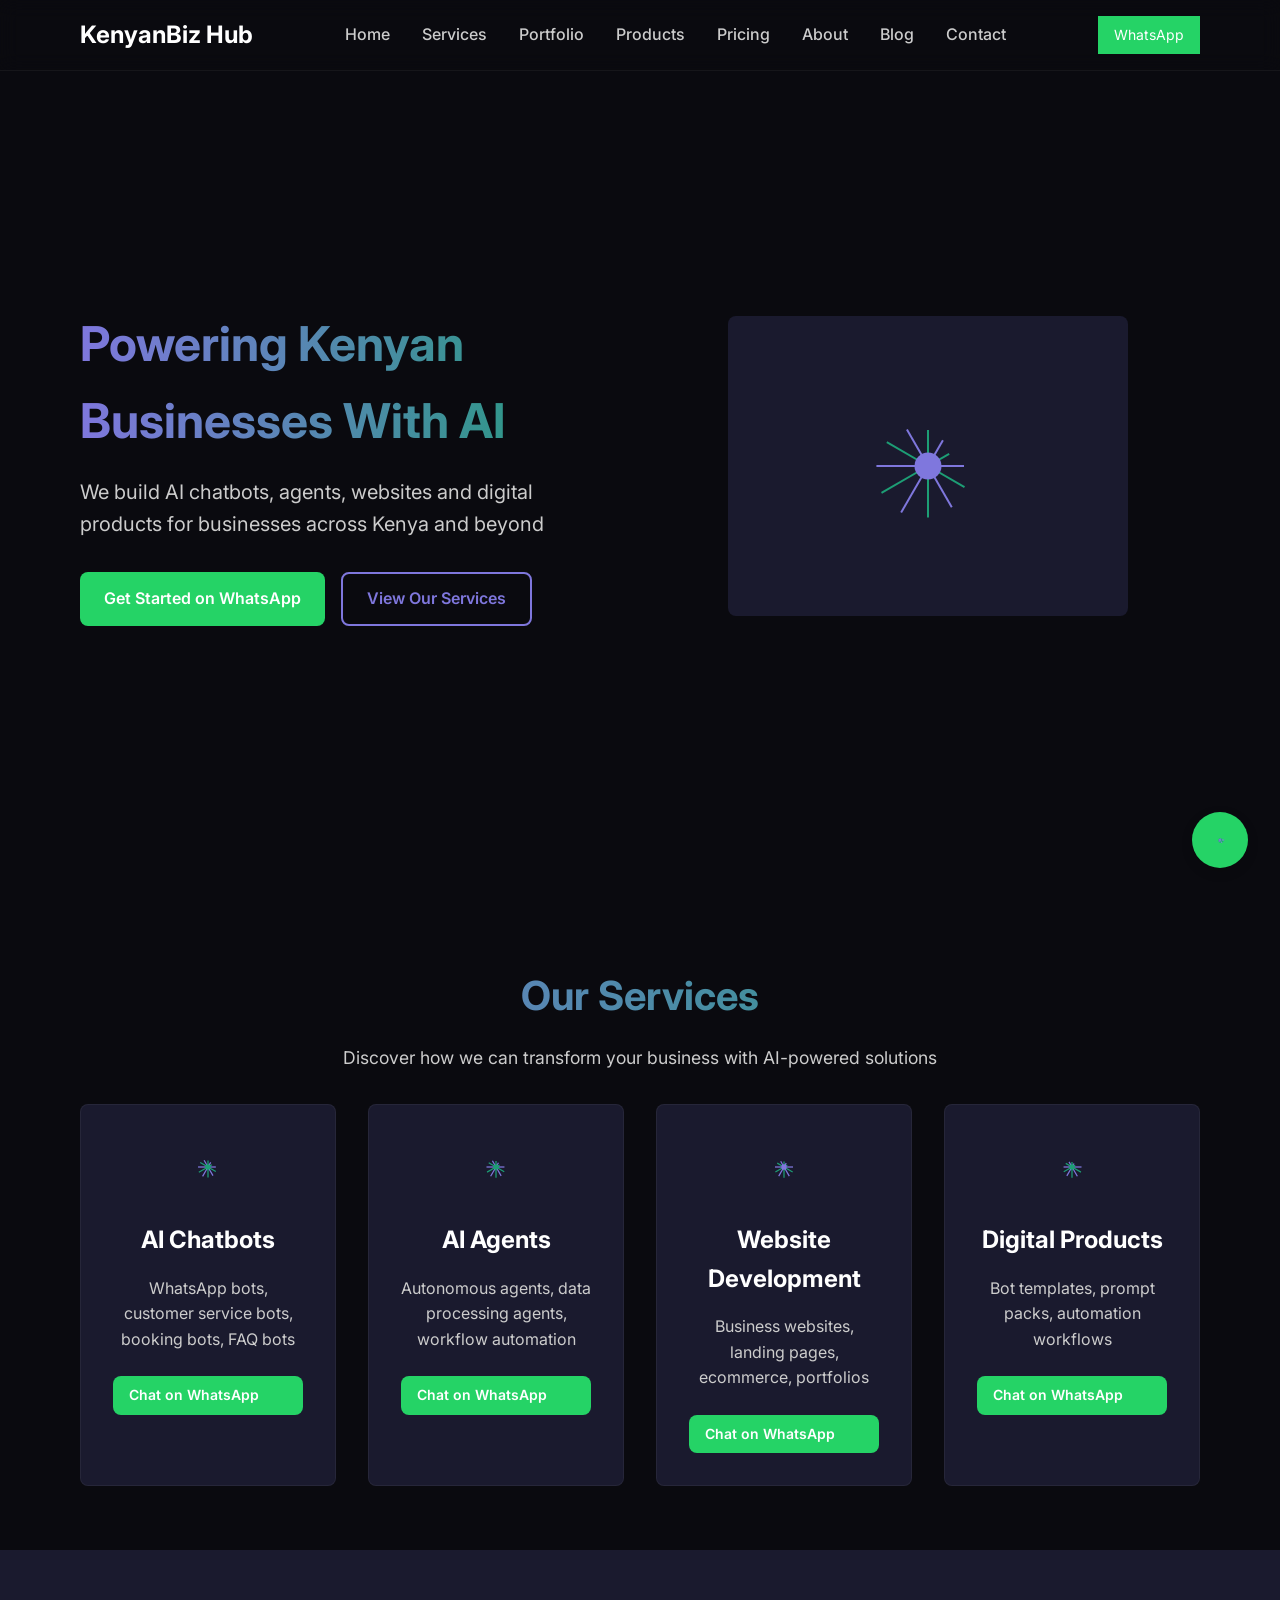
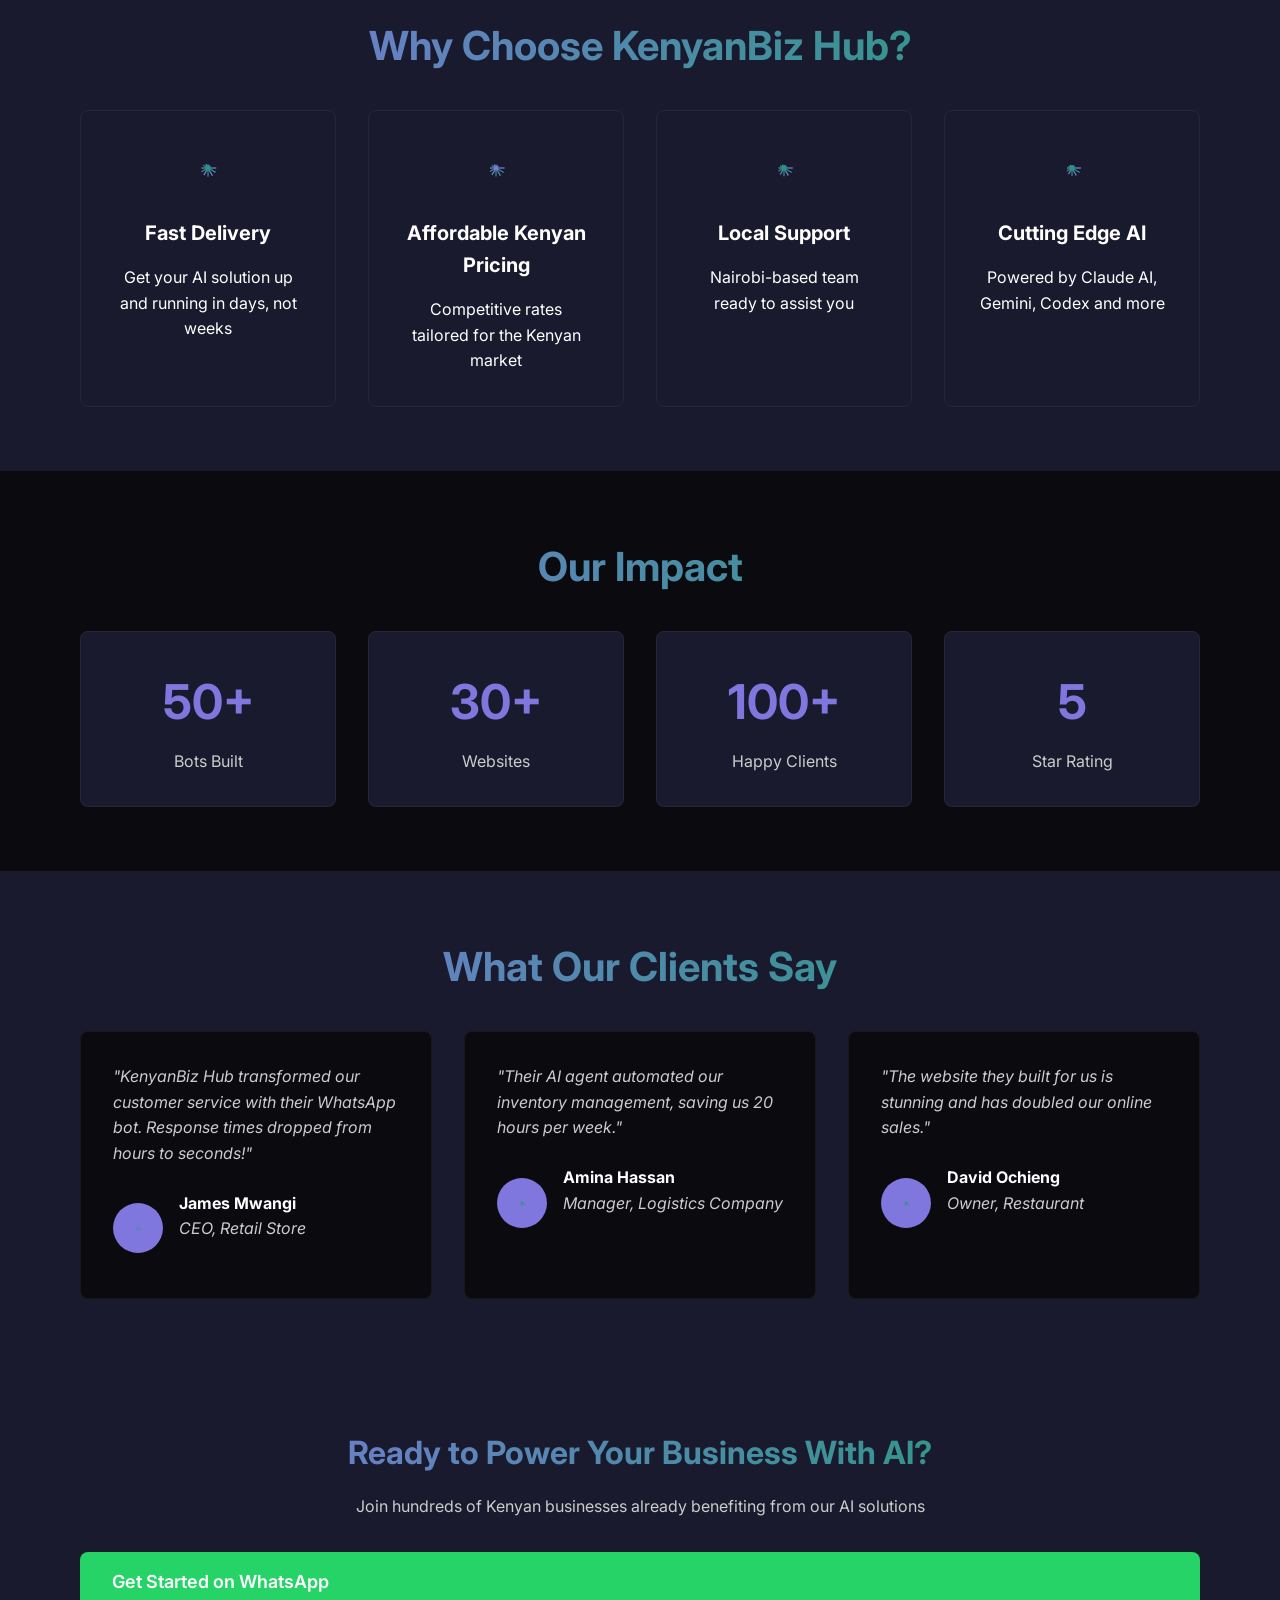
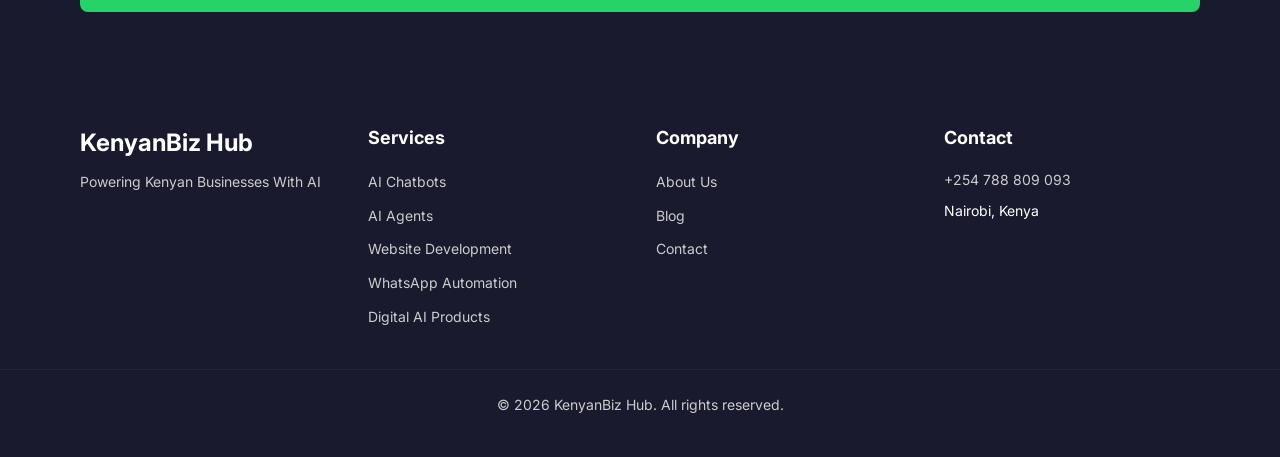
<file: index.html>
<!DOCTYPE html>
<html lang="en">
<head>
    <meta charset="UTF-8">
    <meta name="viewport" content="width=device-width, initial-scale=1.0">
    <title>KenyanBiz Hub - AI Chatbots Agents and Websites in Nairobi Kenya</title>
    <meta name="description" content="KenyanBiz Hub builds AI chatbots, WhatsApp bots, AI agents and business websites for Kenyan businesses. Affordable AI automation in Nairobi Kenya.">
    <meta name="keywords" content="AI chatbot Kenya, WhatsApp bot Nairobi, AI agent Kenya, website developer Nairobi, AI automation Kenya">
    <!-- Open Graph -->
    <meta property="og:title" content="KenyanBiz Hub - AI Chatbots Agents and Websites in Nairobi Kenya">
    <meta property="og:description" content="KenyanBiz Hub builds AI chatbots, WhatsApp bots, AI agents and business websites for Kenyan businesses. Affordable AI automation in Nairobi Kenya.">
    <meta property="og:image" content="https://kenyanbiz-hub-website.vercel.app/og-image.jpg">
    <meta property="og:url" content="https://kenyanbiz-hub-website.vercel.app/">
    <meta property="og:type" content="website">
    <meta property="og:site_name" content="KenyanBiz Hub">
    <!-- Twitter Card -->
    <meta name="twitter:card" content="summary_large_image">
    <meta name="twitter:title" content="KenyanBiz Hub - AI Chatbots Agents and Websites in Nairobi Kenya">
    <meta name="twitter:description" content="KenyanBiz Hub builds AI chatbots, WhatsApp bots, AI agents and business websites for Kenyan businesses. Affordable AI automation in Nairobi Kenya.">
    <meta name="twitter:image" content="https://kenyanbiz-hub-website.vercel.app/og-image.jpg">
    <!-- Favicon -->
    <link rel="icon" href="favicon.ico" type="image/x-icon">
    <!-- Google Fonts -->
    <link href="https://fonts.googleapis.com/css2?family=Inter:wght@300;400;500;600;700&display=swap" rel="stylesheet">
    <!-- Styles -->
    <link rel="stylesheet" href="styles.css">
</head>
<body>
    <!-- Preloader -->
    <div class="preloader">
        <div class="spinner"></div>
    </div>

    <!-- Navigation -->
    <nav class="navbar">
        <div class="container nav-container">
            <a href="index.html" class="logo">KenyanBiz Hub</a>
            <div class="nav-links">
                <ul>
                    <li><a href="index.html">Home</a></li>
                    <li><a href="services.html">Services</a></li>
                    <li><a href="portfolio.html">Portfolio</a></li>
                    <li><a href="products.html">Products</a></li>
                    <li><a href="pricing.html">Pricing</a></li>
                    <li><a href="about.html">About</a></li>
                    <li><a href="blog.html">Blog</a></li>
                    <li><a href="contact.html">Contact</a></li>
                </ul>
            </div>
            <button class="nav-toggle" aria-label="Toggle navigation">
                <span class="hamburger"></span>
            </button>
            <a href="https://wa.me/254788809093?text=Hi%20KenyanBiz%20Hub%2C%20I%20need%20an%20AI%20solution" class="whatsapp-btn nav-whatsapp">WhatsApp</a>
        </div>
    </nav>

    <!-- Hero Section -->
    <section class="hero">
        <div class="container hero-container">
            <div class="hero-content">
                <h1>Powering Kenyan Businesses With AI</h1>
                <p class="subtitle">We build AI chatbots, agents, websites and digital products for businesses across Kenya and beyond</p>
                <div class="hero-actions">
                    <a href="https://wa.me/254788809093?text=Hi%20KenyanBiz%20Hub%2C%20I%20need%20an%20AI%20solution" class="btn btn-primary whatsapp-btn">Get Started on WhatsApp</a>
                    <a href="services.html" class="btn btn-secondary">View Our Services</a>
                </div>
            </div>
            <div class="hero-image">
                <!-- Placeholder for hero image -->
                <div class="image-placeholder">
                    <svg width="400" height="300" viewBox="0 0 400 300" xmlns="http://www.w3.org/2000/svg"><line x1="200.0" y1="150.0" x2="236.0" y2="150.0" stroke="#7F77DD" stroke-width="2.0"/>
<line x1="200.0" y1="150.0" x2="236.50848092530822" y2="171.07818128993102" stroke="#1D9E75" stroke-width="2.0"/>
<line x1="200.0" y1="150.0" x2="223.78508848717885" y2="191.19698172231534" stroke="#7F77DD" stroke-width="2.0"/>
<line x1="200.0" y1="150.0" x2="200.0" y2="201.5884572681199" stroke="#1D9E75" stroke-width="2.0"/>
<line x1="200.0" y1="150.0" x2="173.13673022289015" y2="196.52854811138377" stroke="#7F77DD" stroke-width="2.0"/>
<line x1="200.0" y1="150.0" x2="153.47145188861623" y2="176.86326977710988" stroke="#1D9E75" stroke-width="2.0"/>
<line x1="200.0" y1="150.0" x2="148.4115427318801" y2="150.0" stroke="#7F77DD" stroke-width="2.0"/>
<line x1="200.0" y1="150.0" x2="158.80301827768466" y2="126.21491151282113" stroke="#1D9E75" stroke-width="2.0"/>
<line x1="200.0" y1="150.0" x2="178.92181871006898" y2="113.49151907469178" stroke="#7F77DD" stroke-width="2.0"/>
<line x1="200.0" y1="150.0" x2="200.0" y2="114.0" stroke="#1D9E75" stroke-width="2.0"/>
<line x1="200.0" y1="150.0" x2="214.92181871006898" y2="124.15465185282864" stroke="#7F77DD" stroke-width="2.0"/>
<line x1="200.0" y1="150.0" x2="221.15684735016424" y2="137.78508848717885" stroke="#1D9E75" stroke-width="2.0"/>
<circle cx="200.0" cy="150.0" r="13.5" fill="#7F77DD"/></svg>
                </div>
            </div>
        </div>
    </section>

    <!-- Services Overview -->
    <section class="services-overview">
        <div class="container">
            <h2 class="section-title">Our Services</h2>
            <p class="section-subtitle">Discover how we can transform your business with AI-powered solutions</p>
            <div class="services-grid">
                <!-- AI Chatbots -->
                <div class="service-card">
                    <div class="service-icon">
                        <svg width="48" height="48" viewBox="0 0 48 48" xmlns="http://www.w3.org/2000/svg"><line x1="24.0" y1="24.0" x2="30.26010675168076" y2="24.0" stroke="#7F77DD" stroke-width="1"/>
<line x1="24.0" y1="24.0" x2="30.23538290724796" y2="27.599999999999998" stroke="#1D9E75" stroke-width="1"/>
<line x1="24.0" y1="24.0" x2="27.98310399809133" y2="30.898938496524906" stroke="#7F77DD" stroke-width="1"/>
<line x1="24.0" y1="24.0" x2="24.0" y2="32.466314747863414" stroke="#1D9E75" stroke-width="1"/>
<line x1="24.0" y1="24.0" x2="19.68" y2="31.48245948869755" stroke="#7F77DD" stroke-width="1"/>
<line x1="24.0" y1="24.0" x2="16.667956351915436" y2="28.233157373931707" stroke="#1D9E75" stroke-width="1"/>
<line x1="24.0" y1="24.0" x2="16.033792003817346" y2="24.0" stroke="#7F77DD" stroke-width="1"/>
<line x1="24.0" y1="24.0" x2="17.764617092752044" y2="20.4" stroke="#1D9E75" stroke-width="1"/>
<line x1="24.0" y1="24.0" x2="20.869946624159617" y2="18.578588522641983" stroke="#7F77DD" stroke-width="1"/>
<line x1="24.0" y1="24.0" x2="24.0" y2="18.74010675168076" stroke="#1D9E75" stroke-width="1"/>
<line x1="24.0" y1="24.0" x2="26.16" y2="20.258770255651225" stroke="#7F77DD" stroke-width="1"/>
<line x1="24.0" y1="24.0" x2="27.077674155071822" y2="22.223103998091325" stroke="#1D9E75" stroke-width="1"/>
<circle cx="24.0" cy="24.0" r="2.1599999999999997" fill="#1D9E75"/></svg>
                    </div>
                    <h3>AI Chatbots</h3>
                    <p>WhatsApp bots, customer service bots, booking bots, FAQ bots</p>
                    <a href="https://wa.me/254788809093?text=Hi%20KenyanBiz%20Hub%2C%20I%20need%20an%20AI%20solution" class="btn btn-sm whatsapp-btn">Chat on WhatsApp</a>
                </div>
                <!-- AI Agents -->
                <div class="service-card">
                    <div class="service-icon">
                        <svg width="48" height="48" viewBox="0 0 48 48" xmlns="http://www.w3.org/2000/svg"><line x1="24.0" y1="24.0" x2="30.745018012777926" y2="24.0" stroke="#7F77DD" stroke-width="1"/>
<line x1="24.0" y1="24.0" x2="30.591517075570454" y2="27.805614157948614" stroke="#1D9E75" stroke-width="1"/>
<line x1="24.0" y1="24.0" x2="28.127076581449593" y2="31.148306325798366" stroke="#7F77DD" stroke-width="1"/>
<line x1="24.0" y1="24.0" x2="24.0" y2="32.59624632867516" stroke="#1D9E75" stroke-width="1"/>
<line x1="24.0" y1="24.0" x2="19.70187683566242" y2="31.444567697821405" stroke="#7F77DD" stroke-width="1"/>
<line x1="24.0" y1="24.0" x2="16.851693674201634" y2="28.127076581449593" stroke="#1D9E75" stroke-width="1"/>
<line x1="24.0" y1="24.0" x2="16.388771684102764" y2="24.0" stroke="#7F77DD" stroke-width="1"/>
<line x1="24.0" y1="24.0" x2="18.158643051950683" y2="20.627490993611037" stroke="#1D9E75" stroke-width="1"/>
<line x1="24.0" y1="24.0" x2="21.119999999999997" y2="19.011693674201634" stroke="#7F77DD" stroke-width="1"/>
<line x1="24.0" y1="24.0" x2="24.0" y2="19.225018012777927" stroke="#1D9E75" stroke-width="1"/>
<line x1="24.0" y1="24.0" x2="25.954385842051384" y2="20.61490442397372" stroke="#7F77DD" stroke-width="1"/>
<line x1="24.0" y1="24.0" x2="26.828306325798366" y2="22.367076581449588" stroke="#1D9E75" stroke-width="1"/>
<circle cx="24.0" cy="24.0" r="2.1599999999999997" fill="#1D9E75"/></svg>
                    </div>
                    <h3>AI Agents</h3>
                    <p>Autonomous agents, data processing agents, workflow automation</p>
                    <a href="https://wa.me/254788809093?text=Hi%20KenyanBiz%20Hub%2C%20I%20need%20an%20AI%20solution" class="btn btn-sm whatsapp-btn">Chat on WhatsApp</a>
                </div>
                <!-- Website Development -->
                <div class="service-card">
                    <div class="service-icon">
                        <svg width="48" height="48" viewBox="0 0 48 48" xmlns="http://www.w3.org/2000/svg"><line x1="24.0" y1="24.0" x2="31.2" y2="24.0" stroke="#7F77DD" stroke-width="1"/>
<line x1="24.0" y1="24.0" x2="30.89893849652491" y2="27.983103998091327" stroke="#1D9E75" stroke-width="1"/>
<line x1="24.0" y1="24.0" x2="28.23315737393171" y2="31.332043648084564" stroke="#7F77DD" stroke-width="1"/>
<line x1="24.0" y1="24.0" x2="24.0" y2="32.64" stroke="#1D9E75" stroke-width="1"/>
<line x1="24.0" y1="24.0" x2="19.766842626068293" y2="31.332043648084564" stroke="#7F77DD" stroke-width="1"/>
<line x1="24.0" y1="24.0" x2="17.10106150347509" y2="27.983103998091327" stroke="#1D9E75" stroke-width="1"/>
<line x1="24.0" y1="24.0" x2="16.8" y2="24.0" stroke="#7F77DD" stroke-width="1"/>
<line x1="24.0" y1="24.0" x2="18.57858852264198" y2="20.86994662415962" stroke="#1D9E75" stroke-width="1"/>
<line x1="24.0" y1="24.0" x2="21.370053375840378" y2="19.44479882576129" stroke="#7F77DD" stroke-width="1"/>
<line x1="24.0" y1="24.0" x2="24.0" y2="19.68" stroke="#1D9E75" stroke-width="1"/>
<line x1="24.0" y1="24.0" x2="25.77689600190867" y2="20.922325844928174" stroke="#7F77DD" stroke-width="1"/>
<line x1="24.0" y1="24.0" x2="26.644569003512167" y2="22.473157373931706" stroke="#1D9E75" stroke-width="1"/>
<circle cx="24.0" cy="24.0" r="2.1599999999999997" fill="#7F77DD"/></svg>
                    </div>
                    <h3>Website Development</h3>
                    <p>Business websites, landing pages, ecommerce, portfolios</p>
                    <a href="https://wa.me/254788809093?text=Hi%20KenyanBiz%20Hub%2C%20I%20need%20an%20AI%20solution" class="btn btn-sm whatsapp-btn">Chat on WhatsApp</a>
                </div>
                <!-- Digital Products -->
                <div class="service-card">
                    <div class="service-icon">
                        <svg width="48" height="48" viewBox="0 0 48 48" xmlns="http://www.w3.org/2000/svg"><line x1="24.0" y1="24.0" x2="31.611228315897232" y2="24.0" stroke="#7F77DD" stroke-width="1"/>
<line x1="24.0" y1="24.0" x2="31.148306325798366" y2="28.127076581449593" stroke="#1D9E75" stroke-width="1"/>
<line x1="24.0" y1="24.0" x2="28.298123164337582" y2="31.4445676978214" stroke="#7F77DD" stroke-width="1"/>
<line x1="24.0" y1="24.0" x2="24.0" y2="32.59624632867516" stroke="#1D9E75" stroke-width="1"/>
<line x1="24.0" y1="24.0" x2="19.87292341855041" y2="31.148306325798366" stroke="#7F77DD" stroke-width="1"/>
<line x1="24.0" y1="24.0" x2="17.408482924429546" y2="27.805614157948618" stroke="#1D9E75" stroke-width="1"/>
<line x1="24.0" y1="24.0" x2="17.254981987222074" y2="24.0" stroke="#7F77DD" stroke-width="1"/>
<line x1="24.0" y1="24.0" x2="19.011693674201634" y2="21.12" stroke="#1D9E75" stroke-width="1"/>
<line x1="24.0" y1="24.0" x2="21.61250900638896" y2="19.864744296452585" stroke="#7F77DD" stroke-width="1"/>
<line x1="24.0" y1="24.0" x2="24.0" y2="20.091228315897233" stroke="#1D9E75" stroke-width="1"/>
<line x1="24.0" y1="24.0" x2="25.63292341855041" y2="21.171693674201634" stroke="#7F77DD" stroke-width="1"/>
<line x1="24.0" y1="24.0" x2="26.53204495377533" y2="22.538123164337577" stroke="#1D9E75" stroke-width="1"/>
<circle cx="24.0" cy="24.0" r="2.1599999999999997" fill="#1D9E75"/></svg>
                    </div>
                    <h3>Digital Products</h3>
                    <p>Bot templates, prompt packs, automation workflows</p>
                    <a href="https://wa.me/254788809093?text=Hi%20KenyanBiz%20Hub%2C%20I%20need%20an%20AI%20solution" class="btn btn-sm whatsapp-btn">Chat on WhatsApp</a>
                </div>
            </div>
        </div>
    </section>

    <!-- Why Choose Us -->
    <section class="why-us">
        <div class="container">
            <h2 class="section-title">Why Choose KenyanBiz Hub?</h2>
            <div class="features-grid">
                <div class="feature-card">
                    <div class="feature-icon">
                        <svg width="40" height="40" viewBox="0 0 40 40" xmlns="http://www.w3.org/2000/svg"><line x1="20.0" y1="20.0" x2="26.638506663485547" y2="20.0" stroke="#7F77DD" stroke-width="1"/>
<line x1="20.0" y1="20.0" x2="26.1100363734038" y2="23.52763114494309" stroke="#1D9E75" stroke-width="1"/>
<line x1="20.0" y1="20.0" x2="23.6" y2="26.23538290724796" stroke="#7F77DD" stroke-width="1"/>
<line x1="20.0" y1="20.0" x2="20.0" y2="27.05526228988618" stroke="#1D9E75" stroke-width="1"/>
<line x1="20.0" y1="20.0" x2="16.68074666825723" y2="25.74911541377076" stroke="#7F77DD" stroke-width="1"/>
<line x1="20.0" y1="20.0" x2="14.803847577293368" y2="23.0" stroke="#1D9E75" stroke-width="1"/>
<line x1="20.0" y1="20.0" x2="14.783244373599366" y2="20.0" stroke="#7F77DD" stroke-width="1"/>
<line x1="20.0" y1="20.0" x2="16.20399902146774" y2="17.808377813200316" stroke="#1D9E75" stroke-width="1"/>
<line x1="20.0" y1="20.0" x2="18.2" y2="16.882308546376024" stroke="#7F77DD" stroke-width="1"/>
<line x1="20.0" y1="20.0" x2="20.0" y2="17.038506663485546" stroke="#1D9E75" stroke-width="1"/>
<line x1="20.0" y1="20.0" x2="21.27236885505691" y2="17.796192497073193" stroke="#7F77DD" stroke-width="1"/>
<line x1="20.0" y1="20.0" x2="22.078460969082652" y2="18.799999999999997" stroke="#1D9E75" stroke-width="1"/>
<circle cx="20.0" cy="20.0" r="1.7999999999999998" fill="#1D9E75"/></svg>
                    </div>
                    <h3>Fast Delivery</h3>
                    <p>Get your AI solution up and running in days, not weeks</p>
                </div>
                <div class="feature-card">
                    <div class="feature-icon">
                        <svg width="40" height="40" viewBox="0 0 40 40" xmlns="http://www.w3.org/2000/svg"><line x1="20.0" y1="20.0" x2="26.878460969082653" y2="20.0" stroke="#7F77DD" stroke-width="1"/>
<line x1="20.0" y1="20.0" x2="26.20380641485117" y2="23.58176930361465" stroke="#1D9E75" stroke-width="1"/>
<line x1="20.0" y1="20.0" x2="23.58176930361465" y2="26.20380641485117" stroke="#7F77DD" stroke-width="1"/>
<line x1="20.0" y1="20.0" x2="20.0" y2="26.878460969082653" stroke="#1D9E75" stroke-width="1"/>
<line x1="20.0" y1="20.0" x2="16.828654868376155" y2="25.492930896308714" stroke="#7F77DD" stroke-width="1"/>
<line x1="20.0" y1="20.0" x2="15.132202543292237" y2="22.810424171990803" stroke="#1D9E75" stroke-width="1"/>
<line x1="20.0" y1="20.0" x2="15.2" y2="20.0" stroke="#7F77DD" stroke-width="1"/>
<line x1="20.0" y1="20.0" x2="16.55395358037715" y2="18.010424171990802" stroke="#1D9E75" stroke-width="1"/>
<line x1="20.0" y1="20.0" x2="18.371345131623844" y2="17.179087019978102" stroke="#7F77DD" stroke-width="1"/>
<line x1="20.0" y1="20.0" x2="20.0" y2="17.27846096908265" stroke="#1D9E75" stroke-width="1"/>
<line x1="20.0" y1="20.0" x2="21.21823069638535" y2="17.889962538520557" stroke="#7F77DD" stroke-width="1"/>
<line x1="20.0" y1="20.0" x2="22.110037461479443" y2="18.78176930361465" stroke="#1D9E75" stroke-width="1"/>
<circle cx="20.0" cy="20.0" r="1.7999999999999998" fill="#7F77DD"/></svg>
                    </div>
                    <h3>Affordable Kenyan Pricing</h3>
                    <p>Competitive rates tailored for the Kenyan market</p>
                </div>
                <div class="feature-card">
                    <div class="feature-icon">
                        <svg width="40" height="40" viewBox="0 0 40 40" xmlns="http://www.w3.org/2000/svg"><line x1="20.0" y1="20.0" x2="27.05526228988618" y2="20.0" stroke="#7F77DD" stroke-width="1"/>
<line x1="20.0" y1="20.0" x2="26.23538290724796" y2="23.6" stroke="#1D9E75" stroke-width="1"/>
<line x1="20.0" y1="20.0" x2="23.52763114494309" y2="26.1100363734038" stroke="#7F77DD" stroke-width="1"/>
<line x1="20.0" y1="20.0" x2="20.0" y2="26.638506663485547" stroke="#1D9E75" stroke-width="1"/>
<line x1="20.0" y1="20.0" x2="17.0" y2="25.196152422706632" stroke="#7F77DD" stroke-width="1"/>
<line x1="20.0" y1="20.0" x2="15.48215710220165" y2="22.608377813200317" stroke="#1D9E75" stroke-width="1"/>
<line x1="20.0" y1="20.0" x2="15.616755626400632" y2="20.0" stroke="#7F77DD" stroke-width="1"/>
<line x1="20.0" y1="20.0" x2="16.88230854637602" y2="18.2" stroke="#1D9E75" stroke-width="1"/>
<line x1="20.0" y1="20.0" x2="18.51925333174277" y2="17.435271537440148" stroke="#7F77DD" stroke-width="1"/>
<line x1="20.0" y1="20.0" x2="20.0" y2="17.45526228988618" stroke="#1D9E75" stroke-width="1"/>
<line x1="20.0" y1="20.0" x2="21.2" y2="17.921539030917348" stroke="#7F77DD" stroke-width="1"/>
<line x1="20.0" y1="20.0" x2="22.203807502926807" y2="18.72763114494309" stroke="#1D9E75" stroke-width="1"/>
<circle cx="20.0" cy="20.0" r="1.7999999999999998" fill="#1D9E75"/></svg>
                    </div>
                    <h3>Local Support</h3>
                    <p>Nairobi-based team ready to assist you</p>
                </div>
                <div class="feature-card">
                    <div class="feature-icon">
                        <svg width="40" height="40" viewBox="0 0 40 40" xmlns="http://www.w3.org/2000/svg"><line x1="20.0" y1="20.0" x2="27.1635386072293" y2="20.0" stroke="#7F77DD" stroke-width="1"/>
<line x1="20.0" y1="20.0" x2="26.20380641485117" y2="23.58176930361465" stroke="#1D9E75" stroke-width="1"/>
<line x1="20.0" y1="20.0" x2="23.439230484541326" y2="25.956921938165305" stroke="#7F77DD" stroke-width="1"/>
<line x1="20.0" y1="20.0" x2="20.0" y2="26.342690263247697" stroke="#1D9E75" stroke-width="1"/>
<line x1="20.0" y1="20.0" x2="17.189575828009197" y2="24.867797456707763" stroke="#7F77DD" stroke-width="1"/>
<line x1="20.0" y1="20.0" x2="15.843078061834694" y2="22.4" stroke="#1D9E75" stroke-width="1"/>
<line x1="20.0" y1="20.0" x2="16.020848343981605" y2="20.0" stroke="#7F77DD" stroke-width="1"/>
<line x1="20.0" y1="20.0" x2="17.179087019978102" y2="18.371345131623848" stroke="#1D9E75" stroke-width="1"/>
<line x1="20.0" y1="20.0" x2="18.639230484541326" y2="17.643078061834693" stroke="#7F77DD" stroke-width="1"/>
<line x1="20.0" y1="20.0" x2="20.0" y2="17.563538607229297" stroke="#1D9E75" stroke-width="1"/>
<line x1="20.0" y1="20.0" x2="21.21823069638535" y2="17.889962538520557" stroke="#7F77DD" stroke-width="1"/>
<line x1="20.0" y1="20.0" x2="22.356921938165307" y2="18.639230484541326" stroke="#1D9E75" stroke-width="1"/>
<circle cx="20.0" cy="20.0" r="1.7999999999999998" fill="#1D9E75"/></svg>
                    </div>
                    <h3>Cutting Edge AI</h3>
                    <p>Powered by Claude AI, Gemini, Codex and more</p>
                </div>
            </div>
        </div>
    </section>

    <!-- Stats -->
    <section class="stats">
        <div class="container">
            <h2 class="section-title">Our Impact</h2>
            <div class="stats-grid">
                <div class="stat-item">
                    <div class="stat-number">50+</div>
                    <div class="stat-label">Bots Built</div>
                </div>
                <div class="stat-item">
                    <div class="stat-number">30+</div>
                    <div class="stat-label">Websites</div>
                </div>
                <div class="stat-item">
                    <div class="stat-number">100+</div>
                    <div class="stat-label">Happy Clients</div>
                </div>
                <div class="stat-item">
                    <div class="stat-number">5</div>
                    <div class="stat-label">Star Rating</div>
                </div>
            </div>
        </div>
    </section>

    <!-- Testimonials -->
    <section class="testimonials">
        <div class="container">
            <h2 class="section-title">What Our Clients Say</h2>
            <div class="testimonials-grid">
                <div class="testimonial-card">
                    <div class="testimonial-content">
                        <p>"KenyanBiz Hub transformed our customer service with their WhatsApp bot. Response times dropped from hours to seconds!"</p>
                        <div class="testimonial-author">
                            <div class="author-avatar">
                                <svg width="40" height="40" viewBox="0 0 40 40" xmlns="http://www.w3.org/2000/svg"><line x1="20.0" y1="20.0" x2="27.200000000000003" y2="20.0" stroke="#7F77DD" stroke-width="1"/>
<line x1="20.0" y1="20.0" x2="26.1100363734038" y2="23.52763114494309" stroke="#1D9E75" stroke-width="1"/>
<line x1="20.0" y1="20.0" x2="23.319253331742775" y2="25.749115413770756" stroke="#7F77DD" stroke-width="1"/>
<line x1="20.0" y1="20.0" x2="20.0" y2="26.0" stroke="#1D9E75" stroke-width="1"/>
<line x1="20.0" y1="20.0" x2="17.391622186799687" y2="24.51784289779835" stroke="#7F77DD" stroke-width="1"/>
<line x1="20.0" y1="20.0" x2="16.203999021467737" y2="22.191622186799684" stroke="#1D9E75" stroke-width="1"/>
<line x1="20.0" y1="20.0" x2="16.4" y2="20.0" stroke="#7F77DD" stroke-width="1"/>
<line x1="20.0" y1="20.0" x2="17.435271537440148" y2="18.519253331742775" stroke="#1D9E75" stroke-width="1"/>
<line x1="20.0" y1="20.0" x2="18.72763114494309" y2="17.796192497073193" stroke="#7F77DD" stroke-width="1"/>
<line x1="20.0" y1="20.0" x2="20.0" y2="17.6" stroke="#1D9E75" stroke-width="1"/>
<line x1="20.0" y1="20.0" x2="21.27236885505691" y2="17.796192497073193" stroke="#7F77DD" stroke-width="1"/>
<line x1="20.0" y1="20.0" x2="22.564728462559852" y2="18.51925333174277" stroke="#1D9E75" stroke-width="1"/>
<circle cx="20.0" cy="20.0" r="1.7999999999999998" fill="#7F77DD"/></svg>
                            </div>
                            <div>
                                <h4>James Mwangi</h4>
                                <p>CEO, Retail Store</p>
                            </div>
                        </div>
                    </div>
                </div>
                <div class="testimonial-card">
                    <div class="testimonial-content">
                        <p>"Their AI agent automated our inventory management, saving us 20 hours per week."</p>
                        <div class="testimonial-author">
                            <div class="author-avatar">
                                <svg width="40" height="40" viewBox="0 0 40 40" xmlns="http://www.w3.org/2000/svg"><line x1="20.0" y1="20.0" x2="27.1635386072293" y2="20.0" stroke="#7F77DD" stroke-width="1"/>
<line x1="20.0" y1="20.0" x2="25.95692193816531" y2="23.439230484541326" stroke="#1D9E75" stroke-width="1"/>
<line x1="20.0" y1="20.0" x2="23.17134513162385" y2="25.492930896308714" stroke="#7F77DD" stroke-width="1"/>
<line x1="20.0" y1="20.0" x2="20.0" y2="25.620848343981606" stroke="#1D9E75" stroke-width="1"/>
<line x1="20.0" y1="20.0" x2="17.6" y2="24.156921938165304" stroke="#7F77DD" stroke-width="1"/>
<line x1="20.0" y1="20.0" x2="16.55395358037715" y2="21.989575828009198" stroke="#1D9E75" stroke-width="1"/>
<line x1="20.0" y1="20.0" x2="16.742690263247695" y2="20.0" stroke="#7F77DD" stroke-width="1"/>
<line x1="20.0" y1="20.0" x2="17.643078061834693" y2="18.639230484541326" stroke="#1D9E75" stroke-width="1"/>
<line x1="20.0" y1="20.0" x2="18.78176930361465" y2="17.889962538520557" stroke="#7F77DD" stroke-width="1"/>
<line x1="20.0" y1="20.0" x2="20.0" y2="17.563538607229297" stroke="#1D9E75" stroke-width="1"/>
<line x1="20.0" y1="20.0" x2="21.360769515458674" y2="17.643078061834693" stroke="#7F77DD" stroke-width="1"/>
<line x1="20.0" y1="20.0" x2="22.820912980021898" y2="18.371345131623848" stroke="#1D9E75" stroke-width="1"/>
<circle cx="20.0" cy="20.0" r="1.7999999999999998" fill="#1D9E75"/></svg>
                            </div>
                            <div>
                                <h4>Amina Hassan</h4>
                                <p>Manager, Logistics Company</p>
                            </div>
                        </div>
                    </div>
                </div>
                <div class="testimonial-card">
                    <div class="testimonial-content">
                        <p>"The website they built for us is stunning and has doubled our online sales."</p>
                        <div class="testimonial-author">
                            <div class="author-avatar">
                                <svg width="40" height="40" viewBox="0 0 40 40" xmlns="http://www.w3.org/2000/svg"><line x1="20.0" y1="20.0" x2="27.05526228988618" y2="20.0" stroke="#7F77DD" stroke-width="1"/>
<line x1="20.0" y1="20.0" x2="25.74911541377076" y2="23.31925333174277" stroke="#1D9E75" stroke-width="1"/>
<line x1="20.0" y1="20.0" x2="23.0" y2="25.196152422706632" stroke="#7F77DD" stroke-width="1"/>
<line x1="20.0" y1="20.0" x2="20.0" y2="25.216755626400634" stroke="#1D9E75" stroke-width="1"/>
<line x1="20.0" y1="20.0" x2="17.808377813200316" y2="23.796000978532263" stroke="#7F77DD" stroke-width="1"/>
<line x1="20.0" y1="20.0" x2="16.88230854637602" y2="21.8" stroke="#1D9E75" stroke-width="1"/>
<line x1="20.0" y1="20.0" x2="17.038506663485546" y2="20.0" stroke="#7F77DD" stroke-width="1"/>
<line x1="20.0" y1="20.0" x2="17.796192497073193" y2="18.72763114494309" stroke="#1D9E75" stroke-width="1"/>
<line x1="20.0" y1="20.0" x2="18.799999999999997" y2="17.921539030917348" stroke="#7F77DD" stroke-width="1"/>
<line x1="20.0" y1="20.0" x2="20.0" y2="17.45526228988618" stroke="#1D9E75" stroke-width="1"/>
<line x1="20.0" y1="20.0" x2="21.480746668257225" y2="17.435271537440148" stroke="#7F77DD" stroke-width="1"/>
<line x1="20.0" y1="20.0" x2="23.117691453623976" y2="18.2" stroke="#1D9E75" stroke-width="1"/>
<circle cx="20.0" cy="20.0" r="1.7999999999999998" fill="#1D9E75"/></svg>
                            </div>
                            <div>
                                <h4>David Ochieng</h4>
                                <p>Owner, Restaurant</p>
                            </div>
                        </div>
                    </div>
                </div>
            </div>
        </div>
    </section>

    <!-- Final CTA -->
    <section class="final-cta">
        <div class="container">
            <h2>Ready to Power Your Business With AI?</h2>
            <p>Join hundreds of Kenyan businesses already benefiting from our AI solutions</p>
            <a href="https://wa.me/254788809093?text=Hi%20KenyanBiz%20Hub%2C%20I%20need%20an%20AI%20solution" class="btn btn-large whatsapp-btn">Get Started on WhatsApp</a>
        </div>
    </section>

    <!-- Footer -->
    <footer class="footer">
        <div class="container footer-container">
            <div class="footer-logo">
                <h3>KenyanBiz Hub</h3>
                <p>Powering Kenyan Businesses With AI</p>
            </div>
            <div class="footer-links">
                <h4>Services</h4>
                <ul>
                    <li><a href="services.html#ai-chatbots">AI Chatbots</a></li>
                    <li><a href="services.html#ai-agents">AI Agents</a></li>
                    <li><a href="services.html#website-dev">Website Development</a></li>
                    <li><a href="services.html#whatsapp-auto">WhatsApp Automation</a></li>
                    <li><a href="services.html#digital-products">Digital AI Products</a></li>
                </ul>
            </div>
            <div class="footer-links">
                <h4>Company</h4>
                <ul>
                    <li><a href="about.html">About Us</a></li>
                    <li><a href="blog.html">Blog</a></li>
                    <li><a href="contact.html">Contact</a></li>
                </ul>
            </div>
            <div class="footer-contact">
                <h4>Contact</h4>
                <p><a href="https://wa.me/254788809093?text=Hi%20KenyanBiz%20Hub%2C%20I%20need%20an%20AI%20solution" class="footer-whatsapp">+254 788 809 093</a></p>
                <p>Nairobi, Kenya</p>
            </div>
        </div>
        <div class="footer-bottom">
            <div class="container">
                <p>&copy; 2026 KenyanBiz Hub. All rights reserved.</p>
            </div>
        </div>
    </footer>

    <!-- Floating WhatsApp Button -->
    <a href="https://wa.me/254788809093?text=Hi%20KenyanBiz%20Hub%2C%20I%20need%20an%20AI%20solution" class="float-whatsapp">
        <svg width="24" height="24" viewBox="0 0 24 24" xmlns="http://www.w3.org/2000/svg"><line x1="12.0" y1="12.0" x2="16.127076581449593" y2="12.0" stroke="#7F77DD" stroke-width="1"/>
<line x1="12.0" y1="12.0" x2="15.295758537785227" y2="13.902807078974309" stroke="#1D9E75" stroke-width="1"/>
<line x1="12.0" y1="12.0" x2="13.686254503194482" y2="14.920678474024658" stroke="#7F77DD" stroke-width="1"/>
<line x1="12.0" y1="12.0" x2="12.0" y2="14.879999999999999" stroke="#1D9E75" stroke-width="1"/>
<line x1="12.0" y1="12.0" x2="10.806254503194483" y2="14.06762785177371" stroke="#7F77DD" stroke-width="1"/>
<line x1="12.0" y1="12.0" x2="10.30745221198686" y2="12.977192921025692" stroke="#1D9E75" stroke-width="1"/>
<line x1="12.0" y1="12.0" x2="10.367076581449592" y2="12.0" stroke="#7F77DD" stroke-width="1"/>
<line x1="12.0" y1="12.0" x2="10.733977523112335" y2="11.26906158216879" stroke="#1D9E75" stroke-width="1"/>
<line x1="12.0" y1="12.0" x2="11.269061582168789" y2="10.733977523112335" stroke="#7F77DD" stroke-width="1"/>
<line x1="12.0" y1="12.0" x2="12.0" y2="10.367076581449592" stroke="#1D9E75" stroke-width="1"/>
<line x1="12.0" y1="12.0" x2="12.977192921025692" y2="10.307452211986861" stroke="#7F77DD" stroke-width="1"/>
<line x1="12.0" y1="12.0" x2="14.067627851773707" y2="10.80625450319448" stroke="#1D9E75" stroke-width="1"/>
<circle cx="12.0" cy="12.0" r="1.0799999999999998" fill="#7F77DD"/></svg>
    </a>

    <!-- Scripts -->
    <script src="main.js" defer></script>
</body>
</html>
</file>
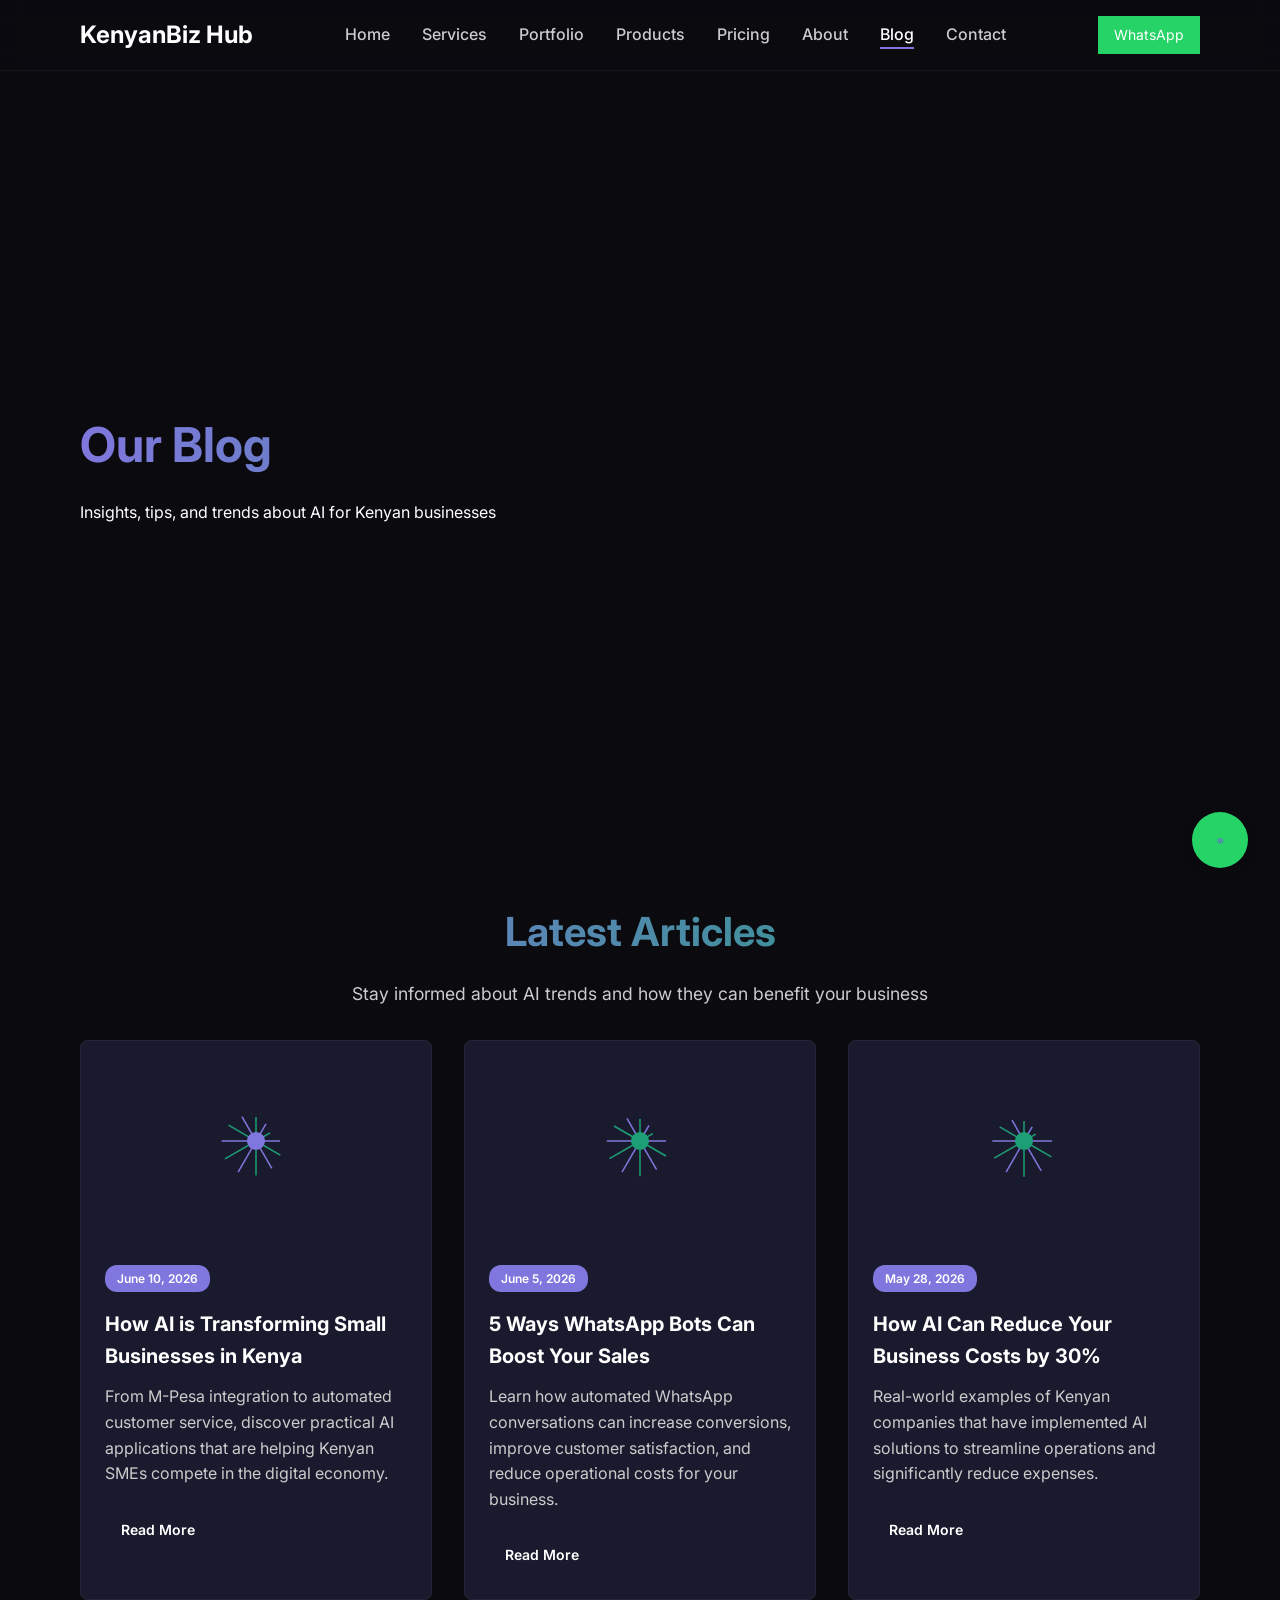
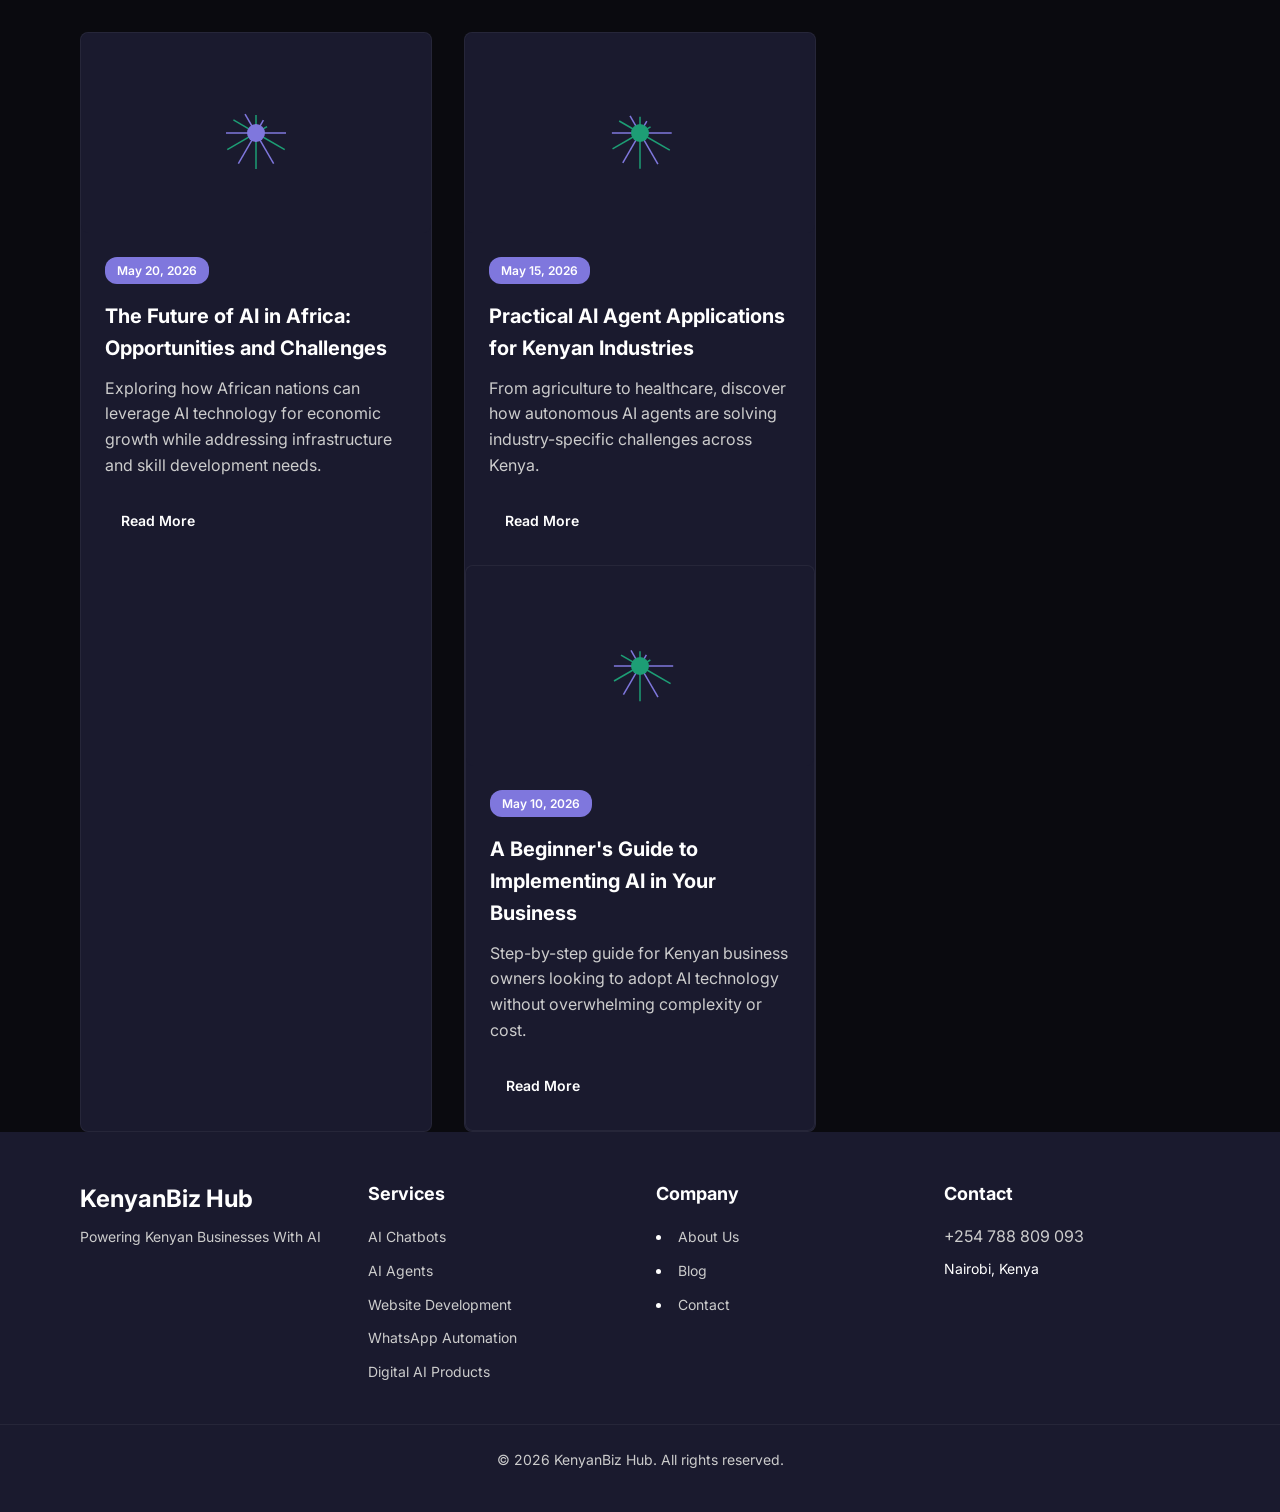
<file: blog.html>
<!DOCTYPE html>
<html lang="en">
<head>
    <meta charset="UTF-8">
    <meta name="viewport" content="width=device-width, initial-scale=1.0">
    <title>Blog - KenyanBiz Hub</title>
    <meta name="description" content="Read our latest articles about AI for Kenyan businesses, WhatsApp bot benefits, and the future of AI in Africa.">
    <meta name="keywords" content="AI chatbot Kenya, WhatsApp bot Nairobi, AI agent Kenya, website developer Nairobi, AI automation Kenya">
    <!-- Open Graph -->
    <meta property="og:title" content="Blog - KenyanBiz Hub">
    <meta property="og:description" content="Read our latest articles about AI for Kenyan businesses, WhatsApp bot benefits, and the future of AI in Africa.">
    <meta property="og:image" content="https://kenyanbiz-hub-website.vercel.app/og-image.jpg">
    <meta property="og:url" content="https://kenyanbiz-hub-website.vercel.app/blog.html">
    <meta property="og:type" content="website">
    <meta property="og:site_name" content="KenyanBiz Hub">
    <!-- Twitter Card -->
    <meta name="twitter:card" content="summary_large_image">
    <meta name="twitter:title" content="Blog - KenyanBiz Hub">
    <meta name="twitter:description" content="Read our latest articles about AI for Kenyan businesses, WhatsApp bot benefits, and the future of AI in Africa.">
    <meta name="twitter:image" content="https://kenyanbiz-hub-website.vercel.app/og-image.jpg">
    <!-- Favicon -->
    <link rel="icon" href="favicon.ico" type="image/x-icon">
    <!-- Google Fonts -->
    <link href="https://fonts.googleapis.com/css2?family=Inter:wght@300;400;500;600;700&display=swap" rel="stylesheet">
    <!-- Styles -->
    <link rel="stylesheet" href="styles.css">
</head>
<body>
    <!-- Preloader -->
    <div class="preloader">
        <div class="spinner"></div>
    </div>

    <!-- Navigation -->
    <nav class="navbar">
        <div class="container nav-container">
            <a href="index.html" class="logo">KenyanBiz Hub</a>
            <div class="nav-links">
                <ul>
                    <li><a href="index.html">Home</a></li>
                    <li><a href="services.html">Services</a></li>
                    <li><a href="portfolio.html">Portfolio</a></li>
                    <li><a href="products.html">Products</a></li>
                    <li><a href="pricing.html">Pricing</a></li>
                    <li><a href="about.html">About</a></li>
                    <li><a href="blog.html" class="active">Blog</a></li>
                    <li><a href="contact.html">Contact</a></li>
                </ul>
            </div>
            <button class="nav-toggle" aria-label="Toggle navigation">
                <span class="hamburger"></span>
            </button>
            <a href="https://wa.me/254788809093?text=Hi%20KenyanBiz%20Hub%2C%20I%20need%20an%20AI%20solution" class="whatsapp-btn nav-whatsapp">WhatsApp</a>
        </div>
    </nav>

    <!-- Hero Section -->
    <section class="hero inner-page">
        <div class="container">
            <h1>Our Blog</h1>
            <p>Insights, tips, and trends about AI for Kenyan businesses</p>
        </div>
    </section>

    <!-- Blog Grid -->
    <section class="blog">
        <div class="container">
            <h2 class="section-title">Latest Articles</h2>
            <p class="section-subtitle">Stay informed about AI trends and how they can benefit your business</p>
            <div class="blog-grid">
                <!-- Blog Post 1 -->
                <div class="blog-card">
                    <div class="blog-image">
                        <div class="image-placeholder">
                            <svg width="300" height="200" viewBox="0 0 300 200" xmlns="http://www.w3.org/2000/svg"><line x1="150.0" y1="100.0" x2="174.0" y2="100.0" stroke="#7F77DD" stroke-width="1.5"/>
<line x1="150.0" y1="100.0" x2="174.3389872835388" y2="114.05212085995402" stroke="#1D9E75" stroke-width="1.5"/>
<line x1="150.0" y1="100.0" x2="165.85672565811925" y2="127.46465448154356" stroke="#7F77DD" stroke-width="1.5"/>
<line x1="150.0" y1="100.0" x2="150.0" y2="134.39230484541326" stroke="#1D9E75" stroke-width="1.5"/>
<line x1="150.0" y1="100.0" x2="132.09115348192677" y2="131.01903207425585" stroke="#7F77DD" stroke-width="1.5"/>
<line x1="150.0" y1="100.0" x2="118.98096792574415" y2="117.90884651807325" stroke="#1D9E75" stroke-width="1.5"/>
<line x1="150.0" y1="100.0" x2="115.60769515458674" y2="100.0" stroke="#7F77DD" stroke-width="1.5"/>
<line x1="150.0" y1="100.0" x2="122.53534551845644" y2="84.14327434188075" stroke="#1D9E75" stroke-width="1.5"/>
<line x1="150.0" y1="100.0" x2="135.94787914004598" y2="75.66101271646119" stroke="#7F77DD" stroke-width="1.5"/>
<line x1="150.0" y1="100.0" x2="150.0" y2="76.0" stroke="#1D9E75" stroke-width="1.5"/>
<line x1="150.0" y1="100.0" x2="159.94787914004598" y2="82.76976790188576" stroke="#7F77DD" stroke-width="1.5"/>
<line x1="150.0" y1="100.0" x2="164.1045649001095" y2="91.85672565811923" stroke="#1D9E75" stroke-width="1.5"/>
<circle cx="150.0" cy="100.0" r="9.0" fill="#7F77DD"/></svg>
                        </div>
                    </div>
                    <div class="blog-content">
                        <span class="blog-date">June 10, 2026</span>
                        <h3>How AI is Transforming Small Businesses in Kenya</h3>
                        <p>From M-Pesa integration to automated customer service, discover practical AI applications that are helping Kenyan SMEs compete in the digital economy.</p>
                        <a href="#" class="btn btn-sm">Read More</a>
                    </div>
                </div>

                <!-- Blog Post 2 -->
                <div class="blog-card">
                    <div class="blog-image">
                        <div class="image-placeholder">
                            <svg width="300" height="200" viewBox="0 0 300 200" xmlns="http://www.w3.org/2000/svg"><line x1="150.0" y1="100.0" x2="176.08377813200318" y2="100.0" stroke="#7F77DD" stroke-width="1.5"/>
<line x1="150.0" y1="100.0" x2="175.98076211353316" y2="115.0" stroke="#1D9E75" stroke-width="1.5"/>
<line x1="150.0" y1="100.0" x2="166.59626665871386" y2="128.74557706885378" stroke="#7F77DD" stroke-width="1.5"/>
<line x1="150.0" y1="100.0" x2="150.0" y2="135.27631144943092" stroke="#1D9E75" stroke-width="1.5"/>
<line x1="150.0" y1="100.0" x2="132.0" y2="131.1769145362398" stroke="#7F77DD" stroke-width="1.5"/>
<line x1="150.0" y1="100.0" x2="119.44981813298098" y2="117.63815572471545" stroke="#1D9E75" stroke-width="1.5"/>
<line x1="150.0" y1="100.0" x2="116.80746668257227" y2="100.0" stroke="#7F77DD" stroke-width="1.5"/>
<line x1="150.0" y1="100.0" x2="124.01923788646684" y2="85.0" stroke="#1D9E75" stroke-width="1.5"/>
<line x1="150.0" y1="100.0" x2="136.9581109339984" y2="77.41078551100826" stroke="#7F77DD" stroke-width="1.5"/>
<line x1="150.0" y1="100.0" x2="150.0" y2="78.08377813200316" stroke="#1D9E75" stroke-width="1.5"/>
<line x1="150.0" y1="100.0" x2="159.0" y2="84.4115427318801" stroke="#7F77DD" stroke-width="1.5"/>
<line x1="150.0" y1="100.0" x2="162.82364231279928" y2="92.59626665871386" stroke="#1D9E75" stroke-width="1.5"/>
<circle cx="150.0" cy="100.0" r="9.0" fill="#1D9E75"/></svg>
                        </div>
                    </div>
                    <div class="blog-content">
                        <span class="blog-date">June 5, 2026</span>
                        <h3>5 Ways WhatsApp Bots Can Boost Your Sales</h3>
                        <p>Learn how automated WhatsApp conversations can increase conversions, improve customer satisfaction, and reduce operational costs for your business.</p>
                        <a href="#" class="btn btn-sm">Read More</a>
                    </div>
                </div>

                <!-- Blog Post 3 -->
                <div class="blog-card">
                    <div class="blog-image">
                        <div class="image-placeholder">
                            <svg width="300" height="200" viewBox="0 0 300 200" xmlns="http://www.w3.org/2000/svg"><line x1="150.0" y1="100.0" x2="178.10424171990803" y2="100.0" stroke="#7F77DD" stroke-width="1.5"/>
<line x1="150.0" y1="100.0" x2="177.46465448154356" y2="115.85672565811923" stroke="#1D9E75" stroke-width="1.5"/>
<line x1="150.0" y1="100.0" x2="167.19615242270663" y2="129.78460969082653" stroke="#7F77DD" stroke-width="1.5"/>
<line x1="150.0" y1="100.0" x2="150.0" y2="135.8176930361465" stroke="#1D9E75" stroke-width="1.5"/>
<line x1="150.0" y1="100.0" x2="132.09115348192677" y2="131.01903207425585" stroke="#7F77DD" stroke-width="1.5"/>
<line x1="150.0" y1="100.0" x2="120.21539030917347" y2="117.19615242270663" stroke="#1D9E75" stroke-width="1.5"/>
<line x1="150.0" y1="100.0" x2="118.28654868376152" y2="100.0" stroke="#7F77DD" stroke-width="1.5"/>
<line x1="150.0" y1="100.0" x2="125.66101271646119" y2="85.94787914004598" stroke="#1D9E75" stroke-width="1.5"/>
<line x1="150.0" y1="100.0" x2="138.0" y2="79.21539030917347" stroke="#7F77DD" stroke-width="1.5"/>
<line x1="150.0" y1="100.0" x2="150.0" y2="80.10424171990802" stroke="#1D9E75" stroke-width="1.5"/>
<line x1="150.0" y1="100.0" x2="158.14327434188075" y2="85.8954350998905" stroke="#7F77DD" stroke-width="1.5"/>
<line x1="150.0" y1="100.0" x2="161.78460969082653" y2="93.19615242270662" stroke="#1D9E75" stroke-width="1.5"/>
<circle cx="150.0" cy="100.0" r="9.0" fill="#1D9E75"/></svg>
                        </div>
                    </div>
                    <div class="blog-content">
                        <span class="blog-date">May 28, 2026</span>
                        <h3>How AI Can Reduce Your Business Costs by 30%</h3>
                        <p>Real-world examples of Kenyan companies that have implemented AI solutions to streamline operations and significantly reduce expenses.</p>
                        <a href="#" class="btn btn-sm">Read More</a>
                    </div>
                </div>

                <!-- Blog Post 4 -->
                <div class="blog-card">
                    <div class="blog-image">
                        <div class="image-placeholder">
                            <svg width="300" height="200" viewBox="0 0 300 200" xmlns="http://www.w3.org/2000/svg"><line x1="150.0" y1="100.0" x2="180.0" y2="100.0" stroke="#7F77DD" stroke-width="1.5"/>
<line x1="150.0" y1="100.0" x2="178.74557706885378" y2="116.59626665871386" stroke="#1D9E75" stroke-width="1.5"/>
<line x1="150.0" y1="100.0" x2="167.63815572471546" y2="130.550181867019" stroke="#7F77DD" stroke-width="1.5"/>
<line x1="150.0" y1="100.0" x2="150.0" y2="136.0" stroke="#1D9E75" stroke-width="1.5"/>
<line x1="150.0" y1="100.0" x2="132.36184427528457" y2="130.55018186701903" stroke="#7F77DD" stroke-width="1.5"/>
<line x1="150.0" y1="100.0" x2="121.25442293114621" y2="116.59626665871386" stroke="#1D9E75" stroke-width="1.5"/>
<line x1="150.0" y1="100.0" x2="120.0" y2="100.0" stroke="#7F77DD" stroke-width="1.5"/>
<line x1="150.0" y1="100.0" x2="127.41078551100824" y2="86.95811093399841" stroke="#1D9E75" stroke-width="1.5"/>
<line x1="150.0" y1="100.0" x2="139.04188906600157" y2="81.0199951073387" stroke="#7F77DD" stroke-width="1.5"/>
<line x1="150.0" y1="100.0" x2="150.0" y2="82.0" stroke="#1D9E75" stroke-width="1.5"/>
<line x1="150.0" y1="100.0" x2="157.40373334128614" y2="87.17635768720073" stroke="#7F77DD" stroke-width="1.5"/>
<line x1="150.0" y1="100.0" x2="161.01903751463405" y2="93.63815572471545" stroke="#1D9E75" stroke-width="1.5"/>
<circle cx="150.0" cy="100.0" r="9.0" fill="#7F77DD"/></svg>
                        </div>
                    </div>
                    <div class="blog-content">
                        <span class="blog-date">May 20, 2026</span>
                        <h3>The Future of AI in Africa: Opportunities and Challenges</h3>
                        <p>Exploring how African nations can leverage AI technology for economic growth while addressing infrastructure and skill development needs.</p>
                        <a href="#" class="btn btn-sm">Read More</a>
                    </div>
                </div>

                <!-- Blog Post 5 -->
                <div class="blog-card">
                    <div class="blog-image">
                        <div class="image-placeholder">
                            <svg width="300" height="200" viewBox="0 0 300 200" xmlns="http://www.w3.org/2000/svg"><line x1="150.0" y1="100.0" x2="181.71345131623846" y2="100.0" stroke="#7F77DD" stroke-width="1.5"/>
<line x1="150.0" y1="100.0" x2="179.78460969082653" y2="117.19615242270663" stroke="#1D9E75" stroke-width="1.5"/>
<line x1="150.0" y1="100.0" x2="167.90884651807326" y2="131.01903207425585" stroke="#7F77DD" stroke-width="1.5"/>
<line x1="150.0" y1="100.0" x2="150.0" y2="135.8176930361465" stroke="#1D9E75" stroke-width="1.5"/>
<line x1="150.0" y1="100.0" x2="132.80384757729337" y2="129.78460969082653" stroke="#7F77DD" stroke-width="1.5"/>
<line x1="150.0" y1="100.0" x2="122.53534551845644" y2="115.85672565811925" stroke="#1D9E75" stroke-width="1.5"/>
<line x1="150.0" y1="100.0" x2="121.89575828009197" y2="100.0" stroke="#7F77DD" stroke-width="1.5"/>
<line x1="150.0" y1="100.0" x2="129.21539030917347" y2="88.0" stroke="#1D9E75" stroke-width="1.5"/>
<line x1="150.0" y1="100.0" x2="140.05212085995402" y2="82.76976790188576" stroke="#7F77DD" stroke-width="1.5"/>
<line x1="150.0" y1="100.0" x2="150.0" y2="83.71345131623846" stroke="#1D9E75" stroke-width="1.5"/>
<line x1="150.0" y1="100.0" x2="156.80384757729337" y2="88.21539030917347" stroke="#7F77DD" stroke-width="1.5"/>
<line x1="150.0" y1="100.0" x2="160.5501873073972" y2="93.90884651807325" stroke="#1D9E75" stroke-width="1.5"/>
<circle cx="150.0" cy="100.0" r="9.0" fill="#1D9E75"/></svg>
                        </div>
                    </div>
                    <div class="blog-content">
                        <span class="blog-date">May 15, 2026</span>
                        <h3>Practical AI Agent Applications for Kenyan Industries</h3>
                        <p>From agriculture to healthcare, discover how autonomous AI agents are solving industry-specific challenges across Kenya.</p>
                        <a href="#" class="btn btn-sm">Read More</a>
                    </div
                </div>

                <!-- Blog Post 6 -->
                <div class="blog-card">
                    <div class="blog-image">
                        <div class="image-placeholder">
                            <svg width="300" height="200" viewBox="0 0 300 200" xmlns="http://www.w3.org/2000/svg"><line x1="150.0" y1="100.0" x2="183.19253331742772" y2="100.0" stroke="#7F77DD" stroke-width="1.5"/>
<line x1="150.0" y1="100.0" x2="180.55018186701903" y2="117.63815572471545" stroke="#1D9E75" stroke-width="1.5"/>
<line x1="150.0" y1="100.0" x2="168.0" y2="131.1769145362398" stroke="#7F77DD" stroke-width="1.5"/>
<line x1="150.0" y1="100.0" x2="150.0" y2="135.27631144943092" stroke="#1D9E75" stroke-width="1.5"/>
<line x1="150.0" y1="100.0" x2="133.40373334128614" y2="128.74557706885378" stroke="#7F77DD" stroke-width="1.5"/>
<line x1="150.0" y1="100.0" x2="124.01923788646684" y2="115.0" stroke="#1D9E75" stroke-width="1.5"/>
<line x1="150.0" y1="100.0" x2="123.91622186799684" y2="100.0" stroke="#7F77DD" stroke-width="1.5"/>
<line x1="150.0" y1="100.0" x2="131.0199951073387" y2="89.04188906600157" stroke="#1D9E75" stroke-width="1.5"/>
<line x1="150.0" y1="100.0" x2="141.0" y2="84.4115427318801" stroke="#7F77DD" stroke-width="1.5"/>
<line x1="150.0" y1="100.0" x2="150.0" y2="85.19253331742773" stroke="#1D9E75" stroke-width="1.5"/>
<line x1="150.0" y1="100.0" x2="156.36184427528454" y2="88.98096248536595" stroke="#7F77DD" stroke-width="1.5"/>
<line x1="150.0" y1="100.0" x2="160.39230484541326" y2="94.0" stroke="#1D9E75" stroke-width="1.5"/>
<circle cx="150.0" cy="100.0" r="9.0" fill="#1D9E75"/></svg>
                        </div>
                    </div>
                    <div class="blog-content">
                        <span class="blog-date">May 10, 2026</span>
                        <h3>A Beginner's Guide to Implementing AI in Your Business</h3>
                        <p>Step-by-step guide for Kenyan business owners looking to adopt AI technology without overwhelming complexity or cost.</p>
                        <a href="#" class="btn btn-sm">Read More</a>
                    </div>
                </div>
            </div>
        </div>
    </section>

    <!-- Footer -->
    <footer class="footer">
        <div class="container footer-container">
            <div class="footer-logo">
                <h3>KenyanBiz Hub</h3>
                <p>Powering Kenyan Businesses With AI</p>
            </div>
            <div class="footer-links">
                <h4>Services</h4>
                <ul>
                    <li><a href="services.html#ai-chatbots">AI Chatbots</a></li>
                    <li><a href="services.html#ai-agents">AI Agents</a></li>
                    <li><a href="services.html#website-dev">Website Development</a></li>
                    <li><a href="services.html#whatsapp-auto">WhatsApp Automation</a></li>
                    <li><a href="services.html#digital-products">Digital AI Products</a></li>
                </ul>
            </div>
            <div class="footer-links">
                <h4>Company</h4
                <ul>
                    <li><a href="about.html">About Us</a></li>
                    <li><a href="blog.html">Blog</a></li>
                    <li><a href="contact.html">Contact</a></li>
                </ul>
            </div>
            <div class="footer-contact">
                <h4>Contact</h4
                <p><a href="https://wa.me/254788809093?text=Hi%20KenyanBiz%20Hub%2C%20I%20need%20an%20AI%20solution" class="footer-whatsapp">+254 788 809 093</a></p>
                <p>Nairobi, Kenya</p>
            </div>
        </div>
        <div class="footer-bottom">
            <div class="container">
                <p>&copy; 2026 KenyanBiz Hub. All rights reserved.</p>
            </div>
        </div>
    </footer>

    <!-- Floating WhatsApp Button -->
    <a href="https://wa.me/254788809093?text=Hi%20KenyanBiz%20Hub%2C%20I%20need%20an%20AI%20solution" class="float-whatsapp">
        <svg width="24" height="24" viewBox="0 0 24 24" xmlns="http://www.w3.org/2000/svg"><line x1="12.0" y1="12.0" x2="16.127076581449593" y2="12.0" stroke="#7F77DD" stroke-width="1"/>
<line x1="12.0" y1="12.0" x2="15.722283848910703" y2="14.14906158216879" stroke="#1D9E75" stroke-width="1"/>
<line x1="12.0" y1="12.0" x2="14.149061582168791" y2="15.7222838489107" stroke="#7F77DD" stroke-width="1"/>
<line x1="12.0" y1="12.0" x2="12.0" y2="16.127076581449593" stroke="#1D9E75" stroke-width="1"/>
<line x1="12.0" y1="12.0" x2="10.097192921025693" y2="15.295758537785227" stroke="#7F77DD" stroke-width="1"/>
<line x1="12.0" y1="12.0" x2="9.079321525975342" y2="13.686254503194482" stroke="#1D9E75" stroke-width="1"/>
<line x1="12.0" y1="12.0" x2="9.120000000000001" y2="12.0" stroke="#7F77DD" stroke-width="1"/>
<line x1="12.0" y1="12.0" x2="9.93237214822629" y2="10.80625450319448" stroke="#1D9E75" stroke-width="1"/>
<line x1="12.0" y1="12.0" x2="11.022807078974306" y2="10.307452211986861" stroke="#7F77DD" stroke-width="1"/>
<line x1="12.0" y1="12.0" x2="12.0" y2="10.367076581449592" stroke="#1D9E75" stroke-width="1"/>
<line x1="12.0" y1="12.0" x2="12.73093841783121" y2="10.733977523112335" stroke="#7F77DD" stroke-width="1"/>
<line x1="12.0" y1="12.0" x2="13.266022476887665" y2="11.269061582168789" stroke="#1D9E75" stroke-width="1"/>
<circle cx="12.0" cy="12.0" r="1.0799999999999998" fill="#7F77DD"/></svg>
    </a>

    <!-- Scripts -->
    <script src="main.js" defer></script>
</body>
</html>
</file>
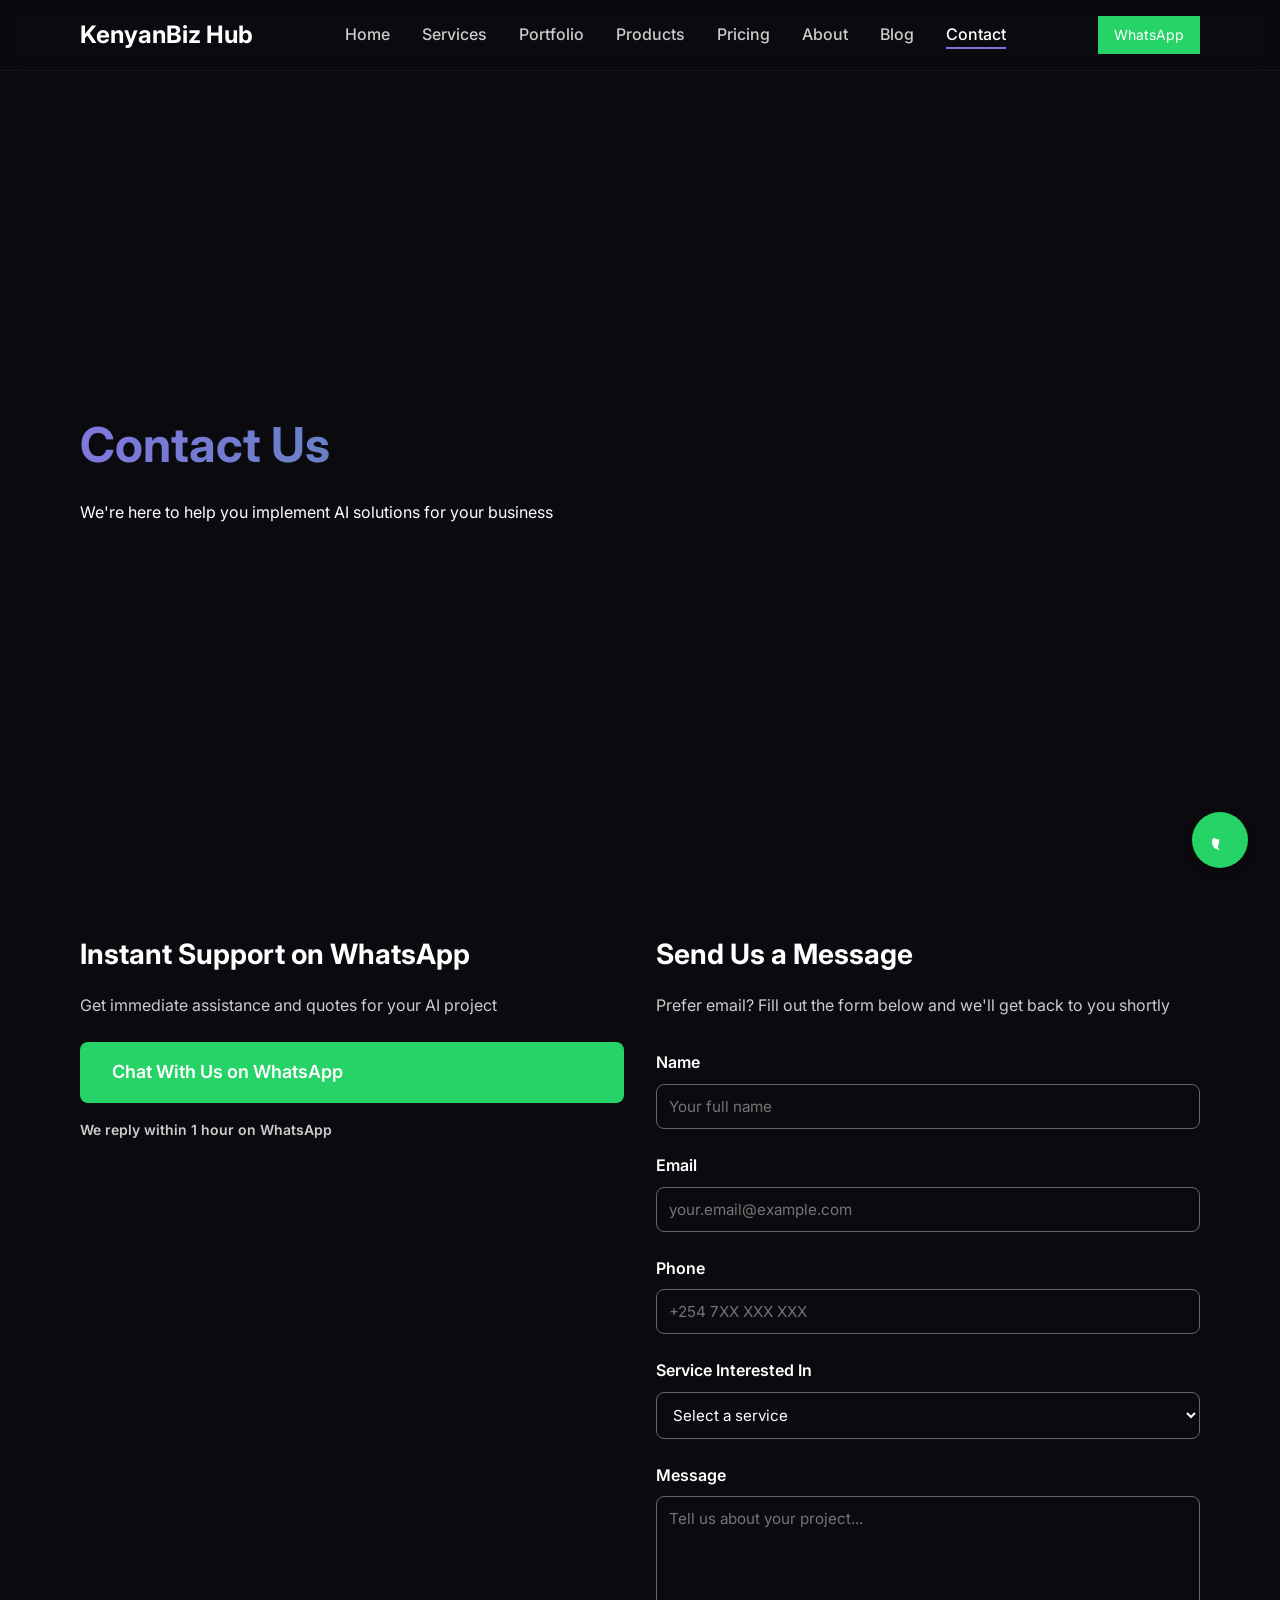
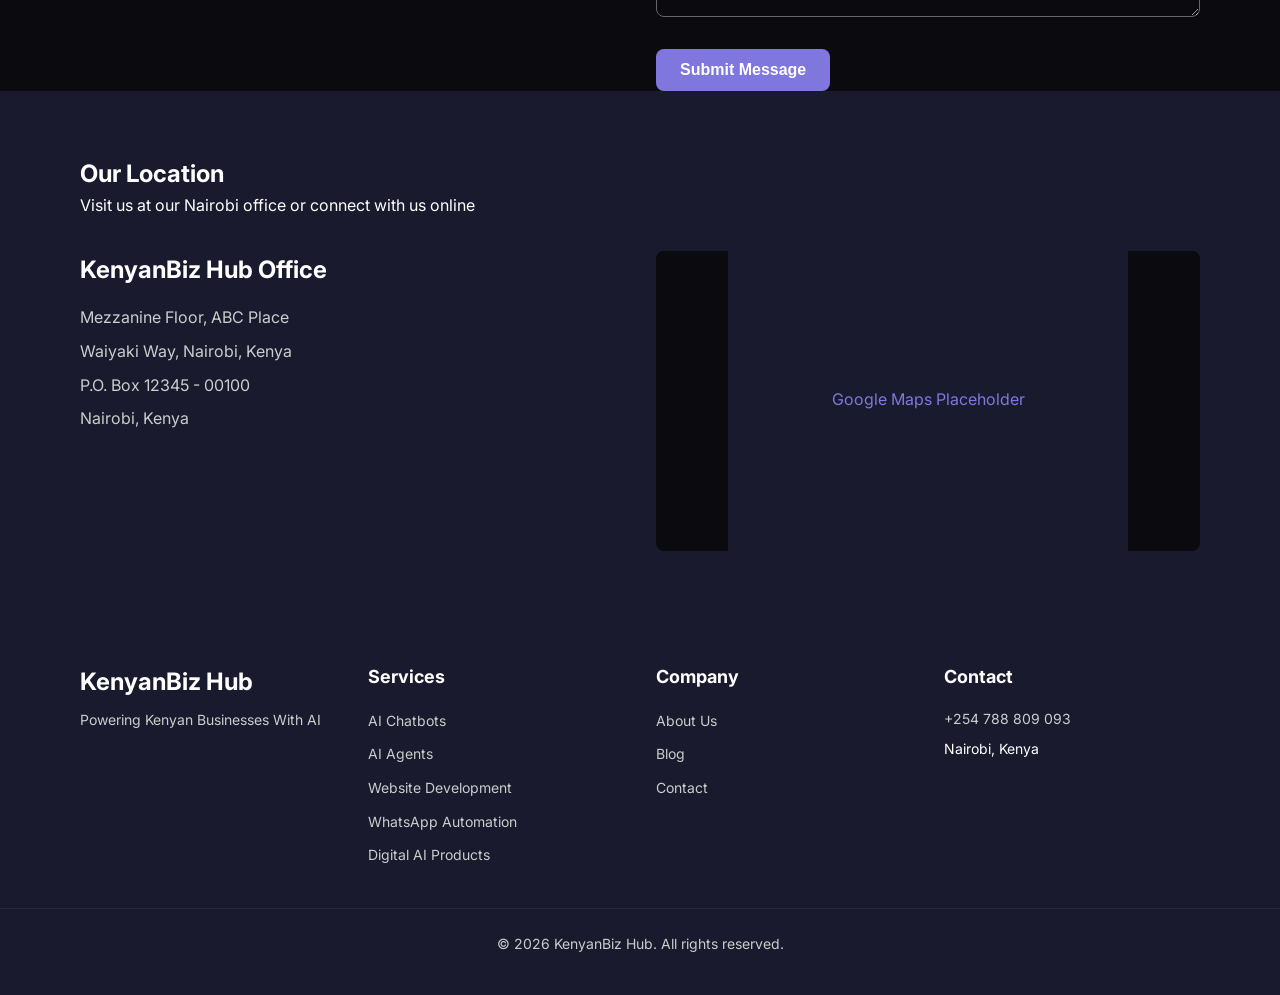
<file: contact.html>
<!DOCTYPE html>
<html lang="en">
<head>
    <meta charset="UTF-8">
    <meta name="viewport" content="width=device-width, initial-scale=1.0">
    <title>Contact - KenyanBiz Hub</title>
    <meta name="description" content="Get in touch with KenyanBiz Hub for AI solutions. Contact us via WhatsApp, phone, email or visit our Nairobi office.">
    <meta name="keywords" content="AI chatbot Kenya, WhatsApp bot Nairobi, AI agent Kenya, website developer Nairobi, AI automation Kenya">
    <!-- Open Graph -->
    <meta property="og:title" content="Contact - KenyanBiz Hub">
    <meta property="og:description" content="Get in touch with KenyanBiz Hub for AI solutions. Contact us via WhatsApp, phone, email or visit our Nairobi office.">
    <meta property="og:image" content="https://kenyanbiz-hub-website.vercel.app/og-image.jpg">
    <meta property="og:url" content="https://kenyanbiz-hub-website.vercel.app/contact.html">
    <meta property="og:type" content="website">
    <meta property="og:site_name" content="KenyanBiz Hub">
    <!-- Twitter Card -->
    <meta name="twitter:card" content="summary_large_image">
    <meta name="twitter:title" content="Contact - KenyanBiz Hub">
    <meta name="twitter:description" content="Get in touch with KenyanBiz Hub for AI solutions. Contact us via WhatsApp, phone, email or visit our Nairobi office.">
    <meta name="twitter:image" content="https://kenyanbiz-hub-website.vercel.app/og-image.jpg">
    <!-- Favicon -->
    <link rel="icon" href="favicon.ico" type="image/x-icon">
    <!-- Google Fonts -->
    <link href="https://fonts.googleapis.com/css2?family=Inter:wght@300;400;500;600;700&display=swap" rel="stylesheet">
    <!-- Styles -->
    <link rel="stylesheet" href="styles.css">
</head>
<body>
    <!-- Preloader -->
    <div class="preloader">
        <div class="spinner"></div>
    </div>

    <!-- Navigation -->
    <nav class="navbar">
        <div class="container nav-container">
            <a href="index.html" class="logo">KenyanBiz Hub</a>
            <div class="nav-links">
                <ul>
                    <li><a href="index.html">Home</a></li>
                    <li><a href="services.html">Services</a></li>
                    <li><a href="portfolio.html">Portfolio</a></li>
                    <li><a href="products.html">Products</a></li>
                    <li><a href="pricing.html">Pricing</a></li>
                    <li><a href="about.html">About</a></li>
                    <li><a href="blog.html">Blog</a></li>
                    <li><a href="contact.html" class="active">Contact</a></li>
                </ul>
            </div>
            <button class="nav-toggle" aria-label="Toggle navigation">
                <span class="hamburger"></span>
            </button>
            <a href="https://wa.me/254788809093?text=Hi%20KenyanBiz%20Hub%2C%20I%20need%20an%20AI%20solution" class="whatsapp-btn nav-whatsapp">WhatsApp</a>
        </div>
    </nav>

    <!-- Hero Section -->
    <section class="hero inner-page">
        <div class="container">
            <h1>Contact Us</h1>
            <p>We're here to help you implement AI solutions for your business</p>
        </div>
    </section>

    <!-- Contact Content -->
    <section class="contact">
        <div class="container">
            <div class="contact-content">
                <!-- WhatsApp CTA -->
                <div class="whatsapp-contact">
                    <h2>Instant Support on WhatsApp</h2>
                    <p>Get immediate assistance and quotes for your AI project</p>
                    <a href="https://wa.me/254788809093?text=Hi%20KenyanBiz%20Hub%2C%20I%20need%20an%20AI%20solution" class="btn btn-large whatsapp-btn">Chat With Us on WhatsApp</a>
                    <p class="response-time">We reply within 1 hour on WhatsApp</p>
                </div>

                <!-- Contact Form -->
                <div class="contact-form">
                    <h2>Send Us a Message</h2>
                    <p>Prefer email? Fill out the form below and we'll get back to you shortly</p>
                    <form id="contactForm" action="#" method="POST">
                        <div class="form-group">
                            <label for="name">Name</label>
                            <input type="text" id="name" name="name" required placeholder="Your full name">
                        </div>
                        <div class="form-group">
                            <label for="email">Email</label>
                            <input type="email" id="email" name="email" required placeholder="your.email@example.com">
                        </div>
                        <div class="form-group">
                            <label for="phone">Phone</label>
                            <input type="tel" id="phone" name="phone" placeholder="+254 7XX XXX XXX">
                        </div>
                        <div class="form-group">
                            <label for="service">Service Interested In</label>
                            <select id="service" name="service" required>
                                <option value="">Select a service</option>
                                <option value="ai-chatbots">AI Chatbots</option>
                                <option value="ai-agents">AI Agents</option>
                                <option value="website-dev">Website Development</option>
                                <option value="whatsapp-auto">WhatsApp Automation</option>
                                <option value="digital-products">Digital AI Products</option>
                            </select>
                        </div>
                        <div class="form-group">
                            <label for="message">Message</label>
                            <textarea id="message" name="message" rows="5" required placeholder="Tell us about your project..."></textarea>
                        </div>
                        <button type="submit" class="btn btn-primary">Submit Message</button>
                    </form>
                </div>
            </div>
        </div>
    </section>

    <!-- Location -->
    <section class="location">
        <div class="container">
            <h2>Our Location</h2>
            <p>Visit us at our Nairobi office or connect with us online</p>
            <div class="location-content">
                <div class="location-info">
                    <h3>KenyanBiz Hub Office</h3>
                    <p>Mezzanine Floor, ABC Place</p>
                    <p>Waiyaki Way, Nairobi, Kenya</p>
                    <p>P.O. Box 12345 - 00100</p>
                    <p>Nairobi, Kenya</p>
                </div>
                <div class="location-map">
                    <!-- Google Maps Placeholder -->
                    <div class="map-placeholder">
                        <svg width="400" height="300" viewBox="0 0 400 300" xmlns="http://www.w3.org/2000/svg">
                            <rect width="400" height="300" fill="#1a1a2e"/>
                            <text x="50%" y="50%" dominant-baseline="middle" text-anchor="middle" fill="#7F77DD" font-family="Inter" font-size="16">Google Maps Placeholder</text>
                        </svg>
                    </div>
                </div>
            </div>
        </div>
    </section>

    <!-- Footer -->
    <footer class="footer">
        <div class="container footer-container">
            <div class="footer-logo">
                <h3>KenyanBiz Hub</h3>
                <p>Powering Kenyan Businesses With AI</p>
            </div>
            <div class="footer-links">
                <h4>Services</h4>
                <ul>
                    <li><a href="services.html#ai-chatbots">AI Chatbots</a></li>
                    <li><a href="services.html#ai-agents">AI Agents</a></li>
                    <li><a href="services.html#website-dev">Website Development</a></li>
                    <li><a href="services.html#whatsapp-auto">WhatsApp Automation</a></li>
                    <li><a href="services.html#digital-products">Digital AI Products</a></li>
                </ul>
            </div>
            <div class="footer-links">
                <h4>Company</h4>
                <ul>
                    <li><a href="about.html">About Us</a></li>
                    <li><a href="blog.html">Blog</a></li>
                    <li><a href="contact.html">Contact</a></li>
                </ul>
            </div>
            <div class="footer-contact">
                <h4>Contact</h4>
                <p><a href="https://wa.me/254788809093?text=Hi%20KenyanBiz%20Hub%2C%20I%20need%20an%20AI%20solution" class="footer-whatsapp">+254 788 809 093</a></p>
                <p>Nairobi, Kenya</p>
            </div>
        </div>
        <div class="footer-bottom">
            <div class="container">
                <p>&copy; 2026 KenyanBiz Hub. All rights reserved.</p>
            </div>
        </div>
    </footer>

    <!-- Floating WhatsApp Button -->
    <a href="https://wa.me/254788809093?text=Hi%20KenyanBiz%20Hub%2C%20I%20need%20an%20AI%20solution" class="float-whatsapp">
        <svg width="24" height="24" viewBox="0 0 24 24" xmlns="http://www.w3.org/2000/svg">
            <path d="M20.1 3.9C17.9 1.7 15 .5 12 .5 5.8.5.7 5.6.7 11.9c0 2 .5 3.9 1.5 5.6L.6 23.4l6-1.6c1.6.9 3.5 1.3 5.4 1.3 6.3 0 11.4-5.1 11.4-11.4-.1-.2-.3-.4-.3-.6z" fill="#25D366"/>
            <path d="M12 22c-4.4 0-8-3.6-8-8 0-1.4.4-2.7 1-3.9l6.6 1.6-1.4 6.3c-.4.9-.2 1.9.2 2.8z" fill="#fff"/>
        </svg>
    </a>

    <!-- Scripts -->
    <script src="main.js" defer></script>
</body>
</html>
</file>
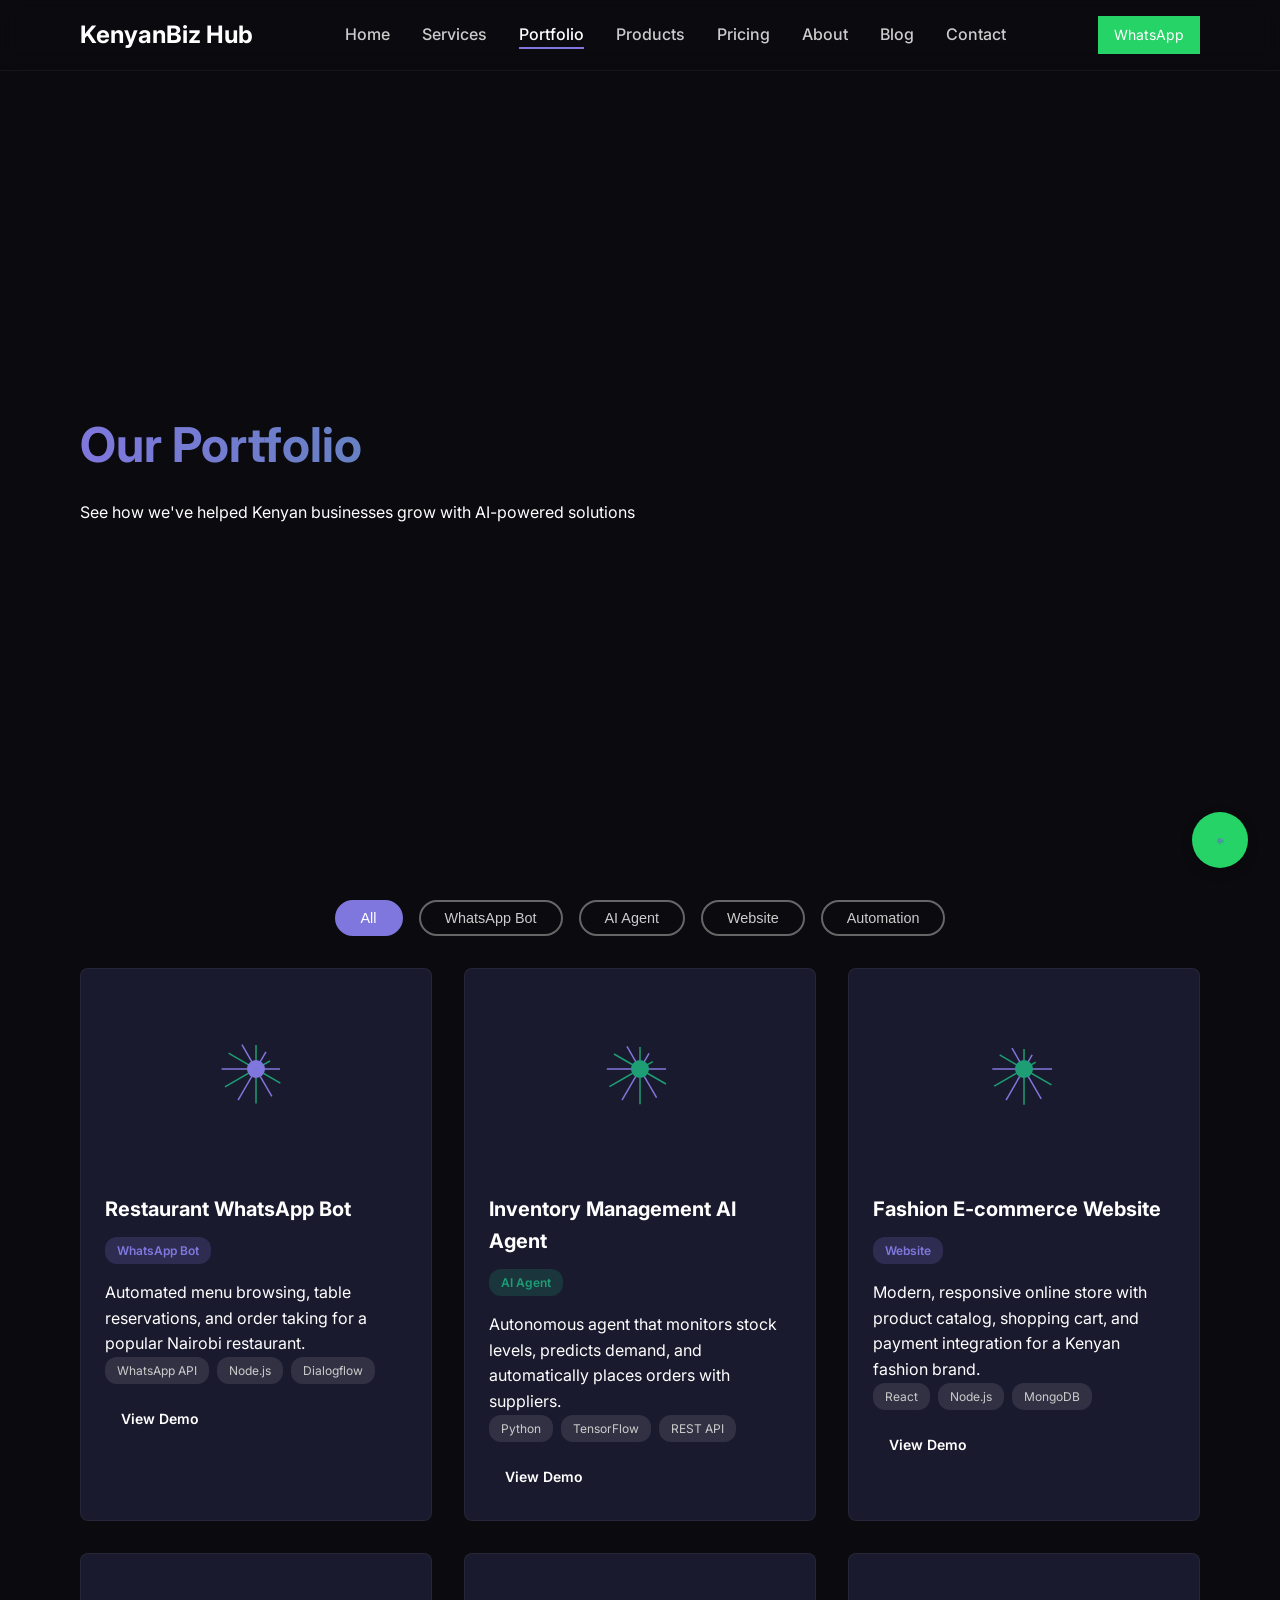
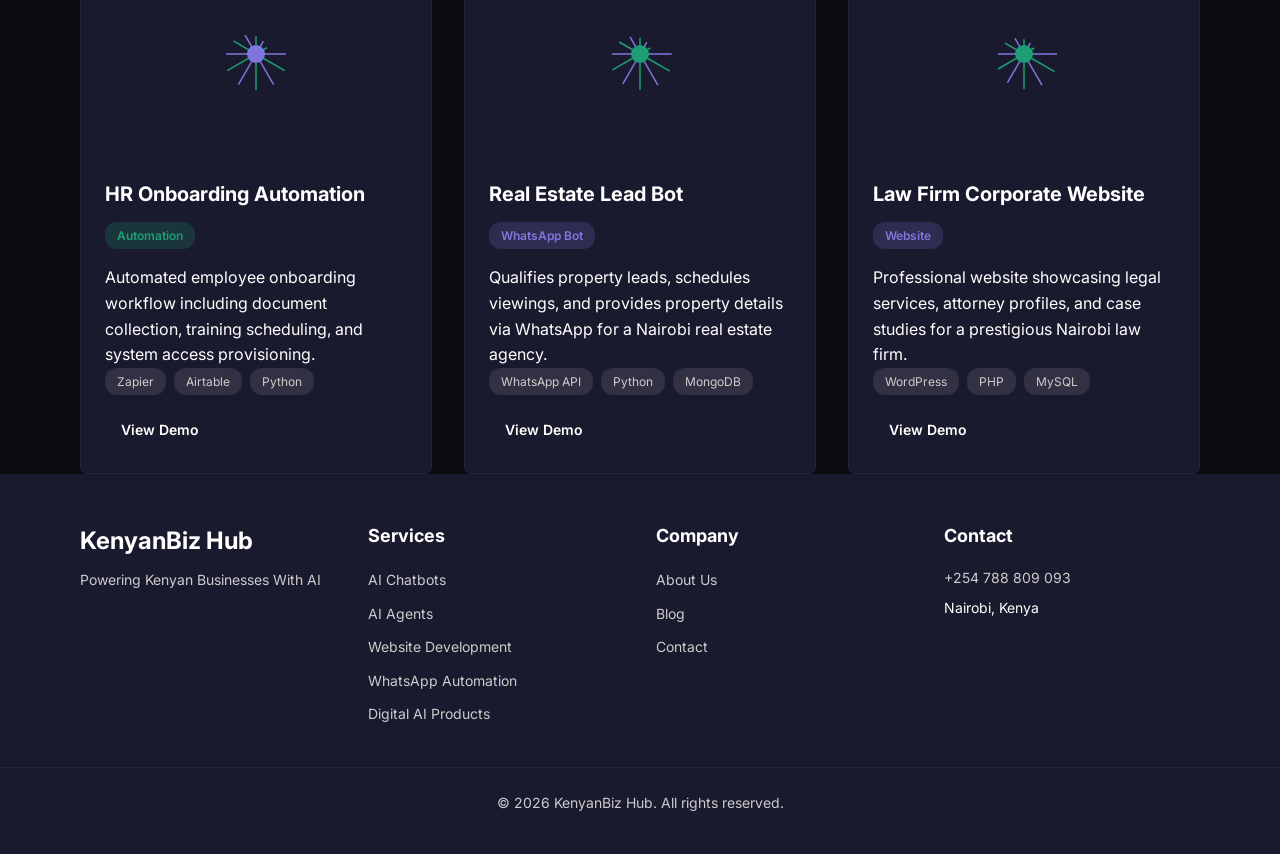
<file: portfolio.html>
<!DOCTYPE html>
<html lang="en">
<head>
    <meta charset="UTF-8">
    <meta name="viewport" content="width=device-width, initial-scale=1.0">
    <title>Portfolio - KenyanBiz Hub</title>
    <meta name="description" content="View our portfolio of AI chatbots, AI agents, websites and automation projects for Kenyan businesses.">
    <meta name="keywords" content="AI chatbot Kenya, WhatsApp bot Nairobi, AI agent Kenya, website developer Nairobi, AI automation Kenya">
    <!-- Open Graph -->
    <meta property="og:title" content="Portfolio - KenyanBiz Hub">
    <meta property="og:description" content="View our portfolio of AI chatbots, AI agents, websites and automation projects for Kenyan businesses.">
    <meta property="og:image" content="https://kenyanbiz-hub-website.vercel.app/og-image.jpg">
    <meta property="og:url" content="https://kenyanbiz-hub-website.vercel.app/portfolio.html">
    <meta property="og:type" content="website">
    <meta property="og:site_name" content="KenyanBiz Hub">
    <!-- Twitter Card -->
    <meta name="twitter:card" content="summary_large_image">
    <meta name="twitter:title" content="Portfolio - KenyanBiz Hub">
    <meta name="twitter:description" content="View our portfolio of AI chatbots, AI agents, websites and automation projects for Kenyan businesses.">
    <meta name="twitter:image" content="https://kenyanbiz-hub-website.vercel.app/og-image.jpg">
    <!-- Favicon -->
    <link rel="icon" href="favicon.ico" type="image/x-icon">
    <!-- Google Fonts -->
    <link href="https://fonts.googleapis.com/css2?family=Inter:wght@300;400;500;600;700&display=swap" rel="stylesheet">
    <!-- Styles -->
    <link rel="stylesheet" href="styles.css">
</head>
<body>
    <!-- Preloader -->
    <div class="preloader">
        <div class="spinner"></div>
    </div>

    <!-- Navigation -->
    <nav class="navbar">
        <div class="container nav-container">
            <a href="index.html" class="logo">KenyanBiz Hub</a>
            <div class="nav-links">
                <ul>
                    <li><a href="index.html">Home</a></li>
                    <li><a href="services.html">Services</a></li>
                    <li><a href="portfolio.html" class="active">Portfolio</a></li>
                    <li><a href="products.html">Products</a></li>
                    <li><a href="pricing.html">Pricing</a></li>
                    <li><a href="about.html">About</a></li>
                    <li><a href="blog.html">Blog</a></li>
                    <li><a href="contact.html">Contact</a></li>
                </ul>
            </div>
            <button class="nav-toggle" aria-label="Toggle navigation">
                <span class="hamburger"></span>
            </button>
            <a href="https://wa.me/254788809093?text=Hi%20KenyanBiz%20Hub%2C%20I%20need%20an%20AI%20solution" class="whatsapp-btn nav-whatsapp">WhatsApp</a>
        </div>
    </nav>

    <!-- Hero Section -->
    <section class="hero inner-page">
        <div class="container">
            <h1>Our Portfolio</h1>
            <p>See how we've helped Kenyan businesses grow with AI-powered solutions</p>
        </div>
    </section>

    <!-- Portfolio -->
    <section class="portfolio">
        <div class="container">
            <!-- Filter Buttons -->
            <div class="portfolio-filters">
                <button class="filter-btn active" data-filter="all">All</button>
                <button class="filter-btn" data-filter="whatsapp">WhatsApp Bot</button>
                <button class="filter-btn" data-filter="agent">AI Agent</button>
                <button class="filter-btn" data-filter="website">Website</button>
                <button class="filter-btn" data-filter="automation">Automation</button>
            </div>

            <!-- Portfolio Grid -->
            <div class="portfolio-grid">
                <!-- Project 1 -->
                <div class="portfolio-item" data-category="whatsapp">
                    <div class="portfolio-image">
                        <div class="image-placeholder">
                            <svg width="300" height="200" viewBox="0 0 300 200" xmlns="http://www.w3.org/2000/svg"><line x1="150.0" y1="100.0" x2="174.0" y2="100.0" stroke="#7F77DD" stroke-width="1.5"/>
<line x1="150.0" y1="100.0" x2="174.3389872835388" y2="114.05212085995402" stroke="#1D9E75" stroke-width="1.5"/>
<line x1="150.0" y1="100.0" x2="165.85672565811925" y2="127.46465448154356" stroke="#7F77DD" stroke-width="1.5"/>
<line x1="150.0" y1="100.0" x2="150.0" y2="134.39230484541326" stroke="#1D9E75" stroke-width="1.5"/>
<line x1="150.0" y1="100.0" x2="132.09115348192677" y2="131.01903207425585" stroke="#7F77DD" stroke-width="1.5"/>
<line x1="150.0" y1="100.0" x2="118.98096792574415" y2="117.90884651807325" stroke="#1D9E75" stroke-width="1.5"/>
<line x1="150.0" y1="100.0" x2="115.60769515458674" y2="100.0" stroke="#7F77DD" stroke-width="1.5"/>
<line x1="150.0" y1="100.0" x2="122.53534551845644" y2="84.14327434188075" stroke="#1D9E75" stroke-width="1.5"/>
<line x1="150.0" y1="100.0" x2="135.94787914004598" y2="75.66101271646119" stroke="#7F77DD" stroke-width="1.5"/>
<line x1="150.0" y1="100.0" x2="150.0" y2="76.0" stroke="#1D9E75" stroke-width="1.5"/>
<line x1="150.0" y1="100.0" x2="159.94787914004598" y2="82.76976790188576" stroke="#7F77DD" stroke-width="1.5"/>
<line x1="150.0" y1="100.0" x2="164.1045649001095" y2="91.85672565811923" stroke="#1D9E75" stroke-width="1.5"/>
<circle cx="150.0" cy="100.0" r="9.0" fill="#7F77DD"/></svg>
                        </div>
                    </div>
                    <div class="portfolio-info">
                        <h3>Restaurant WhatsApp Bot</h3>
                        <div class="category-tag whatsapp">WhatsApp Bot</div>
                        <p>Automated menu browsing, table reservations, and order taking for a popular Nairobi restaurant.</p>
                        <div class="tech-stack">
                            <span>WhatsApp API</span>
                            <span>Node.js</span>
                            <span>Dialogflow</span>
                        </div>
                        <a href="#" class="btn btn-sm">View Demo</a>
                    </div>
                </div>

                <!-- Project 2 -->
                <div class="portfolio-item" data-category="agent">
                    <div class="portfolio-image">
                        <div class="image-placeholder">
                            <svg width="300" height="200" viewBox="0 0 300 200" xmlns="http://www.w3.org/2000/svg"><line x1="150.0" y1="100.0" x2="176.08377813200318" y2="100.0" stroke="#7F77DD" stroke-width="1.5"/>
<line x1="150.0" y1="100.0" x2="175.98076211353316" y2="115.0" stroke="#1D9E75" stroke-width="1.5"/>
<line x1="150.0" y1="100.0" x2="166.59626665871386" y2="128.74557706885378" stroke="#7F77DD" stroke-width="1.5"/>
<line x1="150.0" y1="100.0" x2="150.0" y2="135.27631144943092" stroke="#1D9E75" stroke-width="1.5"/>
<line x1="150.0" y1="100.0" x2="132.0" y2="131.1769145362398" stroke="#7F77DD" stroke-width="1.5"/>
<line x1="150.0" y1="100.0" x2="119.44981813298098" y2="117.63815572471545" stroke="#1D9E75" stroke-width="1.5"/>
<line x1="150.0" y1="100.0" x2="116.80746668257227" y2="100.0" stroke="#7F77DD" stroke-width="1.5"/>
<line x1="150.0" y1="100.0" x2="124.01923788646684" y2="85.0" stroke="#1D9E75" stroke-width="1.5"/>
<line x1="150.0" y1="100.0" x2="136.9581109339984" y2="77.41078551100826" stroke="#7F77DD" stroke-width="1.5"/>
<line x1="150.0" y1="100.0" x2="150.0" y2="78.08377813200316" stroke="#1D9E75" stroke-width="1.5"/>
<line x1="150.0" y1="100.0" x2="159.0" y2="84.4115427318801" stroke="#7F77DD" stroke-width="1.5"/>
<line x1="150.0" y1="100.0" x2="162.82364231279928" y2="92.59626665871386" stroke="#1D9E75" stroke-width="1.5"/>
<circle cx="150.0" cy="100.0" r="9.0" fill="#1D9E75"/></svg>
                        </div>
                    </div>
                    <div class="portfolio-info">
                        <h3>Inventory Management AI Agent</h3>
                        <div class="category-tag agent">AI Agent</div>
                        <p>Autonomous agent that monitors stock levels, predicts demand, and automatically places orders with suppliers.</p>
                        <div class="tech-stack">
                            <span>Python</span>
                            <span>TensorFlow</span>
                            <span>REST API</span>
                        </div>
                        <a href="#" class="btn btn-sm">View Demo</a>
                    </div>
                </div>

                <!-- Project 3 -->
                <div class="portfolio-item" data-category="website">
                    <div class="portfolio-image">
                        <div class="image-placeholder">
                            <svg width="300" height="200" viewBox="0 0 300 200" xmlns="http://www.w3.org/2000/svg"><line x1="150.0" y1="100.0" x2="178.10424171990803" y2="100.0" stroke="#7F77DD" stroke-width="1.5"/>
<line x1="150.0" y1="100.0" x2="177.46465448154356" y2="115.85672565811923" stroke="#1D9E75" stroke-width="1.5"/>
<line x1="150.0" y1="100.0" x2="167.19615242270663" y2="129.78460969082653" stroke="#7F77DD" stroke-width="1.5"/>
<line x1="150.0" y1="100.0" x2="150.0" y2="135.8176930361465" stroke="#1D9E75" stroke-width="1.5"/>
<line x1="150.0" y1="100.0" x2="132.09115348192677" y2="131.01903207425585" stroke="#7F77DD" stroke-width="1.5"/>
<line x1="150.0" y1="100.0" x2="120.21539030917347" y2="117.19615242270663" stroke="#1D9E75" stroke-width="1.5"/>
<line x1="150.0" y1="100.0" x2="118.28654868376152" y2="100.0" stroke="#7F77DD" stroke-width="1.5"/>
<line x1="150.0" y1="100.0" x2="125.66101271646119" y2="85.94787914004598" stroke="#1D9E75" stroke-width="1.5"/>
<line x1="150.0" y1="100.0" x2="138.0" y2="79.21539030917347" stroke="#7F77DD" stroke-width="1.5"/>
<line x1="150.0" y1="100.0" x2="150.0" y2="80.10424171990802" stroke="#1D9E75" stroke-width="1.5"/>
<line x1="150.0" y1="100.0" x2="158.14327434188075" y2="85.8954350998905" stroke="#7F77DD" stroke-width="1.5"/>
<line x1="150.0" y1="100.0" x2="161.78460969082653" y2="93.19615242270662" stroke="#1D9E75" stroke-width="1.5"/>
<circle cx="150.0" cy="100.0" r="9.0" fill="#1D9E75"/></svg>
                        </div>
                    </div>
                    <div class="portfolio-info">
                        <h3>Fashion E-commerce Website</h3>
                        <div class="category-tag website">Website</div>
                        <p>Modern, responsive online store with product catalog, shopping cart, and payment integration for a Kenyan fashion brand.</p>
                        <div class="tech-stack">
                            <span>React</span>
                            <span>Node.js</span>
                            <span>MongoDB</span>
                        </div>
                        <a href="#" class="btn btn-sm">View Demo</a>
                    </div>
                </div>

                <!-- Project 4 -->
                <div class="portfolio-item" data-category="automation">
                    <div class="portfolio-image">
                        <div class="image-placeholder">
                            <svg width="300" height="200" viewBox="0 0 300 200" xmlns="http://www.w3.org/2000/svg"><line x1="150.0" y1="100.0" x2="180.0" y2="100.0" stroke="#7F77DD" stroke-width="1.5"/>
<line x1="150.0" y1="100.0" x2="178.74557706885378" y2="116.59626665871386" stroke="#1D9E75" stroke-width="1.5"/>
<line x1="150.0" y1="100.0" x2="167.63815572471546" y2="130.550181867019" stroke="#7F77DD" stroke-width="1.5"/>
<line x1="150.0" y1="100.0" x2="150.0" y2="136.0" stroke="#1D9E75" stroke-width="1.5"/>
<line x1="150.0" y1="100.0" x2="132.36184427528457" y2="130.55018186701903" stroke="#7F77DD" stroke-width="1.5"/>
<line x1="150.0" y1="100.0" x2="121.25442293114621" y2="116.59626665871386" stroke="#1D9E75" stroke-width="1.5"/>
<line x1="150.0" y1="100.0" x2="120.0" y2="100.0" stroke="#7F77DD" stroke-width="1.5"/>
<line x1="150.0" y1="100.0" x2="127.41078551100824" y2="86.95811093399841" stroke="#1D9E75" stroke-width="1.5"/>
<line x1="150.0" y1="100.0" x2="139.04188906600157" y2="81.0199951073387" stroke="#7F77DD" stroke-width="1.5"/>
<line x1="150.0" y1="100.0" x2="150.0" y2="82.0" stroke="#1D9E75" stroke-width="1.5"/>
<line x1="150.0" y1="100.0" x2="157.40373334128614" y2="87.17635768720073" stroke="#7F77DD" stroke-width="1.5"/>
<line x1="150.0" y1="100.0" x2="161.01903751463405" y2="93.63815572471545" stroke="#1D9E75" stroke-width="1.5"/>
<circle cx="150.0" cy="100.0" r="9.0" fill="#7F77DD"/></svg>
                        </div>
                    </div>
                    <div class="portfolio-info">
                        <h3>HR Onboarding Automation</h3>
                        <div class="category-tag automation">Automation</div>
                        <p>Automated employee onboarding workflow including document collection, training scheduling, and system access provisioning.</p>
                        <div class="tech-stack">
                            <span>Zapier</span>
                            <span>Airtable</span>
                            <span>Python</span>
                        </div>
                        <a href="#" class="btn btn-sm">View Demo</a>
                    </div>
                </div>

                <!-- Project 5 -->
                <div class="portfolio-item" data-category="whatsapp">
                    <div class="portfolio-image">
                        <div class="image-placeholder">
                            <svg width="300" height="200" viewBox="0 0 300 200" xmlns="http://www.w3.org/2000/svg"><line x1="150.0" y1="100.0" x2="181.71345131623846" y2="100.0" stroke="#7F77DD" stroke-width="1.5"/>
<line x1="150.0" y1="100.0" x2="179.78460969082653" y2="117.19615242270663" stroke="#1D9E75" stroke-width="1.5"/>
<line x1="150.0" y1="100.0" x2="167.90884651807326" y2="131.01903207425585" stroke="#7F77DD" stroke-width="1.5"/>
<line x1="150.0" y1="100.0" x2="150.0" y2="135.8176930361465" stroke="#1D9E75" stroke-width="1.5"/>
<line x1="150.0" y1="100.0" x2="132.80384757729337" y2="129.78460969082653" stroke="#7F77DD" stroke-width="1.5"/>
<line x1="150.0" y1="100.0" x2="122.53534551845644" y2="115.85672565811925" stroke="#1D9E75" stroke-width="1.5"/>
<line x1="150.0" y1="100.0" x2="121.89575828009197" y2="100.0" stroke="#7F77DD" stroke-width="1.5"/>
<line x1="150.0" y1="100.0" x2="129.21539030917347" y2="88.0" stroke="#1D9E75" stroke-width="1.5"/>
<line x1="150.0" y1="100.0" x2="140.05212085995402" y2="82.76976790188576" stroke="#7F77DD" stroke-width="1.5"/>
<line x1="150.0" y1="100.0" x2="150.0" y2="83.71345131623846" stroke="#1D9E75" stroke-width="1.5"/>
<line x1="150.0" y1="100.0" x2="156.80384757729337" y2="88.21539030917347" stroke="#7F77DD" stroke-width="1.5"/>
<line x1="150.0" y1="100.0" x2="160.5501873073972" y2="93.90884651807325" stroke="#1D9E75" stroke-width="1.5"/>
<circle cx="150.0" cy="100.0" r="9.0" fill="#1D9E75"/></svg>
                        </div>
                    </div>
                    <div class="portfolio-info">
                        <h3>Real Estate Lead Bot</h3>
                        <div class="category-tag whatsapp">WhatsApp Bot</div>
                        <p>Qualifies property leads, schedules viewings, and provides property details via WhatsApp for a Nairobi real estate agency.</p>
                        <div class="tech-stack">
                            <span>WhatsApp API</span>
                            <span>Python</span>
                            <span>MongoDB</span>
                        </div>
                        <a href="#" class="btn btn-sm">View Demo</a>
                    </div>
                </div>

                <!-- Project 6 -->
                <div class="portfolio-item" data-category="website">
                    <div class="portfolio-image">
                        <div class="image-placeholder">
                            <svg width="300" height="200" viewBox="0 0 300 200" xmlns="http://www.w3.org/2000/svg"><line x1="150.0" y1="100.0" x2="183.19253331742772" y2="100.0" stroke="#7F77DD" stroke-width="1.5"/>
<line x1="150.0" y1="100.0" x2="180.55018186701903" y2="117.63815572471545" stroke="#1D9E75" stroke-width="1.5"/>
<line x1="150.0" y1="100.0" x2="168.0" y2="131.1769145362398" stroke="#7F77DD" stroke-width="1.5"/>
<line x1="150.0" y1="100.0" x2="150.0" y2="135.27631144943092" stroke="#1D9E75" stroke-width="1.5"/>
<line x1="150.0" y1="100.0" x2="133.40373334128614" y2="128.74557706885378" stroke="#7F77DD" stroke-width="1.5"/>
<line x1="150.0" y1="100.0" x2="124.01923788646684" y2="115.0" stroke="#1D9E75" stroke-width="1.5"/>
<line x1="150.0" y1="100.0" x2="123.91622186799684" y2="100.0" stroke="#7F77DD" stroke-width="1.5"/>
<line x1="150.0" y1="100.0" x2="131.0199951073387" y2="89.04188906600157" stroke="#1D9E75" stroke-width="1.5"/>
<line x1="150.0" y1="100.0" x2="141.0" y2="84.4115427318801" stroke="#7F77DD" stroke-width="1.5"/>
<line x1="150.0" y1="100.0" x2="150.0" y2="85.19253331742773" stroke="#1D9E75" stroke-width="1.5"/>
<line x1="150.0" y1="100.0" x2="156.36184427528454" y2="88.98096248536595" stroke="#7F77DD" stroke-width="1.5"/>
<line x1="150.0" y1="100.0" x2="160.39230484541326" y2="94.0" stroke="#1D9E75" stroke-width="1.5"/>
<circle cx="150.0" cy="100.0" r="9.0" fill="#1D9E75"/></svg>
                        </div>
                    </div>
                    <div class="portfolio-info">
                        <h3>Law Firm Corporate Website</h3>
                        <div class="category-tag website">Website</div>
                        <p>Professional website showcasing legal services, attorney profiles, and case studies for a prestigious Nairobi law firm.</p>
                        <div class="tech-stack">
                            <span>WordPress</span>
                            <span>PHP</span>
                            <span>MySQL</span>
                        </div>
                        <a href="#" class="btn btn-sm">View Demo</a>
                    </div>
                </div>
            </div>
        </div>
    </section>

    <!-- Footer -->
    <footer class="footer">
        <div class="container footer-container">
            <div class="footer-logo">
                <h3>KenyanBiz Hub</h3>
                <p>Powering Kenyan Businesses With AI</p>
            </div>
            <div class="footer-links">
                <h4>Services</h4>
                <ul>
                    <li><a href="services.html#ai-chatbots">AI Chatbots</a></li>
                    <li><a href="services.html#ai-agents">AI Agents</a></li>
                    <li><a href="services.html#website-dev">Website Development</a></li>
                    <li><a href="services.html#whatsapp-auto">WhatsApp Automation</a></li>
                    <li><a href="services.html#digital-products">Digital AI Products</a></li>
                </ul>
            </div>
            <div class="footer-links">
                <h4>Company</h4>
                <ul>
                    <li><a href="about.html">About Us</a></li>
                    <li><a href="blog.html">Blog</a></li>
                    <li><a href="contact.html">Contact</a></li>
                </ul>
            </div>
            <div class="footer-contact">
                <h4>Contact</h4>
                <p><a href="https://wa.me/254788809093?text=Hi%20KenyanBiz%20Hub%2C%20I%20need%20an%20AI%20solution" class="footer-whatsapp">+254 788 809 093</a></p>
                <p>Nairobi, Kenya</p>
            </div>
        </div>
        <div class="footer-bottom">
            <div class="container">
                <p>&copy; 2026 KenyanBiz Hub. All rights reserved.</p>
            </div>
        </div>
    </footer>

    <!-- Floating WhatsApp Button -->
    <a href="https://wa.me/254788809093?text=Hi%20KenyanBiz%20Hub%2C%20I%20need%20an%20AI%20solution" class="float-whatsapp">
        <svg width="24" height="24" viewBox="0 0 24 24" xmlns="http://www.w3.org/2000/svg"><line x1="12.0" y1="12.0" x2="16.127076581449593" y2="12.0" stroke="#7F77DD" stroke-width="1"/>
<line x1="12.0" y1="12.0" x2="15.722283848910703" y2="14.14906158216879" stroke="#1D9E75" stroke-width="1"/>
<line x1="12.0" y1="12.0" x2="14.149061582168791" y2="15.7222838489107" stroke="#7F77DD" stroke-width="1"/>
<line x1="12.0" y1="12.0" x2="12.0" y2="16.127076581449593" stroke="#1D9E75" stroke-width="1"/>
<line x1="12.0" y1="12.0" x2="10.097192921025693" y2="15.295758537785227" stroke="#7F77DD" stroke-width="1"/>
<line x1="12.0" y1="12.0" x2="9.079321525975342" y2="13.686254503194482" stroke="#1D9E75" stroke-width="1"/>
<line x1="12.0" y1="12.0" x2="9.120000000000001" y2="12.0" stroke="#7F77DD" stroke-width="1"/>
<line x1="12.0" y1="12.0" x2="9.93237214822629" y2="10.80625450319448" stroke="#1D9E75" stroke-width="1"/>
<line x1="12.0" y1="12.0" x2="11.022807078974306" y2="10.307452211986861" stroke="#7F77DD" stroke-width="1"/>
<line x1="12.0" y1="12.0" x2="12.0" y2="10.367076581449592" stroke="#1D9E75" stroke-width="1"/>
<line x1="12.0" y1="12.0" x2="12.73093841783121" y2="10.733977523112335" stroke="#7F77DD" stroke-width="1"/>
<line x1="12.0" y1="12.0" x2="13.266022476887665" y2="11.269061582168789" stroke="#1D9E75" stroke-width="1"/>
<circle cx="12.0" cy="12.0" r="1.0799999999999998" fill="#7F77DD"/></svg>
    </a>

    <!-- Scripts -->
    <script src="main.js" defer></script>
</body>
</html>
</file>
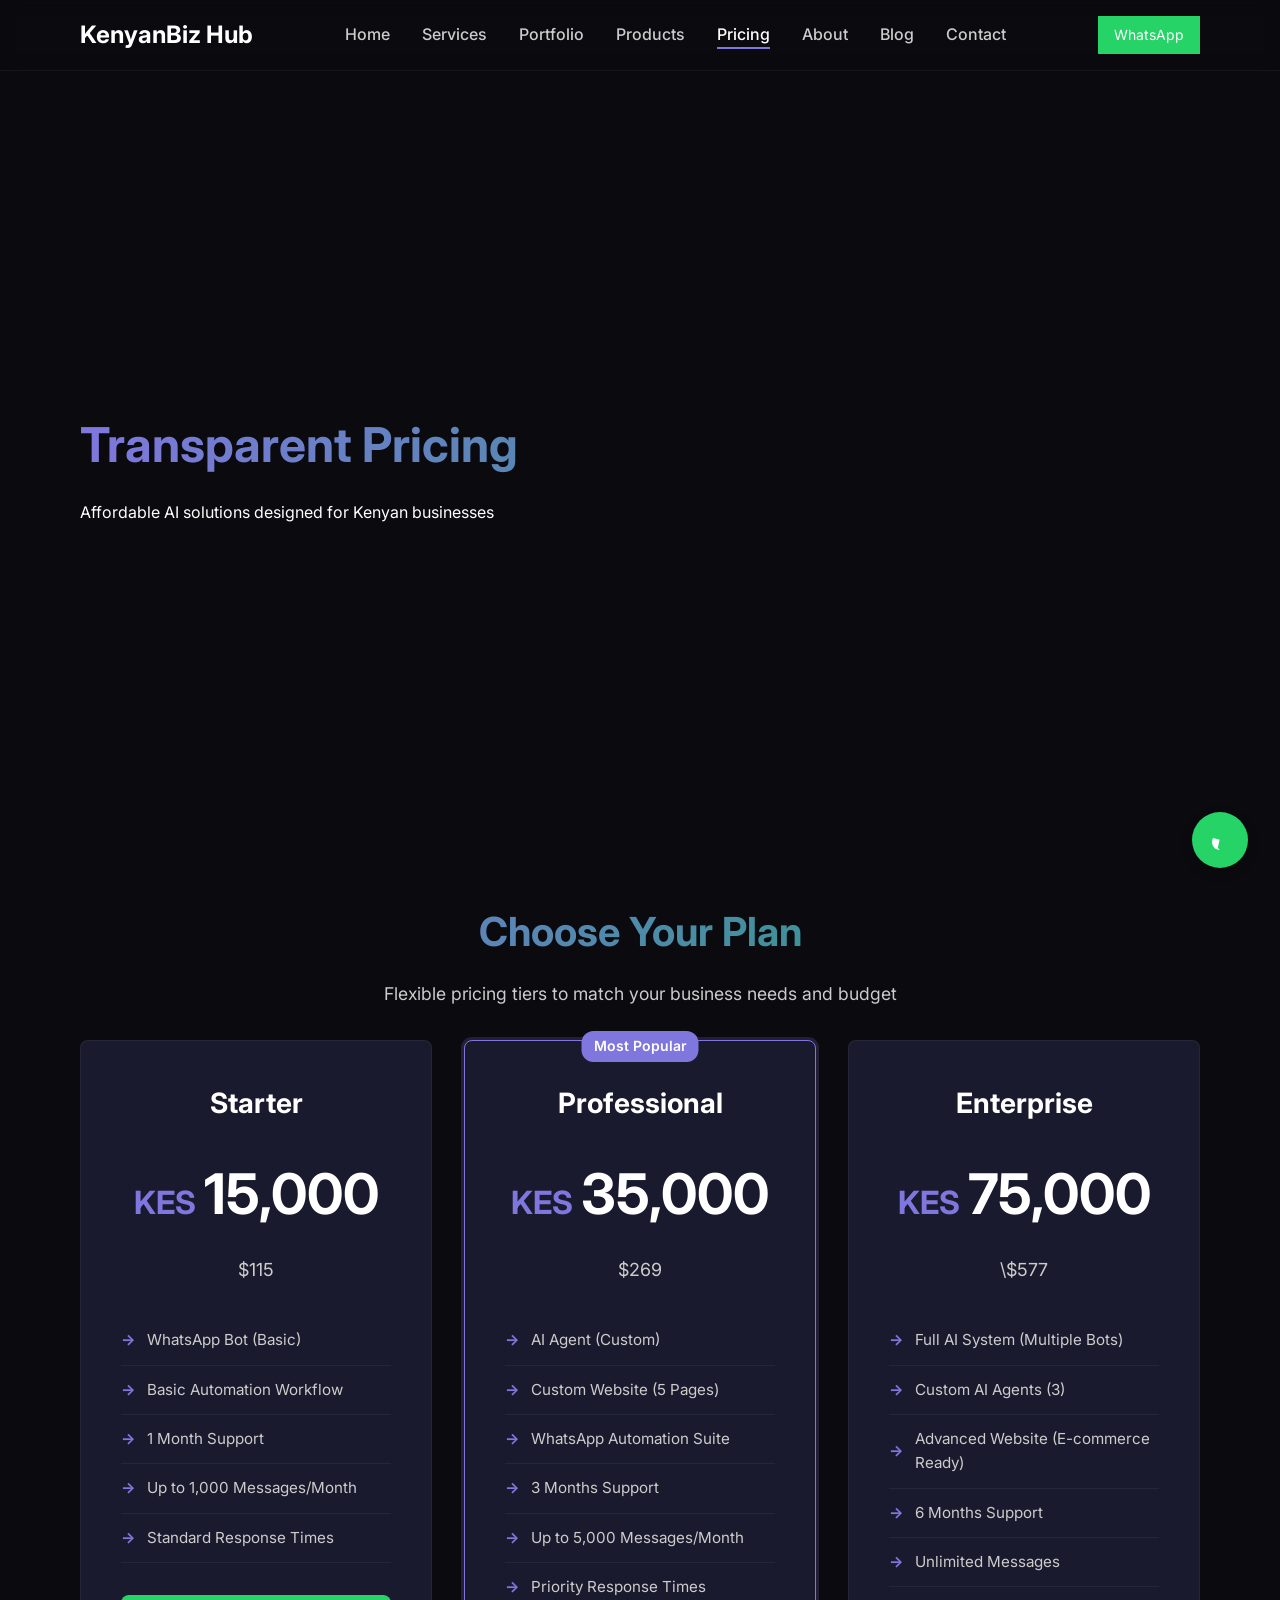
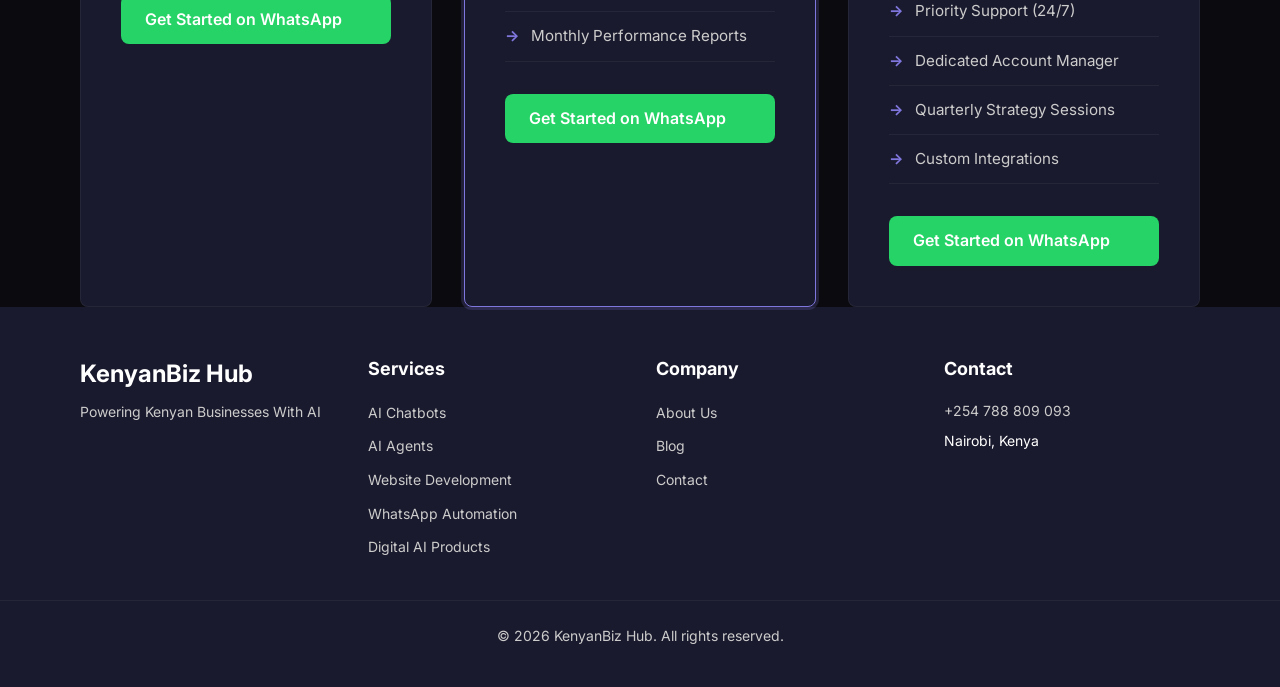
<file: pricing.html>
<!DOCTYPE html>
<html lang="en">
<head>
    <meta charset="UTF-8">
    <meta name="viewport" content="width=device-width, initial-scale=1.0">
    <title>Pricing - KenyanBiz Hub</title>
    <meta name="description" content="Transparent pricing for our AI solutions including chatbots, agents, websites and automation packages for Kenyan businesses.">
    <meta name="keywords" content="AI chatbot Kenya, WhatsApp bot Nairobi, AI agent Kenya, website developer Nairobi, AI automation Kenya">
    <!-- Open Graph -->
    <meta property="og:title" content="Pricing - KenyanBiz Hub">
    <meta property="og:description" content="Transparent pricing for our AI solutions including chatbots, agents, websites and automation packages for Kenyan businesses.">
    <meta property="og:image" content="https://kenyanbiz-hub-website.vercel.app/og-image.jpg">
    <meta property="og:url" content="https://kenyanbiz-hub-website.vercel.app/pricing.html">
    <meta property="og:type" content="website">
    <meta property="og:site_name" content="KenyanBiz Hub">
    <!-- Twitter Card -->
    <meta name="twitter:card" content="summary_large_image">
    <meta name="twitter:title" content="Pricing - KenyanBiz Hub">
    <meta name="twitter:description" content="Transparent pricing for our AI solutions including chatbots, agents, websites and automation packages for Kenyan businesses.">
    <meta name="twitter:image" content="https://kenyanbiz-hub-website.vercel.app/og-image.jpg">
    <!-- Favicon -->
    <link rel="icon" href="favicon.ico" type="image/x-icon">
    <!-- Google Fonts -->
    <link href="https://fonts.googleapis.com/css2?family=Inter:wght@300;400;500;600;700&display=swap" rel="stylesheet">
    <!-- Styles -->
    <link rel="stylesheet" href="styles.css">
</head>
<body>
    <!-- Preloader -->
    <div class="preloader">
        <div class="spinner"></div>
    </div>

    <!-- Navigation -->
    <nav class="navbar">
        <div class="container nav-container">
            <a href="index.html" class="logo">KenyanBiz Hub</a>
            <div class="nav-links">
                <ul>
                    <li><a href="index.html">Home</a></li>
                    <li><a href="services.html">Services</a></li>
                    <li><a href="portfolio.html">Portfolio</a></li>
                    <li><a href="products.html">Products</a></li>
                    <li><a href="pricing.html" class="active">Pricing</a></li>
                    <li><a href="about.html">About</a></li>
                    <li><a href="blog.html">Blog</a></li>
                    <li><a href="contact.html">Contact</a></li
                </ul>
            </div>
            <button class="nav-toggle" aria-label="Toggle navigation">
                <span class="hamburger"></span>
            </button>
            <a href="https://wa.me/254788809093?text=Hi%20KenyanBiz%20Hub%2C%20I%20need%20an%20AI%20solution" class="whatsapp-btn nav-whatsapp">WhatsApp</a>
        </div>
    </nav>

    <!-- Hero Section -->
    <section class="hero inner-page">
        <div class="container">
            <h1>Transparent Pricing</h1>
            <p>Affordable AI solutions designed for Kenyan businesses</p>
        </div>
    </section>

    <!-- Pricing Table -->
    <section class="pricing">
        <div class="container">
            <h2 class="section-title">Choose Your Plan</h2>
            <p class="section-subtitle">Flexible pricing tiers to match your business needs and budget</p>
            <div class="pricing-grid">
                <!-- Starter Plan -->
                <div class="pricing-card">
                    <h3>Starter</h3>
                    <div class="price">
                        <span class="currency">KES</span>
                        <span class="amount">15,000</span>
                    </div>
                    <div class="price-usd">$115</div>
                    <div class="plan-features">
                        <ul>
                            <li>WhatsApp Bot (Basic)</li>
                            <li>Basic Automation Workflow</li>
                            <li>1 Month Support</li>
                            <li>Up to 1,000 Messages/Month</li>
                            <li>Standard Response Times</li>
                        </ul>
                    </div>
                    <a href="https://wa.me/254788809093?text=Hi%20KenyanBiz%20Hub%2C%20I%20need%20an%20AI%20solution" class="btn btn-primary whatsapp-btn">Get Started on WhatsApp</a>
                </div>

                <!-- Professional Plan (Most Popular) -->
                <div class="pricing-card popular">
                    <div class="popular-badge">Most Popular</div>
                    <h3>Professional</h3>
                    <div class="price">
                        <span class="currency">KES</span>
                        <span class="amount">35,000</span>
                    </div>
                    <div class="price-usd">$269</div>
                    <div class="plan-features">
                        <ul>
                            <li>AI Agent (Custom)</li>
                            <li>Custom Website (5 Pages)</li>
                            <li>WhatsApp Automation Suite</li>
                            <li>3 Months Support</li>
                            <li>Up to 5,000 Messages/Month</li>
                            <li>Priority Response Times</li>
                            <li>Monthly Performance Reports</li>
                        </ul>
                    </div>
                    <a href="https://wa.me/254788809093?text=Hi%20KenyanBiz%20Hub%2C%20I%20need%20an%20AI%20solution" class="btn btn-primary whatsapp-btn">Get Started on WhatsApp</a>
                </div>

                <!-- Enterprise Plan -->
                <div class="pricing-card">
                    <h3>Enterprise</h3>
                    <div class="price">
                        <span class="currency">KES</span>
                        <span class="amount">75,000</span>
                    </div>
                    <div class="price-usd">\$577</div>
                    <div class="plan-features">
                        <ul>
                            <li>Full AI System (Multiple Bots)</li>
                            <li>Custom AI Agents (3)</li>
                            <li>Advanced Website (E-commerce Ready)</li>
                            <li>6 Months Support</li>
                            <li>Unlimited Messages</li>
                            <li>Priority Support (24/7)</li>
                            <li>Dedicated Account Manager</li>
                            <li>Quarterly Strategy Sessions</li>
                            <li>Custom Integrations</li>
                        </ul>
                    </div>
                    <a href="https://wa.me/254788809093?text=Hi%20KenyanBiz%20Hub%2C%20I%20need%20an%20AI%20solution" class="btn btn-primary whatsapp-btn">Get Started on WhatsApp</a>
                </div>
            </div>
        </div>
    </section>

    <!-- Footer -->
    <footer class="footer">
        <div class="container footer-container">
            <div class="footer-logo">
                <h3>KenyanBiz Hub</h3>
                <p>Powering Kenyan Businesses With AI</p>
            </div>
            <div class="footer-links">
                <h4>Services</h4>
                <ul>
                    <li><a href="services.html#ai-chatbots">AI Chatbots</a></li>
                    <li><a href="services.html#ai-agents">AI Agents</a></li>
                    <li><a href="services.html#website-dev">Website Development</a></li>
                    <li><a href="services.html#whatsapp-auto">WhatsApp Automation</a></li>
                    <li><a href="services.html#digital-products">Digital AI Products</a></li>
                </ul>
            </div>
            <div class="footer-links">
                <h4>Company</h4>
                <ul>
                    <li><a href="about.html">About Us</a></li>
                    <li><a href="blog.html">Blog</a></li>
                    <li><a href="contact.html">Contact</a></li>
                </ul>
            </div>
            <div class="footer-contact">
                <h4>Contact</h4>
                <p><a href="https://wa.me/254788809093?text=Hi%20KenyanBiz%20Hub%2C%20I%20need%20an%20AI%20solution" class="footer-whatsapp">+254 788 809 093</a></p>
                <p>Nairobi, Kenya</p>
            </div>
        </div>
        <div class="footer-bottom">
            <div class="container">
                <p>&copy; 2026 KenyanBiz Hub. All rights reserved.</p>
            </div>
        </div>
    </footer>

    <!-- Floating WhatsApp Button -->
    <a href="https://wa.me/254788809093?text=Hi%20KenyanBiz%20Hub%2C%20I%20need%20an%20AI%20solution" class="float-whatsapp">
        <svg width="24" height="24" viewBox="0 0 24 24" xmlns="http://www.w3.org/2000/svg">
            <path d="M20.1 3.9C17.9 1.7 15 .5 12 .5 5.8.5.7 5.6.7 11.9c0 2 .5 3.9 1.5 5.6L.6 23.4l6-1.6c1.6.9 3.5 1.3 5.4 1.3 6.3 0 11.4-5.1 11.4-11.4-.1-.2-.3-.4-.3-.6z" fill="#25D366"/>
            <path d="M12 22c-4.4 0-8-3.6-8-8 0-1.4.4-2.7 1-3.9l6.6 1.6-1.4 6.3c-.4.9-.2 1.9.2 2.8z" fill="#fff"/>
        </svg>
    </a>

    <!-- Scripts -->
    <script src="main.js" defer></script>
</body>
</html>
</file>
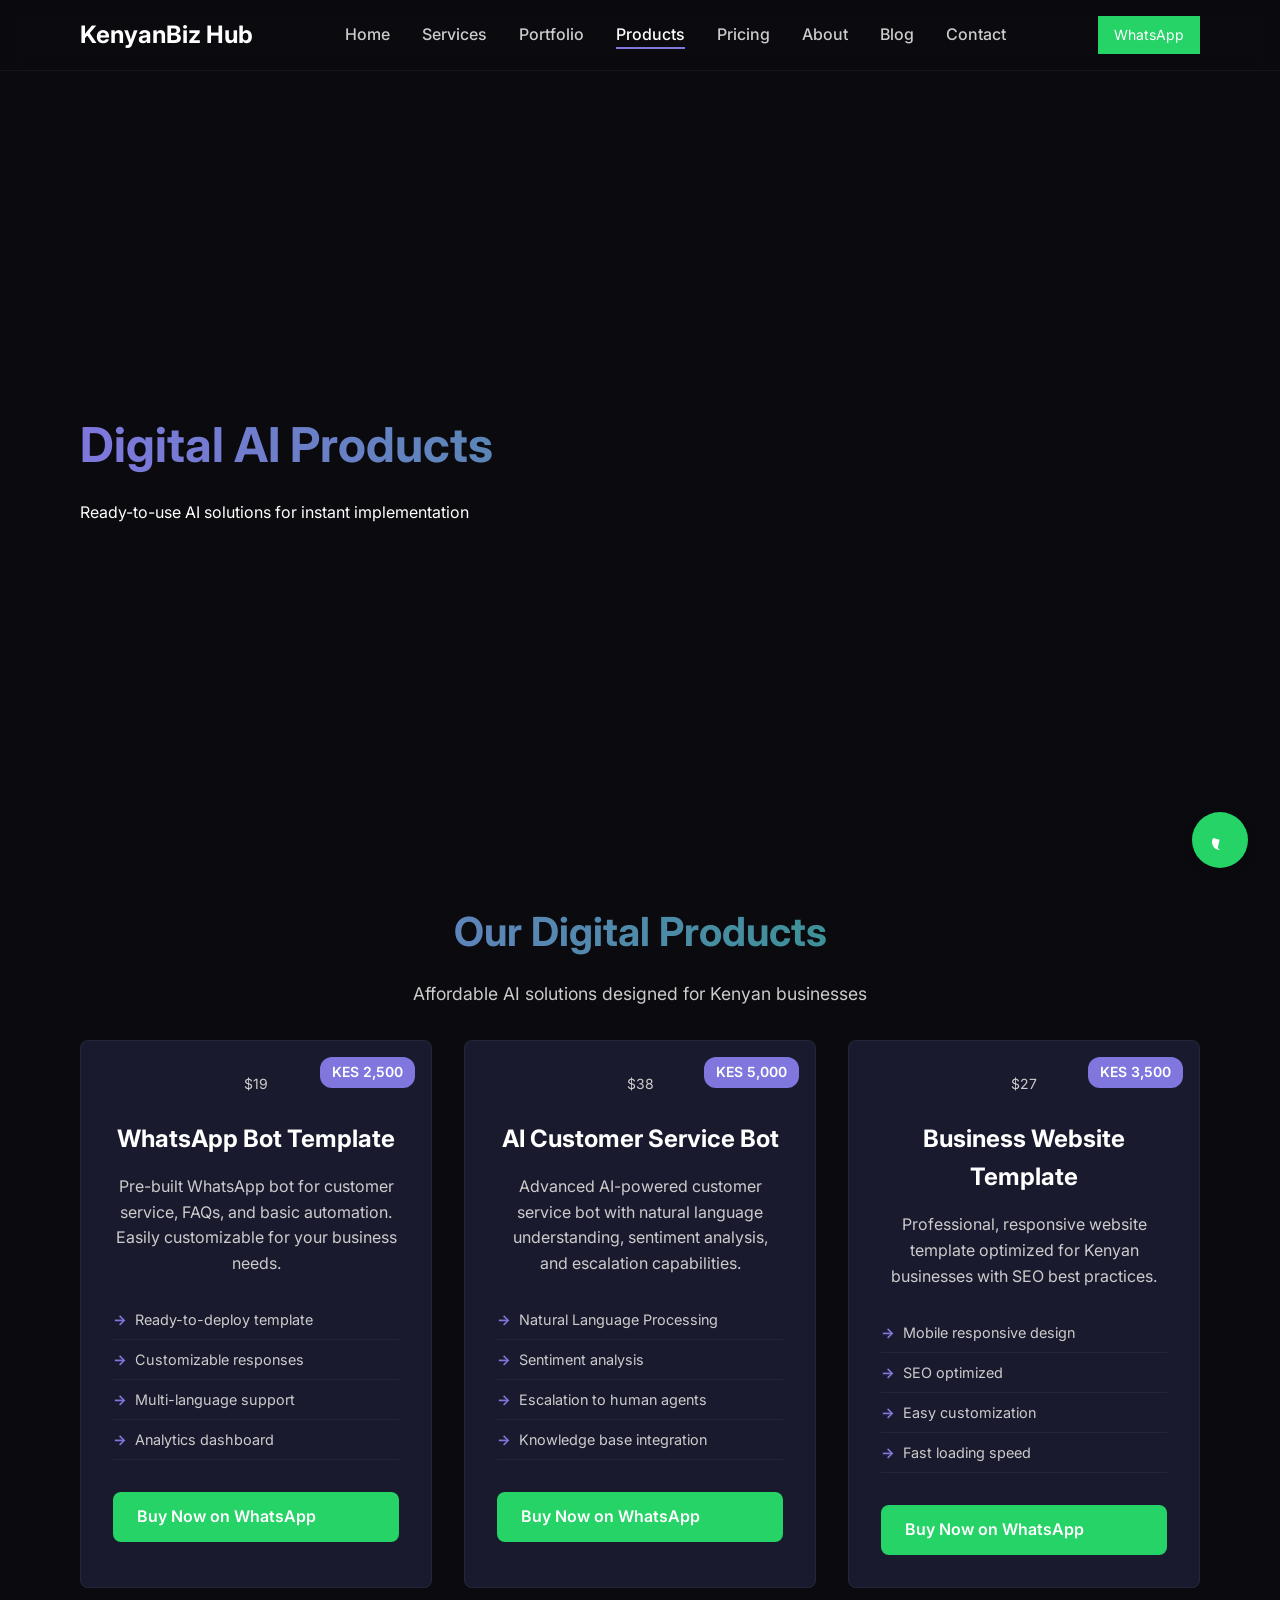
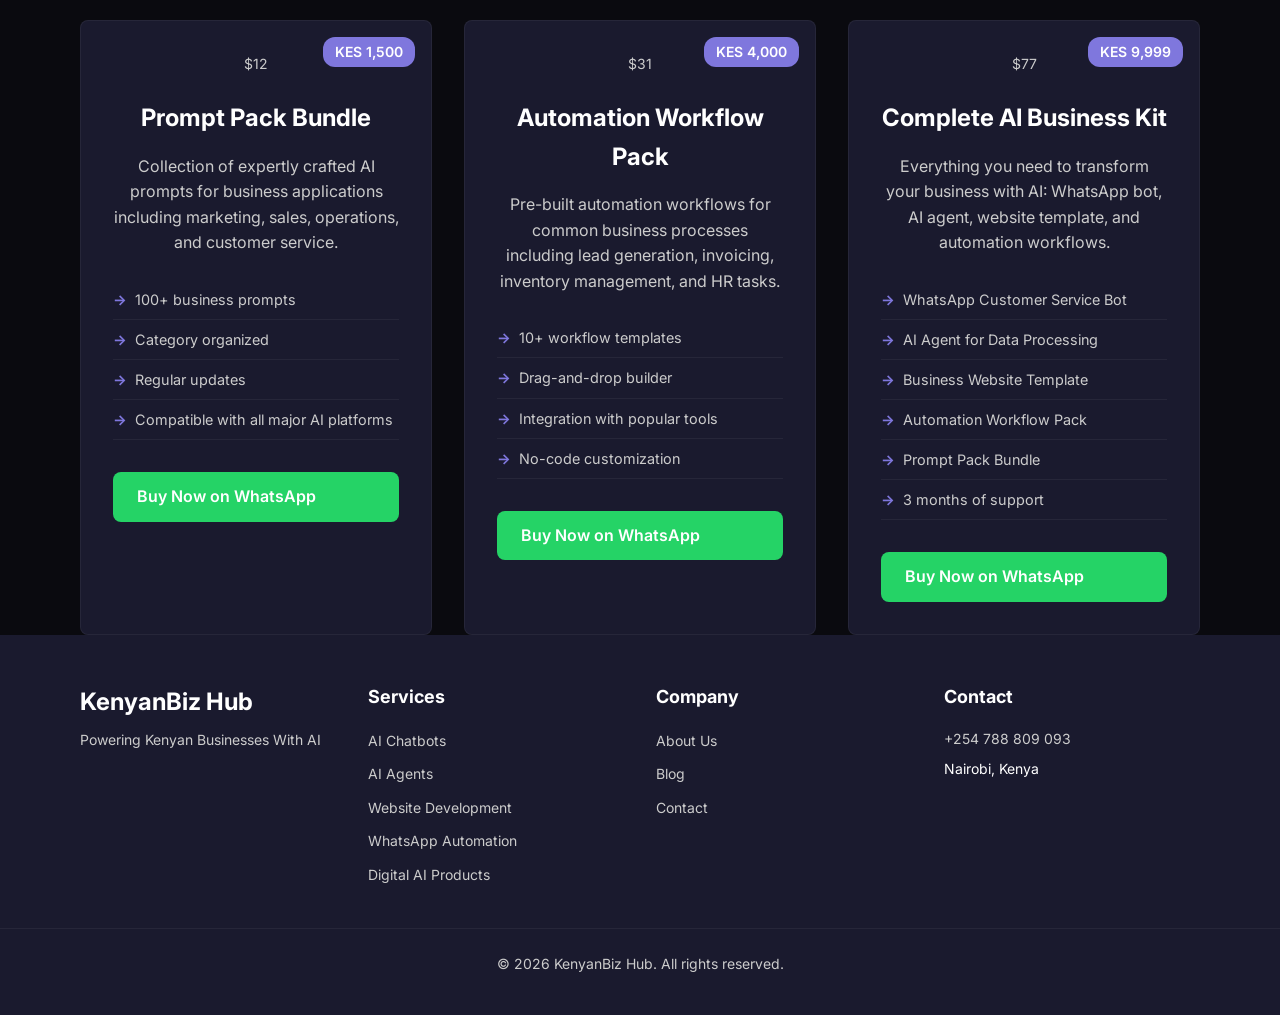
<file: products.html>
<!DOCTYPE html>
<html lang="en">
<head>
    <meta charset="UTF-8">
    <meta name="viewport" content="width=device-width, initial-scale=1.0">
    <title>Products - KenyanBiz Hub</title>
    <meta name="description" content="Purchase ready-to-use AI digital products including WhatsApp bot templates, AI prompt packs, and automation workflows for Kenyan businesses.">
    <meta name="keywords" content="AI chatbot Kenya, WhatsApp bot Nairobi, AI agent Kenya, website developer Nairobi, AI automation Kenya">
    <!-- Open Graph -->
    <meta property="og:title" content="Products - KenyanBiz Hub">
    <meta property="og:description" content="Purchase ready-to-use AI digital products including WhatsApp bot templates, AI prompt packs, and automation workflows for Kenyan businesses.">
    <meta property="og:image" content="https://kenyanbiz-hub-website.vercel.app/og-image.jpg">
    <meta property="og:url" content="https://kenyanbiz-hub-website.vercel.app/products.html">
    <meta property="og:type" content="website">
    <meta property="og:site_name" content="KenyanBiz Hub">
    <!-- Twitter Card -->
    <meta name="twitter:card" content="summary_large_image">
    <meta name="twitter:title" content="Products - KenyanBiz Hub">
    <meta name="twitter:description" content="Purchase ready-to-use AI digital products including WhatsApp bot templates, AI prompt packs, and automation workflows for Kenyan businesses.">
    <meta name="twitter:image" content="https://kenyanbiz-hub-website.vercel.app/og-image.jpg">
    <!-- Favicon -->
    <link rel="icon" href="favicon.ico" type="image/x-icon">
    <!-- Google Fonts -->
    <link href="https://fonts.googleapis.com/css2?family=Inter:wght@300;400;500;600;700&display=swap" rel="stylesheet">
    <!-- Styles -->
    <link rel="stylesheet" href="styles.css">
</head>
<body>
    <!-- Preloader -->
    <div class="preloader">
        <div class="spinner"></div>
    </div>

    <!-- Navigation -->
    <nav class="navbar">
        <div class="container nav-container">
            <a href="index.html" class="logo">KenyanBiz Hub</a>
            <div class="nav-links">
                <ul>
                    <li><a href="index.html">Home</a></li>
                    <li><a href="services.html">Services</a></li>
                    <li><a href="portfolio.html">Portfolio</a></li>
                    <li><a href="products.html" class="active">Products</a></li>
                    <li><a href="pricing.html">Pricing</a></li>
                    <li><a href="about.html">About</a></li>
                    <li><a href="blog.html">Blog</a></li>
                    <li><a href="contact.html">Contact</a></li>
                </ul>
            </div>
            <button class="nav-toggle" aria-label="Toggle navigation">
                <span class="hamburger"></span>
            </button>
            <a href="https://wa.me/254788809093?text=Hi%20KenyanBiz%20Hub%2C%20I%20need%20an%20AI%20solution" class="whatsapp-btn nav-whatsapp">WhatsApp</a>
        </div>
    </nav>

    <!-- Hero Section -->
    <section class="hero inner-page">
        <div class="container">
            <h1>Digital AI Products</h1>
            <p>Ready-to-use AI solutions for instant implementation</p>
        </div>
    </section>

    <!-- Products Grid -->
    <section class="products">
        <div class="container">
            <h2 class="section-title">Our Digital Products</h2>
            <p class="section-subtitle">Affordable AI solutions designed for Kenyan businesses</p>
            <div class="products-grid">
                <!-- Product 1: WhatsApp Bot Template -->
                <div class="product-card">
                    <div class="product-badge">KES 2,500</div>
                    <div class="product-price-usd">$19</div>
                    <h3>WhatsApp Bot Template</h3>
                    <p>Pre-built WhatsApp bot for customer service, FAQs, and basic automation. Easily customizable for your business needs.</p>
                    <ul class="product-features">
                        <li>Ready-to-deploy template</li>
                        <li>Customizable responses</li>
                        <li>Multi-language support</li>
                        <li>Analytics dashboard</li>
                    </ul>
                    <a href="https://wa.me/254788809093?text=Hi%20KenyanBiz%20Hub%2C%20I%20need%20an%20AI%20solution" class="btn btn-primary whatsapp-btn">Buy Now on WhatsApp</a>
                </div>

                <!-- Product 2: AI Customer Service Bot -->
                <div class="product-card">
                    <div class="product-badge">KES 5,000</div>
                    <div class="product-price-usd">$38</div>
                    <h3>AI Customer Service Bot</h3>
                    <p>Advanced AI-powered customer service bot with natural language understanding, sentiment analysis, and escalation capabilities.</p>
                    <ul class="product-features">
                        <li>Natural Language Processing</li>
                        <li>Sentiment analysis</li>
                        <li>Escalation to human agents</li>
                        <li>Knowledge base integration</li>
                    </ul>
                    <a href="https://wa.me/254788809093?text=Hi%20KenyanBiz%20Hub%2C%20I%20need%20an%20AI%20solution" class="btn btn-primary whatsapp-btn">Buy Now on WhatsApp</a>
                </div>

                <!-- Product 3: Business Website Template -->
                <div class="product-card">
                    <div class="product-badge">KES 3,500</div>
                    <div class="product-price-usd">$27</div>
                    <h3>Business Website Template</h3>
                    <p>Professional, responsive website template optimized for Kenyan businesses with SEO best practices.</p>
                    <ul class="product-features">
                        <li>Mobile responsive design</li>
                        <li>SEO optimized</li>
                        <li>Easy customization</li>
                        <li>Fast loading speed</li>
                    </ul>
                    <a href="https://wa.me/254788809093?text=Hi%20KenyanBiz%20Hub%2C%20I%20need%20an%20AI%20solution" class="btn btn-primary whatsapp-btn">Buy Now on WhatsApp</a>
                </div>

                <!-- Product 4: Prompt Pack Bundle -->
                <div class="product-card">
                    <div class="product-badge">KES 1,500</div>
                    <div class="product-price-usd">$12</div>
                    <h3>Prompt Pack Bundle</h3>
                    <p>Collection of expertly crafted AI prompts for business applications including marketing, sales, operations, and customer service.</p>
                    <ul class="product-features">
                        <li>100+ business prompts</li>
                        <li>Category organized</li>
                        <li>Regular updates</li>
                        <li>Compatible with all major AI platforms</li>
                    </ul>
                    <a href="https://wa.me/254788809093?text=Hi%20KenyanBiz%20Hub%2C%20I%20need%20an%20AI%20solution" class="btn btn-primary whatsapp-btn">Buy Now on WhatsApp</a>
                </div>

                <!-- Product 5: Automation Workflow Pack -->
                <div class="product-card">
                    <div class="product-badge">KES 4,000</div>
                    <div class="product-price-usd">$31</div>
                    <h3>Automation Workflow Pack</h3>
                    <p>Pre-built automation workflows for common business processes including lead generation, invoicing, inventory management, and HR tasks.</p>
                    <ul class="product-features">
                        <li>10+ workflow templates</li>
                        <li>Drag-and-drop builder</li>
                        <li>Integration with popular tools</li>
                        <li>No-code customization</li>
                    </ul>
                    <a href="https://wa.me/254788809093?text=Hi%20KenyanBiz%20Hub%2C%20I%20need%20an%20AI%20solution" class="btn btn-primary whatsapp-btn">Buy Now on WhatsApp</a>
                </div>

                <!-- Product 6: Complete AI Business Kit -->
                <div class="product-card">
                    <div class="product-badge">KES 9,999</div>
                    <div class="product-price-usd">$77</div>
                    <h3>Complete AI Business Kit</h3>
                    <p>Everything you need to transform your business with AI: WhatsApp bot, AI agent, website template, and automation workflows.</p>
                    <ul class="product-features">
                        <li>WhatsApp Customer Service Bot</li>
                        <li>AI Agent for Data Processing</li>
                        <li>Business Website Template</li>
                        <li>Automation Workflow Pack</li>
                        <li>Prompt Pack Bundle</li>
                        <li>3 months of support</li>
                    </ul>
                    <a href="https://wa.me/254788809093?text=Hi%20KenyanBiz%20Hub%2C%20I%20need%20an%20AI%20solution" class="btn btn-primary whatsapp-btn">Buy Now on WhatsApp</a>
                </div>
            </div>
        </div>
    </section>

    <!-- Footer -->
    <footer class="footer">
        <div class="container footer-container">
            <div class="footer-logo">
                <h3>KenyanBiz Hub</h3>
                <p>Powering Kenyan Businesses With AI</p>
            </div>
            <div class="footer-links">
                <h4>Services</h4>
                <ul>
                    <li><a href="services.html#ai-chatbots">AI Chatbots</a></li>
                    <li><a href="services.html#ai-agents">AI Agents</a></li>
                    <li><a href="services.html#website-dev">Website Development</a></li>
                    <li><a href="services.html#whatsapp-auto">WhatsApp Automation</a></li>
                    <li><a href="services.html#digital-products">Digital AI Products</a></li>
                </ul>
            </div>
            <div class="footer-links">
                <h4>Company</h4>
                <ul>
                    <li><a href="about.html">About Us</a></li>
                    <li><a href="blog.html">Blog</a></li>
                    <li><a href="contact.html">Contact</a></li>
                </ul>
            </div>
            <div class="footer-contact">
                <h4>Contact</h4>
                <p><a href="https://wa.me/254788809093?text=Hi%20KenyanBiz%20Hub%2C%20I%20need%20an%20AI%20solution" class="footer-whatsapp">+254 788 809 093</a></p>
                <p>Nairobi, Kenya</p>
            </div>
        </div>
        <div class="footer-bottom">
            <div class="container">
                <p>&copy; 2026 KenyanBiz Hub. All rights reserved.</p>
            </div>
        </div>
    </footer>

    <!-- Floating WhatsApp Button -->
    <a href="https://wa.me/254788809093?text=Hi%20KenyanBiz%20Hub%2C%20I%20need%20an%20AI%20solution" class="float-whatsapp">
        <svg width="24" height="24" viewBox="0 0 24 24" xmlns="http://www.w3.org/2000/svg">
            <path d="M20.1 3.9C17.9 1.7 15 .5 12 .5 5.8.5.7 5.6.7 11.9c0 2 .5 3.9 1.5 5.6L.6 23.4l6-1.6c1.6.9 3.5 1.3 5.4 1.3 6.3 0 11.4-5.1 11.4-11.4-.1-.2-.3-.4-.3-.6z" fill="#25D366"/>
            <path d="M12 22c-4.4 0-8-3.6-8-8 0-1.4.4-2.7 1-3.9l6.6 1.6-1.4 6.3c-.4.9-.2 1.9.2 2.8z" fill="#fff"/>
        </svg>
    </a>

    <!-- Scripts -->
    <script src="main.js" defer></script>
</body>
</html>
</file>
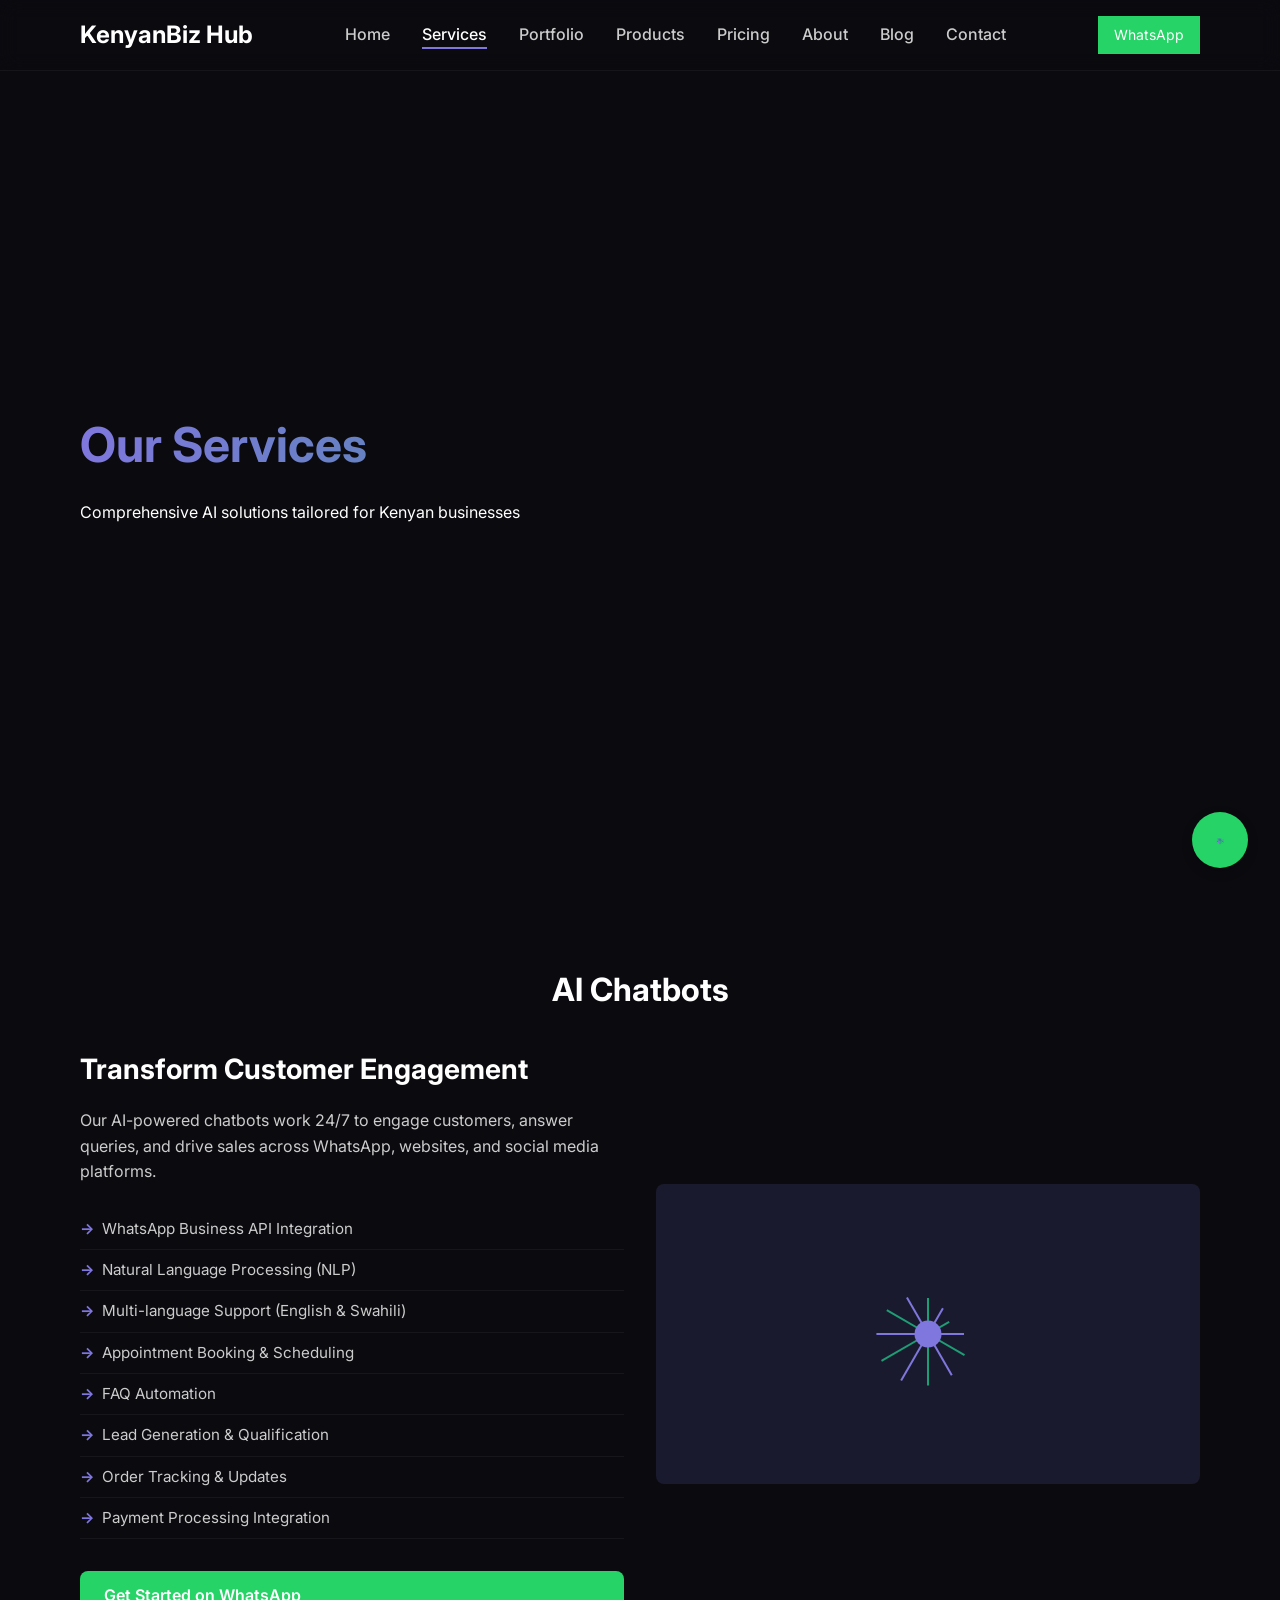
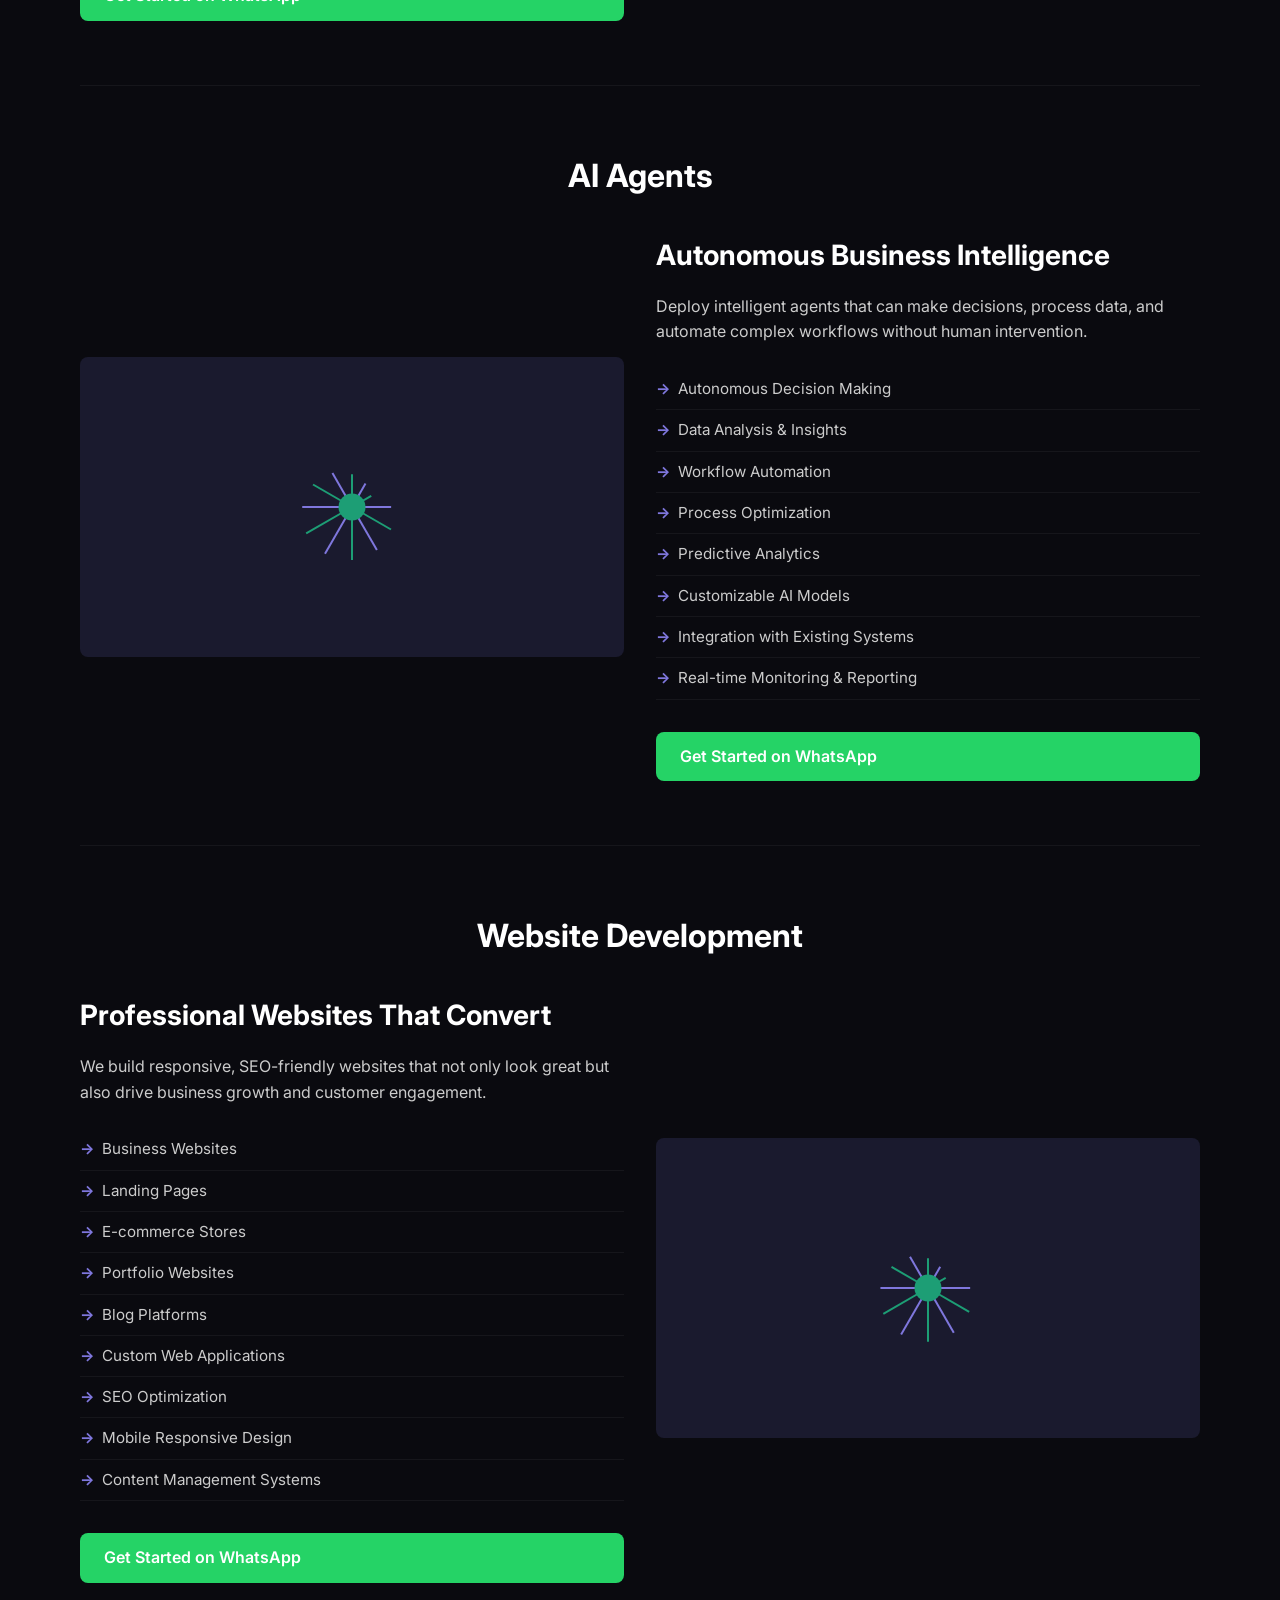
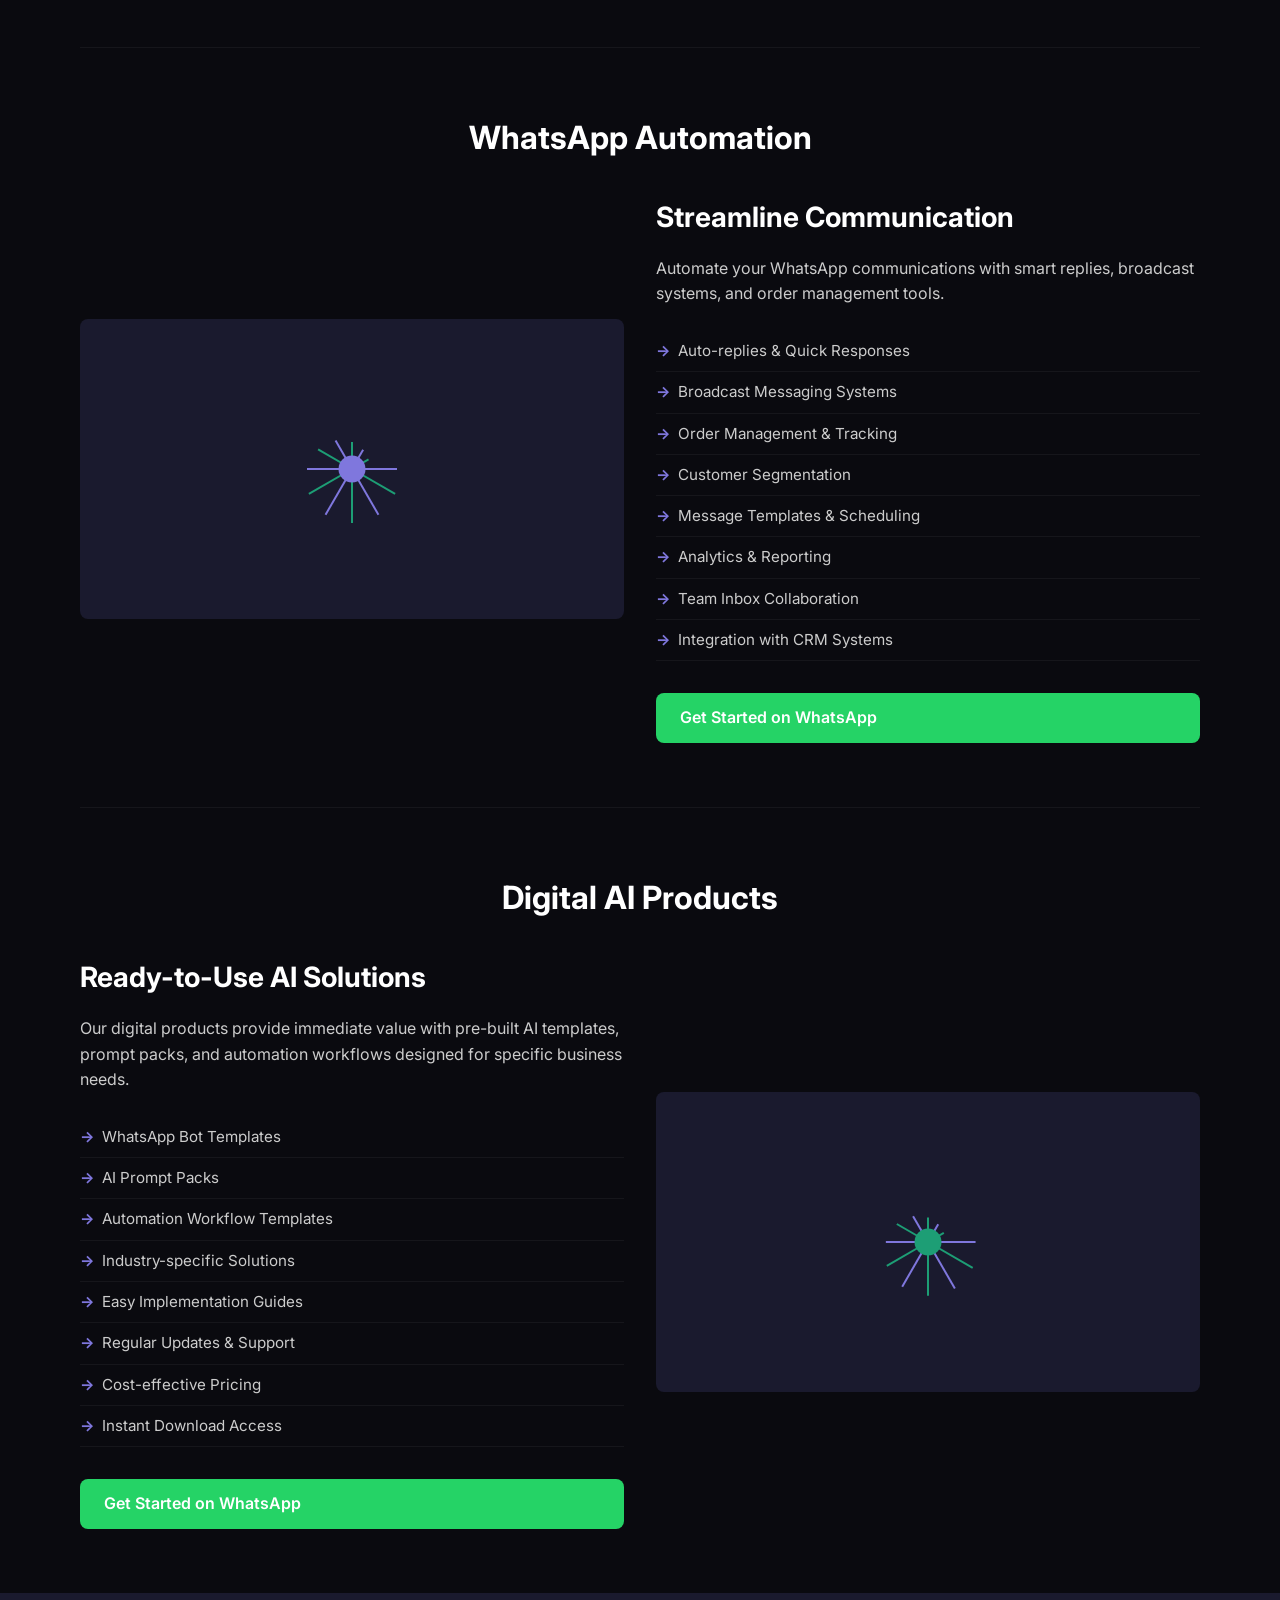
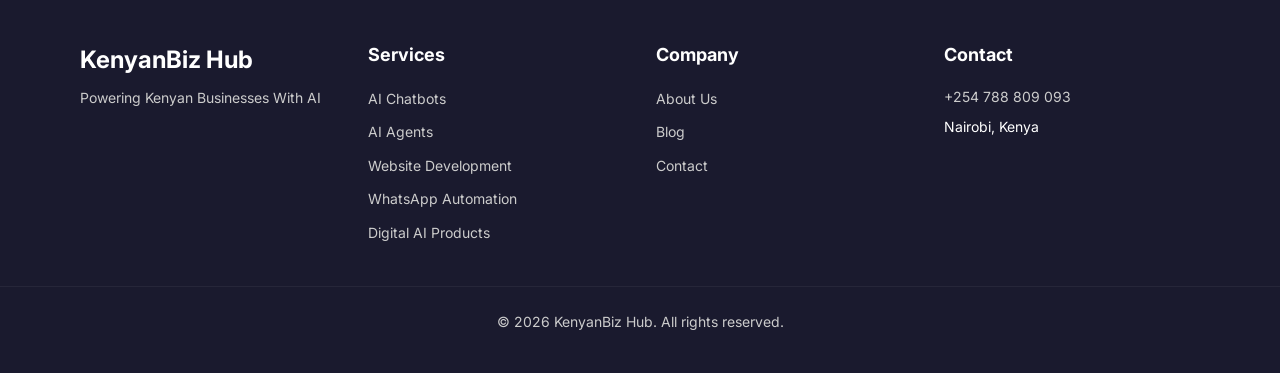
<file: services.html>
<!DOCTYPE html>
<html lang="en">
<head>
    <meta charset="UTF-8">
    <meta name="viewport" content="width=device-width, initial-scale=1.0">
    <title>Services - KenyanBiz Hub</title>
    <meta name="description" content="KenyanBiz Hub offers AI chatbots, AI agents, website development, WhatsApp automation and digital AI products for Kenyan businesses.">
    <meta name="keywords" content="AI chatbot Kenya, WhatsApp bot Nairobi, AI agent Kenya, website developer Nairobi, AI automation Kenya">
    <!-- Open Graph -->
    <meta property="og:title" content="Services - KenyanBiz Hub">
    <meta property="og:description" content="KenyanBiz Hub offers AI chatbots, AI agents, website development, WhatsApp automation and digital AI products for Kenyan businesses.">
    <meta property="og:image" content="https://kenyanbiz-hub-website.vercel.app/og-image.jpg">
    <meta property="og:url" content="https://kenyanbiz-hub-website.vercel.app/services.html">
    <meta property="og:type" content="website">
    <meta property="og:site_name" content="KenyanBiz Hub">
    <!-- Twitter Card -->
    <meta name="twitter:card" content="summary_large_image">
    <meta name="twitter:title" content="Services - KenyanBiz Hub">
    <meta name="twitter:description" content="KenyanBiz Hub offers AI chatbots, AI agents, website development, WhatsApp automation and digital AI products for Kenyan businesses.">
    <meta name="twitter:image" content="https://kenyanbiz-hub-website.vercel.app/og-image.jpg">
    <!-- Favicon -->
    <link rel="icon" href="favicon.ico" type="image/x-icon">
    <!-- Google Fonts -->
    <link href="https://fonts.googleapis.com/css2?family=Inter:wght@300;400;500;600;700&display=swap" rel="stylesheet">
    <!-- Styles -->
    <link rel="stylesheet" href="styles.css">
</head>
<body>
    <!-- Preloader -->
    <div class="preloader">
        <div class="spinner"></div>
    </div>

    <!-- Navigation -->
    <nav class="navbar">
        <div class="container nav-container">
            <a href="index.html" class="logo">KenyanBiz Hub</a>
            <div class="nav-links">
                <ul>
                    <li><a href="index.html">Home</a></li>
                    <li><a href="services.html" class="active">Services</a></li>
                    <li><a href="portfolio.html">Portfolio</a></li>
                    <li><a href="products.html">Products</a></li>
                    <li><a href="pricing.html">Pricing</a></li>
                    <li><a href="about.html">About</a></li>
                    <li><a href="blog.html">Blog</a></li>
                    <li><a href="contact.html">Contact</a></li>
                </ul>
            </div>
            <button class="nav-toggle" aria-label="Toggle navigation">
                <span class="hamburger"></span>
            </button>
            <a href="https://wa.me/254788809093?text=Hi%20KenyanBiz%20Hub%2C%20I%20need%20an%20AI%20solution" class="whatsapp-btn nav-whatsapp">WhatsApp</a>
        </div>
    </nav>

    <!-- Hero Section -->
    <section class="hero inner-page">
        <div class="container">
            <h1>Our Services</h1>
            <p>Comprehensive AI solutions tailored for Kenyan businesses</p>
        </div>
    </section>

    <!-- Services Content -->
    <section class="services">
        <div class="container">
            <!-- AI Chatbots -->
            <div class="service-section" id="ai-chatbots">
                <h2>AI Chatbots</h2>
                <div class="service-content">
                    <div class="service-text">
                        <h3>Transform Customer Engagement</h3>
                        <p>Our AI-powered chatbots work 24/7 to engage customers, answer queries, and drive sales across WhatsApp, websites, and social media platforms.</p>
                        <ul class="features-list">
                            <li>WhatsApp Business API Integration</li>
                            <li>Natural Language Processing (NLP)</li>
                            <li>Multi-language Support (English & Swahili)</li>
                            <li>Appointment Booking & Scheduling</li>
                            <li>FAQ Automation</li>
                            <li>Lead Generation & Qualification</li>
                            <li>Order Tracking & Updates</li>
                            <li>Payment Processing Integration</li>
                        </ul>
                        <a href="https://wa.me/254788809093?text=Hi%20KenyanBiz%20Hub%2C%20I%20need%20an%20AI%20solution" class="btn btn-primary whatsapp-btn">Get Started on WhatsApp</a>
                    </div>
                    <div class="service-image">
                        <div class="image-placeholder">
                            <svg width="400" height="300" viewBox="0 0 400 300" xmlns="http://www.w3.org/2000/svg"><line x1="200.0" y1="150.0" x2="236.0" y2="150.0" stroke="#7F77DD" stroke-width="2.0"/>
<line x1="200.0" y1="150.0" x2="236.50848092530822" y2="171.07818128993102" stroke="#1D9E75" stroke-width="2.0"/>
<line x1="200.0" y1="150.0" x2="223.78508848717885" y2="191.19698172231534" stroke="#7F77DD" stroke-width="2.0"/>
<line x1="200.0" y1="150.0" x2="200.0" y2="201.5884572681199" stroke="#1D9E75" stroke-width="2.0"/>
<line x1="200.0" y1="150.0" x2="173.13673022289015" y2="196.52854811138377" stroke="#7F77DD" stroke-width="2.0"/>
<line x1="200.0" y1="150.0" x2="153.47145188861623" y2="176.86326977710988" stroke="#1D9E75" stroke-width="2.0"/>
<line x1="200.0" y1="150.0" x2="148.4115427318801" y2="150.0" stroke="#7F77DD" stroke-width="2.0"/>
<line x1="200.0" y1="150.0" x2="158.80301827768466" y2="126.21491151282113" stroke="#1D9E75" stroke-width="2.0"/>
<line x1="200.0" y1="150.0" x2="178.92181871006898" y2="113.49151907469178" stroke="#7F77DD" stroke-width="2.0"/>
<line x1="200.0" y1="150.0" x2="200.0" y2="114.0" stroke="#1D9E75" stroke-width="2.0"/>
<line x1="200.0" y1="150.0" x2="214.92181871006898" y2="124.15465185282864" stroke="#7F77DD" stroke-width="2.0"/>
<line x1="200.0" y1="150.0" x2="221.15684735016424" y2="137.78508848717885" stroke="#1D9E75" stroke-width="2.0"/>
<circle cx="200.0" cy="150.0" r="13.5" fill="#7F77DD"/></svg>
                        </div>
                    </div>
                </div>
            </div>

            <!-- AI Agents -->
            <div class="service-section" id="ai-agents">
                <h2>AI Agents</h2>
                <div class="service-content">
                    <div class="service-image">
                        <div class="image-placeholder">
                            <svg width="400" height="300" viewBox="0 0 400 300" xmlns="http://www.w3.org/2000/svg"><line x1="200.0" y1="150.0" x2="239.12566719800475" y2="150.0" stroke="#7F77DD" stroke-width="2.0"/>
<line x1="200.0" y1="150.0" x2="238.97114317029974" y2="172.5" stroke="#1D9E75" stroke-width="2.0"/>
<line x1="200.0" y1="150.0" x2="224.8943999880708" y2="193.11836560328067" stroke="#7F77DD" stroke-width="2.0"/>
<line x1="200.0" y1="150.0" x2="200.0" y2="202.91446717414635" stroke="#1D9E75" stroke-width="2.0"/>
<line x1="200.0" y1="150.0" x2="173.0" y2="196.7653718043597" stroke="#7F77DD" stroke-width="2.0"/>
<line x1="200.0" y1="150.0" x2="154.17472719947148" y2="176.45723358707318" stroke="#1D9E75" stroke-width="2.0"/>
<line x1="200.0" y1="150.0" x2="150.2112000238584" y2="150.0" stroke="#7F77DD" stroke-width="2.0"/>
<line x1="200.0" y1="150.0" x2="161.02885682970026" y2="127.5" stroke="#1D9E75" stroke-width="2.0"/>
<line x1="200.0" y1="150.0" x2="180.4371664009976" y2="116.11617826651238" stroke="#7F77DD" stroke-width="2.0"/>
<line x1="200.0" y1="150.0" x2="200.0" y2="117.12566719800475" stroke="#1D9E75" stroke-width="2.0"/>
<line x1="200.0" y1="150.0" x2="213.5" y2="126.61731409782016" stroke="#7F77DD" stroke-width="2.0"/>
<line x1="200.0" y1="150.0" x2="219.2354634691989" y2="138.8943999880708" stroke="#1D9E75" stroke-width="2.0"/>
<circle cx="200.0" cy="150.0" r="13.5" fill="#1D9E75"/></svg>
                        </div>
                    </div>
                    <div class="service-text">
                        <h3>Autonomous Business Intelligence</h3>
                        <p>Deploy intelligent agents that can make decisions, process data, and automate complex workflows without human intervention.</p>
                        <ul class="features-list">
                            <li>Autonomous Decision Making</li>
                            <li>Data Analysis & Insights</li>
                            <li>Workflow Automation</li>
                            <li>Process Optimization</li>
                            <li>Predictive Analytics</li>
                            <li>Customizable AI Models</li>
                            <li>Integration with Existing Systems</li>
                            <li>Real-time Monitoring & Reporting</li>
                        </ul>
                        <a href="https://wa.me/254788809093?text=Hi%20KenyanBiz%20Hub%2C%20I%20need%20an%20AI%20solution" class="btn btn-primary whatsapp-btn">Get Started on WhatsApp</a>
                    </div>
                </div>
            </div>

            <!-- Website Development -->
            <div class="service-section" id="website-dev">
                <h2>Website Development</h2>
                <div class="service-content">
                    <div class="service-text">
                        <h3>Professional Websites That Convert</h3>
                        <p>We build responsive, SEO-friendly websites that not only look great but also drive business growth and customer engagement.</p>
                        <ul class="features-list">
                            <li>Business Websites</li>
                            <li>Landing Pages</li>
                            <li>E-commerce Stores</li>
                            <li>Portfolio Websites</li>
                            <li>Blog Platforms</li>
                            <li>Custom Web Applications</li>
                            <li>SEO Optimization</li>
                            <li>Mobile Responsive Design</li>
                            <li>Content Management Systems</li>
                        </ul>
                        <a href="https://wa.me/254788809093?text=Hi%20KenyanBiz%20Hub%2C%20I%20need%20an%20AI%20solution" class="btn btn-primary whatsapp-btn">Get Started on WhatsApp</a>
                    </div>
                    <div class="service-image">
                        <div class="image-placeholder">
                            <svg width="400" height="300" viewBox="0 0 400 300" xmlns="http://www.w3.org/2000/svg"><line x1="200.0" y1="150.0" x2="242.15636257986205" y2="150.0" stroke="#7F77DD" stroke-width="2.0"/>
<line x1="200.0" y1="150.0" x2="241.19698172231534" y2="173.78508848717885" stroke="#1D9E75" stroke-width="2.0"/>
<line x1="200.0" y1="150.0" x2="225.79422863405995" y2="194.6769145362398" stroke="#7F77DD" stroke-width="2.0"/>
<line x1="200.0" y1="150.0" x2="200.0" y2="203.72653955421976" stroke="#1D9E75" stroke-width="2.0"/>
<line x1="200.0" y1="150.0" x2="173.13673022289015" y2="196.52854811138377" stroke="#7F77DD" stroke-width="2.0"/>
<line x1="200.0" y1="150.0" x2="155.3230854637602" y2="175.79422863405995" stroke="#1D9E75" stroke-width="2.0"/>
<line x1="200.0" y1="150.0" x2="152.4298230256423" y2="150.0" stroke="#7F77DD" stroke-width="2.0"/>
<line x1="200.0" y1="150.0" x2="163.49151907469178" y2="128.92181871006898" stroke="#1D9E75" stroke-width="2.0"/>
<line x1="200.0" y1="150.0" x2="182.0" y2="118.82308546376022" stroke="#7F77DD" stroke-width="2.0"/>
<line x1="200.0" y1="150.0" x2="200.0" y2="120.15636257986203" stroke="#1D9E75" stroke-width="2.0"/>
<line x1="200.0" y1="150.0" x2="212.21491151282115" y2="128.84315264983576" stroke="#7F77DD" stroke-width="2.0"/>
<line x1="200.0" y1="150.0" x2="217.6769145362398" y2="139.79422863405995" stroke="#1D9E75" stroke-width="2.0"/>
<circle cx="200.0" cy="150.0" r="13.5" fill="#1D9E75"/></svg>
                        </div>
                    </div>
                </div>
            </div>

            <!-- WhatsApp Automation -->
            <div class="service-section" id="whatsapp-auto">
                <h2>WhatsApp Automation</h2>
                <div class="service-content">
                    <div class="service-image">
                        <div class="image-placeholder">
                            <svg width="400" height="300" viewBox="0 0 400 300" xmlns="http://www.w3.org/2000/svg"><line x1="200.0" y1="150.0" x2="245.0" y2="150.0" stroke="#7F77DD" stroke-width="2.0"/>
<line x1="200.0" y1="150.0" x2="243.1183656032807" y2="174.8943999880708" stroke="#1D9E75" stroke-width="2.0"/>
<line x1="200.0" y1="150.0" x2="226.45723358707318" y2="195.82527280052852" stroke="#7F77DD" stroke-width="2.0"/>
<line x1="200.0" y1="150.0" x2="200.0" y2="204.0" stroke="#1D9E75" stroke-width="2.0"/>
<line x1="200.0" y1="150.0" x2="173.54276641292682" y2="195.82527280052852" stroke="#7F77DD" stroke-width="2.0"/>
<line x1="200.0" y1="150.0" x2="156.8816343967193" y2="174.8943999880708" stroke="#1D9E75" stroke-width="2.0"/>
<line x1="200.0" y1="150.0" x2="155.0" y2="150.0" stroke="#7F77DD" stroke-width="2.0"/>
<line x1="200.0" y1="150.0" x2="166.11617826651238" y2="130.43716640099763" stroke="#1D9E75" stroke-width="2.0"/>
<line x1="200.0" y1="150.0" x2="183.56283359900237" y2="121.52999266100805" stroke="#7F77DD" stroke-width="2.0"/>
<line x1="200.0" y1="150.0" x2="200.0" y2="123.0" stroke="#1D9E75" stroke-width="2.0"/>
<line x1="200.0" y1="150.0" x2="211.1056000119292" y2="130.7645365308011" stroke="#7F77DD" stroke-width="2.0"/>
<line x1="200.0" y1="150.0" x2="216.52855627195106" y2="140.45723358707318" stroke="#1D9E75" stroke-width="2.0"/>
<circle cx="200.0" cy="150.0" r="13.5" fill="#7F77DD"/></svg>
                        </div>
                    </div>
                    <div class="service-text">
                        <h3>Streamline Communication</h3>
                        <p>Automate your WhatsApp communications with smart replies, broadcast systems, and order management tools.</p>
                        <ul class="features-list">
                            <li>Auto-replies & Quick Responses</li>
                            <li>Broadcast Messaging Systems</li>
                            <li>Order Management & Tracking</li>
                            <li>Customer Segmentation</li>
                            <li>Message Templates & Scheduling</li>
                            <li>Analytics & Reporting</li>
                            <li>Team Inbox Collaboration</li>
                            <li>Integration with CRM Systems</li>
                        </ul>
                        <a href="https://wa.me/254788809093?text=Hi%20KenyanBiz%20Hub%2C%20I%20need%20an%20AI%20solution" class="btn btn-primary whatsapp-btn">Get Started on WhatsApp</a>
                    </div>
                </div>
            </div>

            <!-- Digital AI Products -->
            <div class="service-section" id="digital-products">
                <h2>Digital AI Products</h2>
                <div class="service-content">
                    <div class="service-text">
                        <h3>Ready-to-Use AI Solutions</h3>
                        <p>Our digital products provide immediate value with pre-built AI templates, prompt packs, and automation workflows designed for specific business needs.</p>
                        <ul class="features-list">
                            <li>WhatsApp Bot Templates</li>
                            <li>AI Prompt Packs</li>
                            <li>Automation Workflow Templates</li>
                            <li>Industry-specific Solutions</li>
                            <li>Easy Implementation Guides</li>
                            <li>Regular Updates & Support</li>
                            <li>Cost-effective Pricing</li>
                            <li>Instant Download Access</li>
                        </ul>
                        <a href="https://wa.me/254788809093?text=Hi%20KenyanBiz%20Hub%2C%20I%20need%20an%20AI%20solution" class="btn btn-primary whatsapp-btn">Get Started on WhatsApp</a>
                    </div>
                    <div class="service-image">
                        <div class="image-placeholder">
                            <svg width="400" height="300" viewBox="0 0 400 300" xmlns="http://www.w3.org/2000/svg"><line x1="200.0" y1="150.0" x2="247.5701769743577" y2="150.0" stroke="#7F77DD" stroke-width="2.0"/>
<line x1="200.0" y1="150.0" x2="244.6769145362398" y2="175.79422863405995" stroke="#1D9E75" stroke-width="2.0"/>
<line x1="200.0" y1="150.0" x2="226.86326977710988" y2="196.52854811138377" stroke="#7F77DD" stroke-width="2.0"/>
<line x1="200.0" y1="150.0" x2="200.0" y2="203.72653955421976" stroke="#1D9E75" stroke-width="2.0"/>
<line x1="200.0" y1="150.0" x2="174.20577136594005" y2="194.6769145362398" stroke="#7F77DD" stroke-width="2.0"/>
<line x1="200.0" y1="150.0" x2="158.80301827768466" y2="173.78508848717885" stroke="#1D9E75" stroke-width="2.0"/>
<line x1="200.0" y1="150.0" x2="157.84363742013795" y2="150.0" stroke="#7F77DD" stroke-width="2.0"/>
<line x1="200.0" y1="150.0" x2="168.8230854637602" y2="132.0" stroke="#1D9E75" stroke-width="2.0"/>
<line x1="200.0" y1="150.0" x2="185.078181289931" y2="124.15465185282864" stroke="#7F77DD" stroke-width="2.0"/>
<line x1="200.0" y1="150.0" x2="200.0" y2="125.57017697435771" stroke="#1D9E75" stroke-width="2.0"/>
<line x1="200.0" y1="150.0" x2="210.20577136594005" y2="132.3230854637602" stroke="#7F77DD" stroke-width="2.0"/>
<line x1="200.0" y1="150.0" x2="215.8252809610958" y2="140.86326977710985" stroke="#1D9E75" stroke-width="2.0"/>
<circle cx="200.0" cy="150.0" r="13.5" fill="#1D9E75"/></svg>
                        </div>
                    </div>
                </div>
            </div>
        </div>
    </section>

    <!-- Footer -->
    <footer class="footer">
        <div class="container footer-container">
            <div class="footer-logo">
                <h3>KenyanBiz Hub</h3>
                <p>Powering Kenyan Businesses With AI</p>
            </div>
            <div class="footer-links">
                <h4>Services</h4>
                <ul>
                    <li><a href="services.html#ai-chatbots">AI Chatbots</a></li>
                    <li><a href="services.html#ai-agents">AI Agents</a></li>
                    <li><a href="services.html#website-dev">Website Development</a></li>
                    <li><a href="services.html#whatsapp-auto">WhatsApp Automation</a></li>
                    <li><a href="services.html#digital-products">Digital AI Products</a></li>
                </ul>
            </div>
            <div class="footer-links">
                <h4>Company</h4>
                <ul>
                    <li><a href="about.html">About Us</a></li>
                    <li><a href="blog.html">Blog</a></li>
                    <li><a href="contact.html">Contact</a></li>
                </ul>
            </div>
            <div class="footer-contact">
                <h4>Contact</h4>
                <p><a href="https://wa.me/254788809093?text=Hi%20KenyanBiz%20Hub%2C%20I%20need%20an%20AI%20solution" class="footer-whatsapp">+254 788 809 093</a></p>
                <p>Nairobi, Kenya</p>
            </div>
        </div>
        <div class="footer-bottom">
            <div class="container">
                <p>&copy; 2026 KenyanBiz Hub. All rights reserved.</p>
            </div>
        </div>
    </footer>

    <!-- Floating WhatsApp Button -->
    <a href="https://wa.me/254788809093?text=Hi%20KenyanBiz%20Hub%2C%20I%20need%20an%20AI%20solution" class="float-whatsapp">
        <svg width="24" height="24" viewBox="0 0 24 24" xmlns="http://www.w3.org/2000/svg"><line x1="12.0" y1="12.0" x2="15.983103998091327" y2="12.0" stroke="#7F77DD" stroke-width="1"/>
<line x1="12.0" y1="12.0" x2="15.666021824042282" y2="14.116578686965854" stroke="#1D9E75" stroke-width="1"/>
<line x1="12.0" y1="12.0" x2="14.16" y2="15.741229744348775" stroke="#7F77DD" stroke-width="1"/>
<line x1="12.0" y1="12.0" x2="12.0" y2="16.233157373931707" stroke="#1D9E75" stroke-width="1"/>
<line x1="12.0" y1="12.0" x2="10.008448000954337" y2="15.449469248262455" stroke="#7F77DD" stroke-width="1"/>
<line x1="12.0" y1="12.0" x2="8.88230854637602" y2="13.799999999999999" stroke="#1D9E75" stroke-width="1"/>
<line x1="12.0" y1="12.0" x2="8.86994662415962" y2="12.0" stroke="#7F77DD" stroke-width="1"/>
<line x1="12.0" y1="12.0" x2="9.722399412880645" y2="10.685026687920189" stroke="#1D9E75" stroke-width="1"/>
<line x1="12.0" y1="12.0" x2="10.92" y2="10.129385127825614" stroke="#7F77DD" stroke-width="1"/>
<line x1="12.0" y1="12.0" x2="12.0" y2="10.223103998091329" stroke="#1D9E75" stroke-width="1"/>
<line x1="12.0" y1="12.0" x2="12.763421313034145" y2="10.677715498243915" stroke="#7F77DD" stroke-width="1"/>
<line x1="12.0" y1="12.0" x2="13.24707658144959" y2="11.28" stroke="#1D9E75" stroke-width="1"/>
<circle cx="12.0" cy="12.0" r="1.0799999999999998" fill="#1D9E75"/></svg>
    </a>

    <!-- Scripts -->
    <script src="main.js" defer></script>
</body>
</html>
</file>
<file: styles.css>
/* KenyanBiz Hub Website Styles */
:root {
    --dark-bg: #0a0a0f;
    --primary: #7F77DD;
    --secondary: #1D9E75;
    --light-bg: #1a1a2e;
    --white: #ffffff;
    --gray-light: #cccccc;
    --gray-dark: #666666;
    --shadow: 0 4px 6px rgba(0, 0, 0, 0.1);
    --transition: all 0.3s ease;
    --border-radius: 8px;
    --max-width: 1200px;
}

* {
    margin: 0;
    padding: 0;
    box-sizing: border-box;
}

body {
    font-family: 'Inter', sans-serif;
    background-color: var(--dark-bg);
    color: var(--white);
    line-height: 1.6;
    overflow-x: hidden;
}

a {
    text-decoration: none;
    color: inherit;
    transition: var(--transition);
}

a:hover {
    color: var(--primary);
}

/* Utilities */
.container {
    width: 90%;
    max-width: var(--max-width);
    margin: 0 auto;
    padding: 0 1rem;
}

.section-title {
    font-size: 2.5rem;
    font-weight: 700;
    text-align: center;
    margin-bottom: 1rem;
    background: linear-gradient(to right, var(--primary), var(--secondary));
    -webkit-background-clip: text;
    -webkit-text-fill-color: transparent;
    background-clip: text;
}

.section-subtitle {
    text-align: center;
    color: var(--gray-light);
    max-width: 600px;
    margin: 0 auto 2rem;
    font-size: 1.1rem;
}

/* Buttons */
.btn {
    display: inline-block;
    padding: 0.75rem 1.5rem;
    border-radius: var(--border-radius);
    font-weight: 600;
    cursor: pointer;
    border: none;
    transition: var(--transition);
    font-size: 1rem;
}

.btn-primary {
    background-color: var(--primary);
    color: var(--white);
}

.btn-primary:hover {
    background-color: #6c66c0;
    transform: translateY(-2px);
    box-shadow: var(--shadow);
}

.btn-secondary {
    background-color: transparent;
    color: var(--primary);
    border: 2px solid var(--primary);
}

.btn-secondary:hover {
    background-color: var(--primary);
    color: var(--white);
    transform: translateY(-2px);
    box-shadow: var(--shadow);
}

.btn-sm {
    padding: 0.5rem 1rem;
    font-size: 0.875rem;
}

.btn-large {
    padding: 1rem 2rem;
    font-size: 1.125rem;
}

.whatsapp-btn {
    background-color: #25D366 !important;
    color: var(--white) !important;
    display: flex;
    align-items: center;
    gap: 0.5rem;
}

.whatsapp-btn:hover {
    background-color: #1ebe5d !important;
    transform: translateY(-2px);
    box-shadow: var(--shadow);
}

/* Preloader */
.preloader {
    position: fixed;
    top: 0;
    left: 0;
    width: 100%;
    height: 100%;
    background-color: var(--dark-bg);
    display: flex;
    justify-content: center;
    align-items: center;
    z-index: 9999;
    opacity: 1;
    visibility: visible;
    transition: opacity 0.5s ease, visibility 0.5s ease;
}

.preloader.hide {
    opacity: 0;
    visibility: hidden;
}

.spinner {
    width: 40px;
    height: 40px;
    border: 4px solid var(--gray-dark);
    border-top-color: var(--primary);
    border-radius: 50%;
    animation: spin 0.8s linear infinite;
}

@keyframes spin {
    to {
        transform: rotate(360deg);
    }
}

/* Navigation */
.navbar {
    position: fixed;
    top: 0;
    left: 0;
    width: 100%;
    padding: 1rem 0;
    background-color: rgba(10, 10, 15, 0.8);
    backdrop-filter: blur(10px);
    z-index: 1000;
    border-bottom: 1px solid rgba(255, 255, 255, 0.05);
}

.nav-container {
    display: flex;
    justify-content: space-between;
    align-items: center;
}

.logo {
    font-size: 1.5rem;
    font-weight: 700;
    color: var(--white);
    display: flex;
    align-items: center;
    gap: 0.5rem;
}

.logo svg {
    width: 24px;
    height: 24px;
}

.nav-links ul {
    display: flex;
    list-style: none;
    gap: 2rem;
}

.nav-links a {
    font-weight: 500;
    color: var(--gray-light);
    position: relative;
}

.nav-links a::after {
    content: '';
    position: absolute;
    bottom: -5px;
    left: 0;
    width: 0;
    height: 2px;
    background-color: var(--primary);
    transition: var(--transition);
}

.nav-links a:hover::after,
.nav-links a.active::after {
    width: 100%;
}

.nav-links a.active {
    color: var(--white);
}

.nav-toggle {
    display: none;
    flex-direction: column;
    gap: 5px;
    cursor: pointer;
}

.hamburger {
    width: 25px;
    height: 3px;
    background-color: var(--white);
    border-radius: 3px;
    transition: var(--transition);
}

.nav-whatsapp {
    padding: 0.5rem 1rem;
    font-size: 0.875rem;
}

/* Hero Section */
.hero {
    min-height: 100vh;
    display: flex;
    align-items: center;
    padding: 6rem 0 4rem;
    position: relative;
    overflow: hidden;
}

.hero-inner-page {
    min-height: 40vh;
}

.hero-container {
    display: flex;
    flex-wrap: wrap;
    gap: 2rem;
    align-items: center;
}

.hero-content {
    flex: 1 1 400px;
}

.hero h1 {
    font-size: 3rem;
    font-weight: 700;
    margin-bottom: 1rem;
    background: linear-gradient(to right, var(--primary), var(--secondary));
    -webkit-background-clip: text;
    -webkit-text-fill-color: transparent;
    background-clip: text;
}

.hero .subtitle {
    font-size: 1.25rem;
    color: var(--gray-light);
    margin-bottom: 2rem;
    max-width: 500px;
}

.hero-actions {
    display: flex;
    gap: 1rem;
    flex-wrap: wrap;
}

.hero-image {
    flex: 1 1 400px;
    display: flex;
    justify-content: center;
}

.image-placeholder {
    background-color: var(--light-bg);
    border-radius: var(--border-radius);
    display: flex;
    align-items: center;
    justify-content: center;
}

/* Services Overview */
.services-overview {
    padding: 4rem 0;
}

.services-grid {
    display: grid;
    grid-template-columns: repeat(auto-fit, minmax(250px, 1fr));
    gap: 2rem;
    margin-top: 2rem;
}

.service-card {
    background-color: var(--light-bg);
    border-radius: var(--border-radius);
    padding: 2rem;
    text-align: center;
    transition: var(--transition);
    border: 1px solid rgba(255, 255, 255, 0.05);
}

.service-card:hover {
    transform: translateY(-5px);
    box-shadow: var(--shadow);
    border-color: var(--primary);
}

.service-icon {
    width: 60px;
    height: 60px;
    margin: 0 auto 1.5rem;
    display: flex;
    align-items: center;
    justify-content: center;
}

.service-icon svg {
    width: 100%;
    height: 100%;
}

.service-card h3 {
    font-size: 1.5rem;
    margin-bottom: 1rem;
    color: var(--white);
}

.service-card p {
    color: var(--gray-light);
    margin-bottom: 1.5rem;
}

/* Why Choose Us */
.why-us {
    padding: 4rem 0;
    background-color: var(--light-bg);
}

.features-grid {
    display: grid;
    grid-template-columns: repeat(auto-fit, minmax(250px, 1fr));
    gap: 2rem;
    margin-top: 2rem;
}

.feature-card {
    text-align: center;
    padding: 2rem;
    border-radius: var(--border-radius);
    transition: var(--transition);
    border: 1px solid rgba(255, 255, 255, 0.05);
}

.feature-card:hover {
    transform: translateY(-5px);
    box-shadow: var(--shadow);
    border-color: var(--primary);
}

.feature-icon {
    width: 50px;
    height: 50px;
    margin: 0 auto 1.5rem;
    display: flex;
    align-items: center;
    justify-content: center;
}

.feature-icon svg {
    width: 100%;
    height: 100%;
}

.feature-card h3 {
    font-size: 1.25rem;
    margin-bottom: 1rem;
    color: var(--white);
}

/* Stats */
.stats {
    padding: 4rem 0;
}

.stats-grid {
    display: grid;
    grid-template-columns: repeat(auto-fit, minmax(200px, 1fr));
    gap: 2rem;
    margin-top: 2rem;
}

.stat-item {
    text-align: center;
    padding: 2rem;
    background-color: var(--light-bg);
    border-radius: var(--border-radius);
    border: 1px solid rgba(255, 255, 255, 0.05);
}

.stat-number {
    font-size: 3rem;
    font-weight: 700;
    color: var(--primary);
    display: block;
    margin-bottom: 0.5rem;
}

.stat-label {
    font-size: 1rem;
    color: var(--gray-light);
}

/* Testimonials */
.testimonials {
    padding: 4rem 0;
    background-color: var(--light-bg);
}

.testimonials-grid {
    display: grid;
    grid-template-columns: repeat(auto-fit, minmax(300px, 1fr));
    gap: 2rem;
    margin-top: 2rem;
}

.testimonial-card {
    background-color: var(--dark-bg);
    border-radius: var(--border-radius);
    padding: 2rem;
    border: 1px solid rgba(255, 255, 255, 0.05);
}

.testimonial-content p {
    font-style: italic;
    color: var(--gray-light);
    margin-bottom: 1.5rem;
}

.testimonial-author {
    display: flex;
    align-items: center;
    gap: 1rem;
}

.author-avatar {
    width: 50px;
    height: 50px;
    border-radius: 50%;
    background-color: var(--primary);
    display: flex;
    align-items: center;
    justify-content: center;
}

.author-avatar svg {
    width: 24px;
    height: 24px;
    fill: var(--white);
}

.author-info h4 {
    font-size: 1.125rem;
    margin-bottom: 0.25rem;
}

.author-info p {
    font-size: 0.875rem;
    color: var(--gray-light);
}

/* Final CTA */
.final-cta {
    padding: 4rem 0;
    text-align: center;
    background-color: var(--light-bg);
}

.final-cta h2 {
    font-size: 2rem;
    margin-bottom: 1rem;
    background: linear-gradient(to right, var(--primary), var(--secondary));
    -webkit-background-clip: text;
    -webkit-text-fill-color: transparent;
    background-clip: text;
}

.final-cta p {
    color: var(--gray-light);
    max-width: 600px;
    margin: 0 auto 2rem;
}

/* Footer */
.footer {
    background-color: var(--light-bg);
    padding: 3rem 0 1rem;
}

.footer-container {
    display: grid;
    grid-template-columns: repeat(auto-fit, minmax(200px, 1fr));
    gap: 2rem;
    margin-bottom: 2rem;
}

.footer-logo h3 {
    font-size: 1.5rem;
    font-weight: 700;
    margin-bottom: 0.5rem;
}

.footer-logo p {
    color: var(--gray-light);
    font-size: 0.875rem;
}

.footer-links h4 {
    font-size: 1.125rem;
    margin-bottom: 1rem;
    color: var(--white);
}

.footer-links ul {
    list-style: none;
}

.footer-links li {
    margin-bottom: 0.5rem;
}

.footer-links a {
    color: var(--gray-light);
    font-size: 0.875rem;
}

.footer-links a:hover {
    color: var(--primary);
}

.footer-contact h4 {
    font-size: 1.125rem;
    margin-bottom: 1rem;
    color: var(--white);
}

.footer-contact p {
    font-size: 0.875rem;
    margin-bottom: 0.5rem;
}

.footer-whatsapp {
    display: flex;
    align-items: center;
    gap: 0.5rem;
    color: var(--gray-light);
}

.footer-whatsapp:hover {
    color: var(--primary);
}

.footer-bottom {
    text-align: center;
    padding: 1.5rem 0;
    border-top: 1px solid rgba(255, 255, 255, 0.05);
    font-size: 0.875rem;
    color: var(--gray-light);
}

/* Floating WhatsApp Button */
.float-whatsapp {
    position: fixed;
    bottom: 2rem;
    right: 2rem;
    width: 56px;
    height: 56px;
    background-color: #25D366;
    border-radius: 50%;
    display: flex;
    align-items: center;
    justify-content: center;
    z-index: 999;
    box-shadow: 0 4px 12px rgba(0, 0, 0, 0.15);
    transition: var(--transition);
}

.float-whatsapp:hover {
    background-color: #1ebe5d;
    transform: scale(1.1);
}

/* Service Section Styles */
.service-section {
    padding: 4rem 0;
    border-bottom: 1px solid rgba(255, 255, 255, 0.05);
}

.service-section:last-child {
    border-bottom: none;
}

.service-section h2 {
    font-size: 2rem;
    margin-bottom: 2rem;
    text-align: center;
    color: var(--white);
}

.service-content {
    display: flex;
    flex-wrap: wrap;
    gap: 2rem;
    align-items: center;
}

.service-text,
.service-image {
    flex: 1 1 300px;
}

.service-text h3 {
    font-size: 1.75rem;
    margin-bottom: 1rem;
    color: var(--white);
}

.service-text p {
    color: var(--gray-light);
    margin-bottom: 1.5rem;
}

.features-list {
    list-style: none;
    margin-bottom: 2rem;
}

.features-list li {
    padding: 0.5rem 0;
    border-bottom: 1px solid rgba(255, 255, 255, 0.05);
    display: flex;
    align-items: center;
    gap: 0.5rem;
    font-size: 0.95rem;
    color: var(--gray-light);
}

.features-list li::before {
    content: "→";
    color: var(--primary);
    font-weight: bold;
}

/* Portfolio Styles */
.portfolio-filters {
    display: flex;
    flex-wrap: wrap;
    gap: 1rem;
    justify-content: center;
    margin-bottom: 2rem;
}

.filter-btn {
    background-color: transparent;
    border: 2px solid var(--gray-dark);
    color: var(--gray-light);
    padding: 0.5rem 1.5rem;
    border-radius: 20px;
    cursor: pointer;
    transition: var(--transition);
    font-size: 0.9rem;
}

.filter-btn:hover,
.filter-btn.active {
    background-color: var(--primary);
    border-color: var(--primary);
    color: var(--white);
}

.portfolio-grid {
    display: grid;
    grid-template-columns: repeat(auto-fit, minmax(300px, 1fr));
    gap: 2rem;
}

.portfolio-item {
    background-color: var(--light-bg);
    border-radius: var(--border-radius);
    overflow: hidden;
    border: 1px solid rgba(255, 255, 255, 0.05);
    transition: var(--transition);
}

.portfolio-item:hover {
    transform: translateY(-5px);
    box-shadow: var(--shadow);
    border-color: var(--primary);
}

.portfolio-image {
    height: 200px;
    overflow: hidden;
}

.portfolio-info {
    padding: 1.5rem;
}

.portfolio-info h3 {
    font-size: 1.25rem;
    margin-bottom: 0.75rem;
    color: var(--white);
}

.category-tag {
    display: inline-block;
    padding: 0.25rem 0.75rem;
    border-radius: 12px;
    font-size: 0.75rem;
    font-weight: 600;
    margin-bottom: 1rem;
}

.category-tag.whatsapp {
    background-color: rgba(127, 119, 221, 0.2);
    color: var(--primary);
}

.category-tag.agent {
    background-color: rgba(29, 158, 117, 0.2);
    color: var(--secondary);
}

.category-tag.website {
    background-color: rgba(127, 119, 221, 0.2);
    color: var(--primary);
}

.category-tag.automation {
    background-color: rgba(29, 158, 117, 0.2);
    color: var(--secondary);
}

.tech-stack {
    display: flex;
    flex-wrap: wrap;
    gap: 0.5rem;
    margin-bottom: 1rem;
}

.tech-stack span {
    background-color: rgba(255, 255, 255, 0.1);
    padding: 0.25rem 0.75rem;
    border-radius: 12px;
    font-size: 0.75rem;
    color: var(--gray-light);
}

/* Products Styles */
.products-grid {
    display: grid;
    grid-template-columns: repeat(auto-fit, minmax(280px, 1fr));
    gap: 2rem;
    margin-top: 2rem;
}

.product-card {
    background-color: var(--light-bg);
    border-radius: var(--border-radius);
    padding: 2rem;
    text-align: center;
    border: 1px solid rgba(255, 255, 255, 0.05);
    transition: var(--transition);
    position: relative;
    overflow: hidden;
}

.product-card:hover {
    transform: translateY(-5px);
    box-shadow: var(--shadow);
    border-color: var(--primary);
}

.product-badge {
    position: absolute;
    top: 1rem;
    right: 1rem;
    background-color: var(--primary);
    color: var(--white);
    padding: 0.25rem 0.75rem;
    border-radius: 12px;
    font-size: 0.875rem;
    font-weight: 600;
}

.product-price-usd {
    display: block;
    font-size: 0.875rem;
    color: var(--gray-light);
    margin-bottom: 1.5rem;
}

.product-card h3 {
    font-size: 1.5rem;
    margin-bottom: 1rem;
    color: var(--white);
}

.product-card p {
    color: var(--gray-light);
    margin-bottom: 1.5rem;
    min-height: 60px;
}

.product-features {
    list-style: none;
    text-align: left;
    margin-bottom: 2rem;
}

.product-features li {
    padding: 0.5rem 0;
    border-bottom: 1px solid rgba(255, 255, 255, 0.05);
    display: flex;
    align-items: center;
    gap: 0.5rem;
    font-size: 0.9rem;
    color: var(--gray-light);
}

.product-features li::before {
    content: "→";
    color: var(--primary);
    font-weight: bold;
}

/* Pricing Styles */
.pricing-grid {
    display: grid;
    grid-template-columns: repeat(auto-fit, minmax(300px, 1fr));
    gap: 2rem;
    margin-top: 2rem;
}

.pricing-card {
    background-color: var(--light-bg);
    border-radius: var(--border-radius);
    padding: 2.5rem;
    text-align: center;
    border: 1px solid rgba(255, 255, 255, 0.05);
    transition: var(--transition);
    position: relative;
}

.pricing-card:hover {
    transform: translateY(-5px);
    box-shadow: var(--shadow);
    border-color: var(--primary);
}

.popular {
    border-color: var(--primary);
    box-shadow: 0 0 0 3px rgba(127, 119, 221, 0.2);
}

.popular-badge {
    position: absolute;
    top: -10px;
    left: 50%;
    transform: translateX(-50%);
    background-color: var(--primary);
    color: var(--white);
    padding: 0.25rem 0.75rem;
    border-radius: 12px;
    font-size: 0.875rem;
    font-weight: 600;
}

.pricing-card h3 {
    font-size: 1.75rem;
    margin-bottom: 1.5rem;
    color: var(--white);
}

.price {
    display: flex;
    align-items: baseline;
    justify-content: center;
    margin-bottom: 1rem;
    gap: 0.5rem;
}

.price .currency {
    font-size: 2rem;
    font-weight: 700;
    color: var(--primary);
}

.price .amount {
    font-size: 3.5rem;
    font-weight: 700;
    color: var(--white);
}

.price-usd {
    font-size: 1.125rem;
    color: var(--gray-light);
    margin-bottom: 2rem;
}

.plan-features {
    text-align: left;
    margin-bottom: 2rem;
}

.plan-features ul {
    list-style: none;
}

.plan-features li {
    padding: 0.75rem 0;
    border-bottom: 1px solid rgba(255, 255, 255, 0.05);
    display: flex;
    align-items: center;
    gap: 0.75rem;
    font-size: 0.95rem;
    color: var(--gray-light);
}

.plan-features li::before {
    content: "→";
    color: var(--primary);
    font-weight: bold;
}

/* About Styles */
.about-content {
    display: flex;
    flex-wrap: wrap;
    gap: 2rem;
    align-items: center;
    margin-top: 2rem;
}

.about-text,
.about-image {
    flex: 1 1 300px;
}

.about-text h2 {
    font-size: 2rem;
    margin-bottom: 1rem;
    color: var(--white);
}

.about-text p {
    color: var(--gray-light);
    margin-bottom: 1.5rem;
}

.mission-vision-grid {
    display: grid;
    grid-template-columns: repeat(auto-fit, minmax(300px, 1fr));
    gap: 2rem;
    margin-top: 2rem;
}

.mission,
.vision {
    background-color: var(--light-bg);
    border-radius: var(--border-radius);
    padding: 2rem;
}

.mission h2,
.vision h2 {
    font-size: 1.5rem;
    margin-bottom: 1rem;
    color: var(--white);
}

.stack-logos {
    display: flex;
    flex-wrap: wrap;
    gap: 2rem;
    justify-content: center;
    margin-top: 2rem;
}

.stack-item {
    text-align: center;
    transition: var(--transition);
}

.stack-item:hover {
    transform: translateY(-5px);
}

.stack-logo {
    width: 60px;
    height: 60px;
    background-color: var(--light-bg);
    border-radius: var(--border-radius);
    display: flex;
    align-items: center;
    justify-content: center;
    margin-bottom: 0.5rem;
}

.stack-item span {
    font-size: 0.875rem;
    color: var(--gray-light);
}

/* Team Styles */
.team-grid {
    display: grid;
    grid-template-columns: repeat(auto-fit, minmax(300px, 1fr));
    gap: 2rem;
    margin-top: 2rem;
}

.team-member {
    text-align: center;
}

.team-image {
    width: 200px;
    height: 200px;
    margin: 0 auto 1.5rem;
    border-radius: 50%;
    overflow: hidden;
    border: 3px solid var(--primary);
}

.team-info h3 {
    font-size: 1.25rem;
    margin-bottom: 0.5rem;
}

.team-info p {
    color: var(--gray-light);
    margin-bottom: 1rem;
}

.team-social {
    display: flex;
    justify-content: center;
    gap: 1rem;
}

.social-link {
    width: 32px;
    height: 32px;
    border-radius: 50%;
    background-color: var(--light-bg);
    display: flex;
    align-items: center;
    justify-content: center;
    transition: var(--transition);
}

.social-link:hover {
    background-color: var(--primary);
}

.social-link svg {
    width: 20px;
    height: 20px;
    fill: var(--white);
}

/* Contact Styles */
.contact-content {
    display: flex;
    flex-wrap: wrap;
    gap: 2rem;
    margin-top: 2rem;
}

.whatsapp-contact,
.contact-form {
    flex: 1 1 300px;
}

.whatsapp-contact h2 {
    font-size: 1.75rem;
    margin-bottom: 1rem;
    color: var(--white);
}

.whatsapp-contact p {
    color: var(--gray-light);
    margin-bottom: 1.5rem;
}

.response-time {
    font-size: 0.875rem;
    color: var(--secondary);
    font-weight: 600;
    margin-top: 1rem;
}

.contact-form h2 {
    font-size: 1.75rem;
    margin-bottom: 1rem;
    color: var(--white);
}

.contact-form p {
    color: var(--gray-light);
    margin-bottom: 2rem;
}

.form-group {
    margin-bottom: 1.5rem;
}

.form-group label {
    display: block;
    margin-bottom: 0.5rem;
    font-weight: 600;
    color: var(--white);
}

.form-group input,
.form-group select,
.form-group textarea {
    width: 100%;
    padding: 0.75rem;
    border: 1px solid var(--gray-dark);
    border-radius: var(--border-radius);
    background-color: var(--dark-bg);
    color: var(--white);
    font-family: 'Inter', sans-serif;
    font-size: 0.95rem;
}

.form-group input:focus,
.form-group select:focus,
.form-group textarea:focus {
    outline: none;
    border-color: var(--primary);
    box-shadow: 0 0 0 2px rgba(127, 119, 221, 0.2);
}

.form-group textarea {
    resize: vertical;
    min-height: 100px;
}

/* Location Styles */
.location {
    padding: 4rem 0;
    background-color: var(--light-bg);
}

.location-content {
    display: flex;
    flex-wrap: wrap;
    gap: 2rem;
    margin-top: 2rem;
}

.location-info,
.location-map {
    flex: 1 1 300px;
}

.location-info h3 {
    font-size: 1.5rem;
    margin-bottom: 1rem;
    color: var(--white);
}

.location-info p {
    margin-bottom: 0.5rem;
    color: var(--gray-light);
}

.map-placeholder {
    background-color: var(--dark-bg);
    border-radius: var(--border-radius);
    height: 300px;
    display: flex;
    align-items: center;
    justify-content: center;
}

/* Blog Styles */
.blog-grid {
    display: grid;
    grid-template-columns: repeat(auto-fit, minmax(300px, 1fr));
    gap: 2rem;
    margin-top: 2rem;
}

.blog-card {
    background-color: var(--light-bg);
    border-radius: var(--border-radius);
    overflow: hidden;
    border: 1px solid rgba(255, 255, 255, 0.05);
    transition: var(--transition);
}

.blog-card:hover {
    transform: translateY(-5px);
    box-shadow: var(--shadow);
    border-color: var(--primary);
}

.blog-image {
    height: 200px;
    overflow: hidden;
}

.blog-content {
    padding: 1.5rem;
}

.blog-date {
    display: inline-block;
    background-color: var(--primary);
    color: var(--white);
    padding: 0.25rem 0.75rem;
    border-radius: 12px;
    font-size: 0.75rem;
    font-weight: 600;
    margin-bottom: 1rem;
}

.blog-content h3 {
    font-size: 1.25rem;
    margin-bottom: 0.75rem;
    color: var(--white);
}

.blog-content p {
    color: var(--gray-light);
    margin-bottom: 1.5rem;
}

/* Animations */
@keyframes fadeIn {
    from {
        opacity: 0;
        transform: translateY(20px);
    }
    to {
        opacity: 1;
        transform: translateY(0);
    }
}

.fade-in {
    opacity: 0;
    transform: translateY(20px);
    animation: fadeIn 0.6s ease forwards;
}

.fade-in-delay-1 {
    animation-delay: 0.1s;
}

.fade-in-delay-2 {
    animation-delay: 0.2s;
}

.fade-in-delay-3 {
    animation-delay: 0.3s;
}

.fade-in-delay-4 {
    animation-delay: 0.4s;
}

.fade-in-delay-5 {
    animation-delay: 0.5s;
}

/* Responsive Design */
@media (max-width: 992px) {
    .nav-links {
        position: fixed;
        top: 70px;
        left: -100%;
        width: 100%;
        height: calc(100vh - 70px);
        background-color: rgba(10, 10, 15, 0.95);
        flex-direction: column;
        align-items: center;
        padding-top: 5rem;
        transition: var(--transition);
        z-index: 999;
    }

    .nav-links.active {
        left: 0;
    }

    .nav-toggle {
        display: flex;
    }

    .nav-links ul {
        flex-direction: column;
        gap: 1.5rem;
    }

    .hero h1 {
        font-size: 2.5rem;
    }

    .hero .subtitle {
        font-size: 1.125rem;
    }
}

@media (max-width: 768px) {
    .section-title {
        font-size: 2rem;
    }

    .hero-content,
    .hero-image,
    .service-text,
    .service-image,
    .about-text,
    .about-image,
    .whatsapp-contact,
    .contact-form,
    .location-info,
    .location-map {
        flex: 1 1 100%;
    }

    .hero h1 {
        font-size: 2rem;
    }

    .final-cta h2 {
        font-size: 1.75rem;
    }

    .footer-container {
        grid-template-columns: 1fr;
        text-align: center;
    }

    .footer-links ul {
        justify-content: center;
    }

    .footer-contact p {
        text-align: center;
    }
}

@media (max-width: 480px) {
    .hero h1 {
        font-size: 1.75rem;
    }

    .hero .subtitle {
        font-size: 1rem;
    }

    .btn {
        padding: 0.5rem 1rem;
        font-size: 0.875rem;
    }

    .section-title {
        font-size: 1.75rem;
    }
}
</file>
